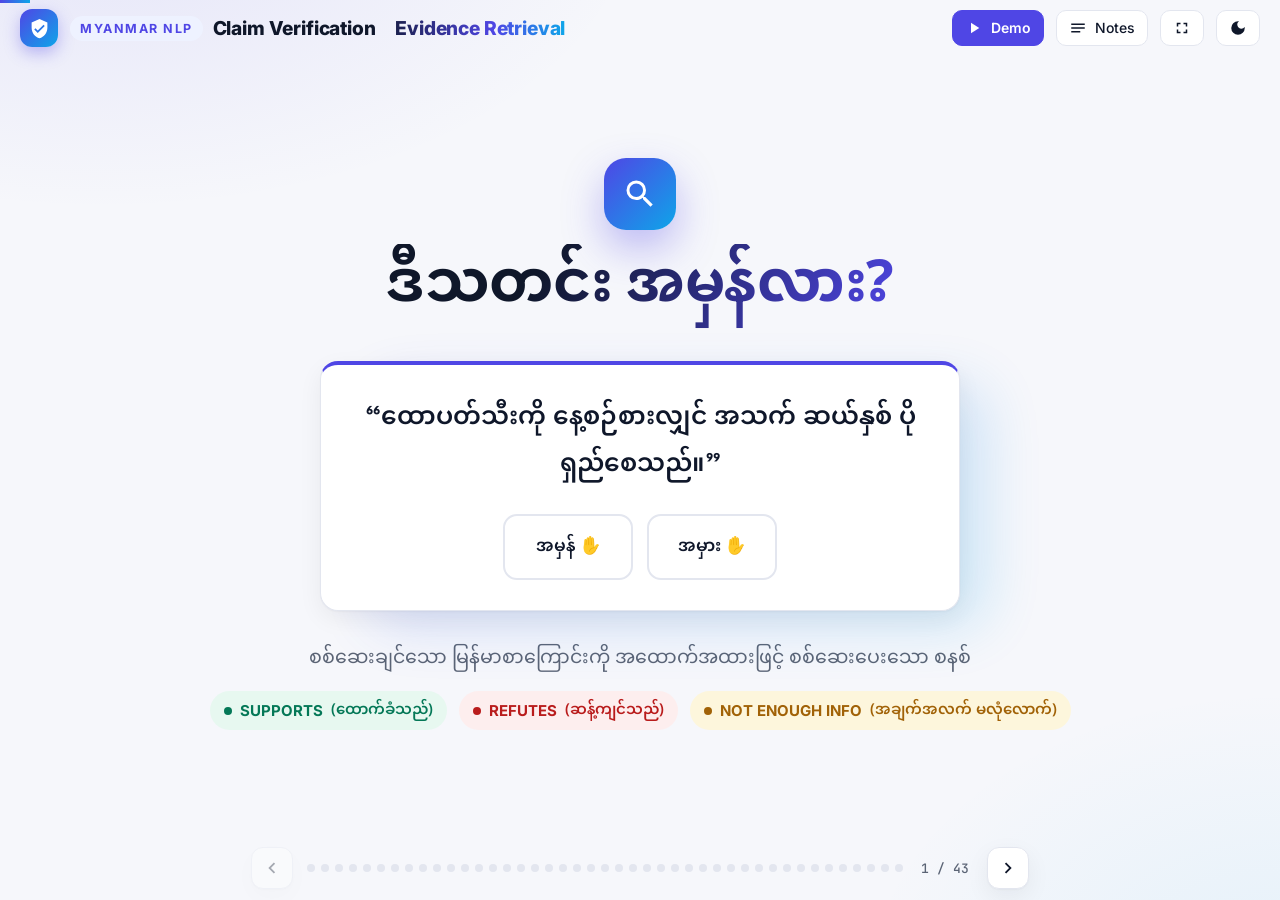
<file: web/static/presentation.html>
<!doctype html>
<html lang="my">
<head>
  <meta charset="utf-8">
  <meta name="viewport" content="width=device-width, initial-scale=1">
  <title>Project Story · MNLP</title>
  <link rel="preconnect" href="https://fonts.googleapis.com">
  <link rel="preconnect" href="https://fonts.gstatic.com" crossorigin>
  <link href="https://fonts.googleapis.com/css2?family=Inter:wght@400;500;600;700;800&family=Noto+Sans+Myanmar:wght@400;500;600;700&family=JetBrains+Mono:wght@400;500&display=swap" rel="stylesheet">
  <link rel="icon" href="data:image/svg+xml,<svg xmlns='http://www.w3.org/2000/svg' viewBox='0 0 32 32'><rect width='32' height='32' rx='8' fill='%234f46e5'/><path d='M16 6l-8 3.5v5.2c0 4.8 3.4 9.3 8 10.3 4.6-1 8-5.5 8-10.3V9.5zm-1.8 13.4-3.4-3.4 1.2-1.2 2.2 2.2 5.4-5.4 1.2 1.2z' fill='white'/></svg>">
  <style>
    :root {
      --bg: #f6f7fb;
      --bg-glow-1: rgba(79, 70, 229, .10);
      --bg-glow-2: rgba(14, 165, 233, .08);
      --surface: #ffffff;
      --surface-2: #f1f3f9;
      --border: #e3e6ef;
      --text: #0f172a;
      --muted: #5b6475;
      --accent: #4f46e5;
      --accent-2: #0ea5e9;
      --accent-soft: #eef2ff;
      --sup: #047857;  --sup-bg: #e7f8f0;
      --ref: #b91c1c;  --ref-bg: #fdeeee;
      --nei: #a16207;  --nei-bg: #fdf6dc;
      --shadow: 0 1px 2px rgba(15, 23, 42, .04), 0 8px 24px rgba(15, 23, 42, .06);
      --radius: 18px;
      --mm: "Noto Sans Myanmar", "Myanmar Text", "Padauk", sans-serif;
      --mono: "JetBrains Mono", ui-monospace, Consolas, monospace;
      --mono-mm: "JetBrains Mono", "Noto Sans Myanmar", "Myanmar Text", "Padauk", ui-monospace, Consolas, monospace;
      color-scheme: light;
    }
    @media (prefers-color-scheme: dark) {
      :root:not([data-theme="light"]) {
        --bg: #0b0e17; --bg-glow-1: rgba(129, 140, 248, .16); --bg-glow-2: rgba(56, 189, 248, .10);
        --surface: #141826; --surface-2: #1b2032; --border: #262c40;
        --text: #e8ebf4; --muted: #9aa3b8;
        --accent: #8b93ff; --accent-2: #38bdf8; --accent-soft: #1f2347;
        --sup: #34d399; --sup-bg: #0e2a22; --ref: #f87171; --ref-bg: #2c1518; --nei: #facc15; --nei-bg: #2a2410;
        --shadow: 0 1px 2px rgba(0, 0, 0, .3), 0 10px 30px rgba(0, 0, 0, .35);
        color-scheme: dark;
      }
    }
    :root[data-theme="dark"] {
      --bg: #0b0e17; --bg-glow-1: rgba(129, 140, 248, .16); --bg-glow-2: rgba(56, 189, 248, .10);
      --surface: #141826; --surface-2: #1b2032; --border: #262c40;
      --text: #e8ebf4; --muted: #9aa3b8;
      --accent: #8b93ff; --accent-2: #38bdf8; --accent-soft: #1f2347;
      --sup: #34d399; --sup-bg: #0e2a22; --ref: #f87171; --ref-bg: #2c1518; --nei: #facc15; --nei-bg: #2a2410;
      --shadow: 0 1px 2px rgba(0, 0, 0, .3), 0 10px 30px rgba(0, 0, 0, .35);
      color-scheme: dark;
    }

    * { box-sizing: border-box; }
    html, body { margin: 0; height: 100%; }
    body {
      font-family: Inter, var(--mm), system-ui, sans-serif;
      background: var(--bg);
      background-image:
        radial-gradient(900px 500px at 8% -10%, var(--bg-glow-1), transparent 60%),
        radial-gradient(700px 500px at 100% 110%, var(--bg-glow-2), transparent 60%);
      background-attachment: fixed;
      color: var(--text);
      font-size: 16px; line-height: 1.6;
      overflow: hidden;
      -webkit-font-smoothing: antialiased;
    }
    .mm, [lang="my"] { font-family: var(--mm); }
    svg { width: 1em; height: 1em; fill: currentColor; flex-shrink: 0; }
    a { color: inherit; }

    /* ---------- top bar ---------- */
    .topbar {
      position: fixed; inset: 0 0 auto 0; z-index: 20; height: 56px;
      display: flex; align-items: center; gap: 12px; padding: 0 20px;
    }
    .brand { display: flex; align-items: center; gap: 12px; min-width: 0; text-decoration: none; letter-spacing: -.01em; }
    .brand-mark { width: 38px; height: 38px; flex: none; border-radius: 12px; display: grid; place-items: center; color: #fff; font-size: 21px;
      background: linear-gradient(135deg, var(--accent), var(--accent-2)); box-shadow: 0 6px 16px rgba(79, 70, 229, .35); transition: transform .2s; }
    .brand:hover .brand-mark { transform: rotate(-6deg) scale(1.05); }
    .brand-text { display: flex; align-items: center; gap: 10px; min-width: 0; }
    .brand-tag { flex: none; font: 700 12.5px Inter, sans-serif; letter-spacing: .12em; text-transform: uppercase; color: var(--accent);
      padding: 5px 10px; border-radius: 999px; background: var(--accent-soft); }
    .brand-name { font: 800 clamp(17px, 1.5vw, 21px) Inter, sans-serif; white-space: nowrap; overflow: hidden; text-overflow: ellipsis;
      background: linear-gradient(90deg, var(--text) 0%, var(--text) 45%, var(--accent) 80%, var(--accent-2)); -webkit-background-clip: text; background-clip: text; color: transparent; }
    .brand-name i { font-style: normal; font-weight: 500; opacity: .7; }
    @media (max-width: 760px) { .brand-name { display: none; } }
    .topbar .spacer { flex: 1; }
    .tb-btn {
      height: 36px; min-width: 36px; padding: 0 12px; border-radius: 10px; border: 1px solid var(--border);
      background: var(--surface); color: var(--text); font: inherit; font-size: 14px; font-weight: 500;
      display: inline-flex; align-items: center; justify-content: center; gap: 8px; cursor: pointer; text-decoration: none;
      transition: border-color .15s, color .15s;
    }
    .tb-btn:hover { border-color: var(--accent); color: var(--accent); }
    .tb-btn.demo-btn { background: var(--accent); border-color: var(--accent); color: #fff; font-weight: 600; }
    .tb-btn.demo-btn:hover { color: #fff; filter: brightness(1.08); }
    .tb-btn[aria-pressed="true"] { background: var(--accent-soft); color: var(--accent); border-color: var(--accent); }
    .tb-btn svg { font-size: 18px; }
    .i-sun { display: none; }
    :root[data-theme="dark"] .i-sun { display: block; }
    :root[data-theme="dark"] .i-moon { display: none; }
    .hide-sm { display: inline; }

    /* ---------- progress ---------- */
    .progress { position: fixed; inset: 0 0 auto 0; height: 3px; z-index: 30; background: transparent; }
    .progress > i { display: block; height: 100%; width: 0; background: linear-gradient(90deg, var(--accent), var(--accent-2)); transition: width .4s ease; }

    /* ---------- deck ---------- */
    .deck { position: fixed; inset: 56px 0 64px 0; }
    .slide {
      position: absolute; inset: 0; overflow-y: auto; overscroll-behavior: contain;
      display: flex; padding: 16px 40px 24px;
      opacity: 0; visibility: hidden; transform: translateX(24px);
      transition: opacity .45s ease, transform .45s ease, visibility 0s linear .45s;
    }
    .slide.before { transform: translateX(-24px); }
    .slide.active { opacity: 1; visibility: visible; transform: none; transition: opacity .45s ease, transform .45s ease, visibility 0s; }
    .frame { width: 100%; min-width: 0; max-width: 1160px; margin: auto; overflow-wrap: anywhere; }

    .kicker {
      display: inline-flex; align-items: center; gap: 8px;
      font-size: 12px; font-weight: 700; letter-spacing: .12em; text-transform: uppercase; color: var(--accent);
      background: var(--accent-soft); padding: 6px 12px; border-radius: 999px; margin-bottom: 14px;
    }
    h1, h2, h3 { margin: 0; letter-spacing: -.01em; }
    h2.title { font-family: var(--mm); font-size: clamp(26px, 3.4vw, 42px); line-height: 1.55; font-weight: 700; margin-bottom: 8px; }
    .lead { font-family: var(--mm); color: var(--muted); font-size: clamp(16px, 1.5vw, 19px); line-height: 1.9; margin: 0 0 28px; max-width: 760px; }

    .card {
      background: var(--surface); border: 1px solid var(--border); border-radius: var(--radius);
      box-shadow: var(--shadow); padding: 22px;
    }
    .grid { display: grid; gap: 18px; }
    .g2 { grid-template-columns: repeat(2, minmax(0, 1fr)); }
    .g3 { grid-template-columns: repeat(3, minmax(0, 1fr)); }
    .g4 { grid-template-columns: repeat(4, minmax(0, 1fr)); }

    .ico {
      width: 48px; height: 48px; border-radius: 14px; display: grid; place-items: center; font-size: 24px;
      background: var(--accent-soft); color: var(--accent); flex: none;
    }
    .ico.sup { background: var(--sup-bg); color: var(--sup); }
    .ico.ref { background: var(--ref-bg); color: var(--ref); }
    .ico.nei { background: var(--nei-bg); color: var(--nei); }
    .card h3 { font-family: var(--mm); font-size: 18px; line-height: 1.8; font-weight: 700; margin: 12px 0 4px; }
    .card p { font-family: var(--mm); color: var(--muted); margin: 0; line-height: 1.9; }

    .label {
      display: inline-flex; align-items: center; gap: 8px; padding: 6px 14px; border-radius: 999px;
      font-family: var(--mm); font-weight: 600; font-size: 15px; line-height: 1.8;
    }
    .label::before { content: ""; width: 8px; height: 8px; border-radius: 50%; background: currentColor; }
    .label.sup { background: var(--sup-bg); color: var(--sup); }
    .label.ref { background: var(--ref-bg); color: var(--ref); }
    .label.nei { background: var(--nei-bg); color: var(--nei); }

    .pill { font-family: var(--mono); font-size: 12.5px; padding: 3px 9px; border-radius: 7px; background: var(--surface-2); border: 1px solid var(--border); white-space: nowrap; }
    .claim {
      font-family: var(--mm); font-size: clamp(18px, 2vw, 24px); font-weight: 600; line-height: 1.9;
    }
    .quote { font-family: var(--mm); line-height: 1.95; padding: 14px 18px; border-radius: 12px; background: var(--surface-2); }
    .callout {
      display: flex; gap: 16px; align-items: center; margin-top: 22px; padding: 18px 22px; border-radius: var(--radius);
      background: var(--accent-soft); color: var(--text); font-family: var(--mm); line-height: 1.9;
    }
    .callout .ico { background: var(--accent); color: #fff; }
    .meta { color: var(--muted); font-size: 14px; }

    /* ---------- slide 1: hero + question ---------- */
    .hero { text-align: center; padding: 20px 0; }
    .hero .badge-ico {
      width: 88px; height: 88px; margin: 6px auto 22px; border-radius: 26px; display: grid; place-items: center; font-size: 44px; color: #fff;
      background: linear-gradient(135deg, var(--accent), var(--accent-2)); box-shadow: 0 18px 40px rgba(79, 70, 229, .35);
    }
    .hero h1 { font-family: var(--mm); font-size: clamp(36px, 5vw, 64px); line-height: 1.5; font-weight: 700;
      background: linear-gradient(120deg, var(--text) 30%, var(--accent)); -webkit-background-clip: text; background-clip: text; color: transparent; }
    .hero .lead { margin: 10px auto 30px; text-align: center; }
    .label .en { font-family: Inter, sans-serif; font-weight: 700; }
    .hero .labels { display: flex; flex-wrap: wrap; gap: 12px; justify-content: center; }

    .hero-split { display: flex; flex-direction: column; align-items: center; gap: 30px; padding: 4px 0; }
    .hero-split .badge-ico { width: 72px; height: 72px; font-size: 36px; border-radius: 22px; margin: 4px auto 14px; }
    .hero-split h1 { font-size: clamp(34px, 4.6vw, 58px); }
    .hero-split .lead { margin: 0 auto 14px; }
    .hero-split .poll { width: 100%; max-width: 640px; }

    .poll { position: relative; text-align: center; }
    .poll::before { content: ""; position: absolute; inset: 10% -4% -6% 8%; border-radius: 28px; z-index: 0;
      background: linear-gradient(135deg, var(--accent), var(--accent-2)); opacity: .18; filter: blur(28px); }
    .poll .card { position: relative; z-index: 1; padding: 30px 28px; border-top: 4px solid var(--accent); }
    .poll .kicker { margin-bottom: 18px; }
    .poll .claim { font-size: clamp(19px, 2vw, 25px); }
    .votes { display: flex; gap: 14px; justify-content: center; margin-top: 24px; flex-wrap: wrap; }
    .vote {
      min-width: 130px; padding: 12px 20px; border-radius: 14px; border: 2px solid var(--border); background: var(--surface);
      font: 600 17px var(--mm); color: var(--text); cursor: pointer; transition: transform .15s, border-color .15s, background .15s;
    }
    .vote:hover { transform: translateY(-2px); }
    .vote.yes.on { border-color: var(--sup); background: var(--sup-bg); color: var(--sup); }
    .vote.no.on { border-color: var(--ref); background: var(--ref-bg); color: var(--ref); }
    .poll .hint { font-family: var(--mm); font-size: 14px; color: var(--muted); margin: 20px 0 0; }
    .slide.active .poll .card { animation: poll-in .7s .15s cubic-bezier(.2, .8, .2, 1) both; }
    @keyframes poll-in { from { opacity: 0; transform: translateY(16px); } to { opacity: 1; transform: none; } }
    @media (prefers-reduced-motion: reduce) { .slide.active .poll .card { animation: none; } }

    /* ---------- slide 2: feed ---------- */
    .feed { display: grid; grid-template-columns: minmax(0, 1.65fr) minmax(0, 1fr); gap: 56px; align-items: center; margin-top: 18px; }
    .feed-posts { display: grid; gap: 22px; }
    .fpost { display: flex; align-items: center; gap: 28px; padding: 24px 32px; border-radius: 14px; background: var(--surface-2);
      transition: transform .25s ease; }
    .fpost:hover { transform: translateX(4px); }
    .fpost-ico { width: 84px; height: 84px; border-radius: 50%; display: grid; place-items: center; flex: none; font-size: 40px;
      background: #1e2a4a; color: #f4b942; }
    .fpost-src { display: block; font: 600 15px Inter, var(--mm); color: var(--muted); }
    .fpost-claim { font-family: var(--mm); font-size: clamp(18px, 1.9vw, 23px); font-weight: 700; line-height: 1.9; }
    .feed-qs { list-style: none; margin: 0; padding: 0; display: grid; gap: 22px; }
    .feed-qs li { display: flex; align-items: center; gap: 22px; font-family: var(--mm); font-size: clamp(18px, 1.9vw, 23px); line-height: 1.7; }
    .feed-qs li::before { content: ""; width: 22px; height: 22px; border-radius: 50%; flex: none; background: var(--dot); }
    .feed-qs .sup { --dot: #2f9466; } .feed-qs .ref { --dot: #d65a40; } .feed-qs .nei { --dot: #6b7487; }
    .feed-note { margin: 34px 0 0; font-family: var(--mm); font-style: italic; font-size: 18px; line-height: 1.8; color: #b5761a; }
    :root[data-theme="dark"] .fpost-ico { background: #2a3760; }
    :root[data-theme="dark"] .feed-note { color: #e0a54a; }
    @media (max-width: 900px) { .feed { grid-template-columns: minmax(0, 1fr); gap: 32px; } }
    @media (max-width: 640px) { .fpost { padding: 16px; gap: 16px; } .fpost-ico { width: 60px; height: 60px; font-size: 28px; } }

    /* ---------- slide 5: steps ---------- */
    .steps { display: grid; grid-template-columns: repeat(4, minmax(0, 1fr)); gap: 18px; position: relative; }
    .step { position: relative; }
    .step .num {
      position: absolute; top: 16px; right: 18px; font: 800 34px var(--mm); color: var(--border); line-height: 1;
    }
    .step:not(:last-child)::after {
      content: ""; position: absolute; top: 46px; right: -16px; width: 14px; height: 14px; z-index: 2;
      border-top: 2px solid var(--accent); border-right: 2px solid var(--accent); transform: rotate(45deg);
    }

    /* ---------- slide 6: task ---------- */
    .task { display: grid; grid-template-columns: minmax(0, 1fr) auto minmax(0, 1.2fr); gap: 22px; align-items: center; }
    .task .inputs { display: grid; gap: 16px; }
    .task .engine {
      width: 110px; height: 110px; border-radius: 50%; display: grid; place-items: center; text-align: center;
      background: linear-gradient(135deg, var(--accent), var(--accent-2)); color: #fff; font: 700 16px var(--mm);
      box-shadow: 0 16px 36px rgba(79, 70, 229, .3);
    }
    .task .outputs { display: grid; gap: 12px; }
    .out { display: grid; grid-template-columns: 210px 1fr; gap: 18px; align-items: center; padding: 14px 18px; }
    .out .badge { padding: 8px 14px; border-radius: 8px; font: 800 17px Inter, sans-serif; letter-spacing: .02em; text-transform: uppercase; white-space: nowrap; }
    .out.sup .badge { background: var(--sup-bg); color: var(--sup); }
    .out.ref .badge { background: var(--ref-bg); color: var(--ref); }
    .out.nei .badge { background: var(--nei-bg); color: var(--nei); }
    .out .lbl { font-family: var(--mm); font-size: 17px; color: var(--text); }
    .tag { font-size: 11px; font-weight: 700; letter-spacing: .1em; text-transform: uppercase; color: var(--muted); }

    /* ---------- slide 7: data ---------- */
    .stat .big { font: 800 clamp(40px, 5vw, 60px) var(--mm); line-height: 1.9; padding: 4px 0 2px; margin-bottom: 4px;
      background: linear-gradient(120deg, var(--accent), var(--accent-2)); -webkit-background-clip: text; background-clip: text; color: transparent; }
    .stat .lbl { font-family: var(--mm); color: var(--muted); }
    .bars { display: grid; gap: 10px; }
    .bar { display: grid; grid-template-columns: 120px 1fr 32px; gap: 12px; align-items: center; font-family: var(--mm); }
    .bar .track { height: 12px; border-radius: 99px; background: var(--surface-2); overflow: hidden; }
    .bar .fill { height: 100%; border-radius: 99px; background: linear-gradient(90deg, var(--accent), var(--accent-2)); width: 0; transition: width 1s cubic-bezier(.2, .8, .2, 1); }
    .bar b { text-align: right; font-variant-numeric: tabular-nums; }

    /* ---------- data files (one per slide) ---------- */
    .pill.fn { font-size: .55em; vertical-align: middle; padding: 4px 12px; border-radius: 10px; color: var(--accent); background: var(--accent-soft); border-color: transparent; }
    .df { display: grid; grid-template-columns: minmax(0, 300px) minmax(0, 1fr); gap: 32px; align-items: center; margin-top: 18px; }
    .df-hero { text-align: center; padding: 36px 24px; }
    .df-ico { width: 104px; height: 104px; margin: 0 auto 14px; border-radius: 30px; display: grid; place-items: center; font-size: 52px; color: #fff;
      background: linear-gradient(135deg, var(--accent), var(--accent-2)); box-shadow: 0 16px 36px rgba(79, 70, 229, .3); }
    .df-hero.sup .df-ico { background: linear-gradient(135deg, #059669, #34d399); box-shadow: 0 16px 36px rgba(5, 150, 105, .3); }
    .df-hero.ref .df-ico { background: linear-gradient(135deg, #dc2626, #fb7185); box-shadow: 0 16px 36px rgba(220, 38, 38, .3); }
    .df-word { font: 700 30px var(--mm); line-height: 1.8; }
    .df-count { font-family: var(--mm); color: var(--muted); }
    .df-lead { font-family: var(--mm); font-size: clamp(19px, 2vw, 24px); font-weight: 600; line-height: 1.9; margin: 0 0 16px; }
    .df-pts { list-style: none; margin: 0; padding: 0; display: grid; gap: 10px; }
    .df-pts li { display: flex; gap: 12px; align-items: flex-start; font-family: var(--mm); font-size: 17px; line-height: 1.9; }
    .df-pts svg { color: var(--sup); font-size: 20px; margin-top: 7px; }
    .df-table { padding: 0; overflow-x: auto; }
    .df-table table { width: 100%; border-collapse: collapse; }
    .df-table th { text-align: left; font: 600 12.5px var(--mono); color: var(--accent); background: var(--accent-soft); padding: 10px 14px; white-space: nowrap; }
    .df-table td { font-family: var(--mm); font-size: 15px; line-height: 1.9; padding: 12px 14px; vertical-align: top; }
    .df-table td:first-child { font: 500 13px var(--mono); white-space: nowrap; }
    .df-table .q { font: 700 20px Inter; color: var(--ref); }
    .label.sm { padding: 0 8px; font-size: 11.5px; font-family: Inter; line-height: 1.9; white-space: nowrap; }
    .label.sm::before { width: 6px; height: 6px; }
    @media (max-width: 980px) { .df { grid-template-columns: minmax(0, 1fr); gap: 20px; } .df-hero { padding: 24px; } }

    /* ---------- slide 9: roadmap ---------- */
    .road { display: grid; grid-template-columns: repeat(3, minmax(0, 1fr)); gap: 18px; counter-reset: r; }
    .road .card { position: relative; padding-top: 26px; }
    .road .n { font: 800 13px Inter; letter-spacing: .1em; color: var(--accent); }
    .road h3 { font-family: Inter, var(--mm); font-size: 22px; }
    .road .sub { font-family: var(--mm); font-weight: 600; color: var(--text); margin-bottom: 4px; }

    /* ---------- slides 9-11: cases ---------- */
    .case { display: grid; grid-template-columns: minmax(0, 1fr) minmax(0, 1.25fr); gap: 18px; }
    .case .src { display: flex; align-items: center; gap: 12px; margin-bottom: 14px; }
    .case .src b { font-family: var(--mm); }
    .case .verdict { display: flex; flex-direction: column; gap: 14px; }
    .case .doc { display: flex; align-items: center; gap: 10px; flex-wrap: wrap; font-family: var(--mm); }
    .case .why { font-family: var(--mm); line-height: 1.9; padding: 14px 18px; border-radius: 12px; }
    .case .why.sup { background: var(--sup-bg); } .case .why.ref { background: var(--ref-bg); } .case .why.nei { background: var(--nei-bg); }
    .conf { display: flex; align-items: center; gap: 12px; }
    .conf .track { flex: 1; height: 8px; border-radius: 99px; background: var(--surface-2); overflow: hidden; }
    .conf .fill { height: 100%; border-radius: 99px; width: 0; transition: width 1s cubic-bezier(.2, .8, .2, 1); }
    .conf.sup .fill { background: var(--sup); } .conf.ref .fill { background: var(--ref); } .conf.nei .fill { background: var(--nei); }
    .conf span { font-family: var(--mono); font-size: 13px; }
    mark { background: var(--ref-bg); color: var(--ref); padding: 0 4px; border-radius: 4px; font-weight: 700; }
    mark.ok { background: var(--sup-bg); color: var(--sup); }

    /* ---------- slides 12-13: pipelines ---------- */
    .phead { display: flex; align-items: flex-start; justify-content: space-between; gap: 16px; flex-wrap: wrap; }
    .score { text-align: right; }
    .score .big { font: 800 44px Inter; line-height: 1; }
    .score.bad .big { color: var(--ref); } .score.good .big { color: var(--sup); }
    .flow { display: flex; gap: 0; align-items: stretch; margin: 6px 0 22px; overflow-x: auto; padding-bottom: 4px; }
    .flow .node { flex: 1; min-width: 120px; padding: 14px 14px; background: var(--surface); border: 1px solid var(--border); border-radius: 14px; box-shadow: var(--shadow); }
    .flow .node b { display: block; font-size: 13.5px; line-height: 1.4; }
    .flow .node > span { display: block; font-family: var(--mm); font-size: 13.5px; color: var(--muted); margin-top: 4px; }
    .flow .arrow { display: grid; place-items: center; color: var(--accent); font-size: 20px; padding: 0 4px; flex: none; }
    .vs { display: grid; gap: 12px; }
    .vs .row { display: flex; align-items: center; gap: 14px; justify-content: space-between; padding: 14px 18px; border-radius: 12px; background: var(--surface-2); }
    .vs .row .claim { font-size: 17px; }
    .nb-box { display: grid; grid-template-columns: minmax(0, 1fr) 160px; gap: 18px; align-items: center; }
    .nb-out { text-align: center; padding: 18px; border-radius: 14px; background: var(--ref-bg); color: var(--ref); font-family: var(--mm); font-weight: 700; }
    .nb-out svg { font-size: 28px; display: block; margin: 0 auto 6px; }
    .topk { display: grid; gap: 10px; }
    .topk .hit { display: grid; grid-template-columns: 26px 92px 1fr 48px; gap: 10px; align-items: center; }
    .topk .rank { width: 26px; height: 26px; border-radius: 8px; display: grid; place-items: center; font-weight: 700; font-size: 13px; background: var(--surface-2); }
    .topk .hit:first-child .rank { background: var(--accent); color: #fff; }
    .topk .track { height: 10px; border-radius: 99px; background: var(--surface-2); overflow: hidden; }
    .topk .fill { height: 100%; width: 0; border-radius: 99px; background: linear-gradient(90deg, var(--accent), var(--accent-2)); transition: width 1s cubic-bezier(.2, .8, .2, 1); }
    .topk .hit b { font-family: var(--mono); font-size: 13px; text-align: right; }
    .rules { list-style: none; margin: 0; padding: 0; display: grid; gap: 8px; counter-reset: rule; }
    .rules li { counter-increment: rule; display: grid; grid-template-columns: 28px 1fr; gap: 12px; align-items: center; font-family: var(--mm); line-height: 1.7; padding: 8px 12px; border-radius: 10px; background: var(--surface-2); }
    .rules li::before { content: counter(rule); width: 28px; height: 28px; border-radius: 8px; display: grid; place-items: center; background: var(--accent-soft); color: var(--accent); font: 700 13px Inter; }
    .sec-t { font-size: 12px; font-weight: 700; letter-spacing: .1em; text-transform: uppercase; color: var(--muted); margin: 0 0 12px; font-family: Inter, var(--mm); }

    /* ---------- slide 15: why hard ---------- */
    .hard .card { display: flex; flex-direction: column; }
    .hard .demo { margin: 14px 0; padding: 14px; border-radius: 12px; background: var(--surface-2); font-family: var(--mm); line-height: 1.9; }
    .hard .demo code { font-family: var(--mono); font-size: 12.5px; display: block; line-height: 1.7; color: var(--muted); }
    .hard .seg span { display: inline-block; padding: 0 6px; margin: 2px; border-radius: 6px; background: var(--accent-soft); color: var(--accent); }
    .hard .fix { margin-top: auto; display: flex; gap: 10px; align-items: flex-start; font-family: var(--mm); font-size: 14.5px; line-height: 1.8; padding: 12px 14px; border-radius: 12px; background: var(--sup-bg); color: var(--text); }
    .hard .fix svg { color: var(--sup); font-size: 18px; margin-top: 5px; }

    /* ---------- problem → goal (illustrated) ---------- */
    .pg { display: grid; grid-template-columns: minmax(0, 1fr) auto minmax(0, 1fr); gap: 18px; align-items: stretch; margin-top: 18px; }
    .pg-card { display: flex; flex-direction: column; padding: 0; overflow: hidden; transition: transform .3s ease, box-shadow .3s ease; }
    .pg-card:hover { transform: translateY(-4px); box-shadow: 0 2px 4px rgba(15, 23, 42, .05), 0 18px 40px rgba(15, 23, 42, .12); }
    .pg-art { padding: 14px; background: linear-gradient(180deg, var(--accent-soft), transparent); }
    .pg-card.prob .pg-art { background: linear-gradient(180deg, var(--ref-bg), transparent); }
    .pg-art img { display: block; width: 100%; max-width: 100%; height: auto; aspect-ratio: 1276 / 804; object-fit: contain;
      border-radius: 14px; background: #fff; box-shadow: 0 1px 2px rgba(15, 23, 42, .06), 0 8px 22px rgba(15, 23, 42, .08);
      transition: transform .5s ease; }
    .pg-card:hover .pg-art img { transform: scale(1.02); }
    .slide.active .pg-art img { animation: pg-in .7s cubic-bezier(.2, .8, .2, 1) both; }
    .slide.active .pg-card.goal .pg-art img { animation-delay: .15s; }
    @keyframes pg-in { from { opacity: 0; transform: translateY(10px) scale(.98); } to { opacity: 1; transform: none; } }
    .pg-body { padding: 16px 22px 22px; flex: 1; }
    .pg-tag { display: inline-flex; align-items: center; gap: 8px; font: 700 13px var(--mm); margin-bottom: 4px; padding: 2px 12px; border-radius: 999px; }
    .pg-tag svg { font-size: 16px; }
    .pg-card.prob .pg-tag { color: var(--ref); background: var(--ref-bg); } .pg-card.goal .pg-tag { color: var(--sup); background: var(--sup-bg); }
    .pg-body p { font-family: var(--mm); font-size: clamp(15px, 1.35vw, 17px); line-height: 2; margin: 6px 0 0; color: var(--text); }
    .pg-body p b { color: var(--accent); font-weight: 700; }
    .pg-arrow { display: grid; place-items: center; }
    .pg-arrow span { width: 52px; height: 52px; border-radius: 50%; display: grid; place-items: center; color: #fff; font-size: 26px;
      background: linear-gradient(135deg, var(--accent), var(--accent-2)); box-shadow: 0 12px 28px rgba(79, 70, 229, .3); }
    @media (prefers-reduced-motion: reduce) { .slide.active .pg-art img { animation: none; } .pg-card, .pg-art img { transition: none; } }
    @media (max-width: 900px) { .pg { grid-template-columns: minmax(0, 1fr); } .pg-arrow span { transform: rotate(90deg); } }

    .tau { font-family: "Cambria Math", Cambria, "Times New Roman", serif; font-style: italic; font-weight: inherit; text-transform: none; letter-spacing: 0; }
    /* ---------- RAG deep-dive (Part 2) ---------- */
    .rg-head { display: flex; align-items: flex-start; justify-content: space-between; gap: 16px 24px; margin-bottom: 18px; }
    .rg-head > div:first-child { flex: 1; min-width: 0; }
    .rg-head > .rg-stage, .rg-head > .rg-rag { flex: none; margin-top: 4px; }
    .rg-head .lead { margin-bottom: 0; max-width: none; }
    .rg-stage { display: inline-flex; gap: 4px; padding: 4px; border-radius: 999px; background: var(--surface); border: 1px solid var(--border); box-shadow: var(--shadow); }
    .rg-stage > span { font: 700 11px Inter, sans-serif; letter-spacing: .08em; text-transform: uppercase; padding: 6px 12px; border-radius: 999px; color: var(--muted); white-space: nowrap; }
    .rg-stage > span.on { color: #fff; background: linear-gradient(135deg, var(--accent), var(--accent-2)); }
    .rg-rag { display: inline-flex; gap: 8px; }
    .rg-rag span { width: 34px; height: 34px; border-radius: 50%; display: grid; place-items: center; font: 800 14px Inter, sans-serif; color: var(--muted); background: var(--surface); border: 1px solid var(--border); }
    .rg-rag span.on { color: #fff; border-color: transparent; background: linear-gradient(135deg, var(--accent), var(--accent-2)); box-shadow: 0 8px 20px rgba(79, 70, 229, .3); }
    .rg-grad { background: linear-gradient(120deg, var(--accent), var(--accent-2)); -webkit-background-clip: text; background-clip: text; color: transparent; }

    .rg-code { background: #0f172a; color: #e2e8f0; border-radius: var(--radius); padding: 18px 20px; font: 13px/1.75 var(--mono); white-space: pre; overflow-x: auto; box-shadow: var(--shadow); margin: 0; }
    .rg-code .c { color: #94a3b8; }
    .rg-code .k { color: #a5b4fc; }
    .rg-code .f { color: #7dd3fc; }
    .rg-code .r { color: #fca5a5; } .rg-code .s { color: #6ee7b7; } .rg-code .n { color: #fde68a; }
    .rg-code .file { display: block; color: #94a3b8; font-size: 11.5px; letter-spacing: .04em; margin-bottom: 8px; padding-bottom: 8px; border-bottom: 1px solid rgba(148, 163, 184, .2); }
    :root[data-theme="dark"] .rg-code { background: #070a12; border: 1px solid var(--border); }

    .rg-mini { font: 700 11px Inter, var(--mm); letter-spacing: .1em; text-transform: uppercase; color: var(--accent); margin-bottom: 6px; }
    .rg-mm { font-family: var(--mm); line-height: 1.9; }

    /* 1 · intro */
    .rg-intro { display: grid; grid-template-columns: minmax(0, 1.1fr) minmax(0, 1fr); gap: 48px; align-items: center; }
    .rg-intro h1 { font-size: clamp(38px, 5.4vw, 66px); line-height: 1.12; font-weight: 800; letter-spacing: -.025em; margin: 8px 0 0; }
    .rg-intro h1 .rg-grad { display: inline-block; }
    .rg-letters { display: grid; gap: 16px; }
    .rg-letter { display: flex; align-items: center; gap: 18px; padding: 16px 20px; }
    .rg-letter .big { width: 64px; height: 64px; flex: none; border-radius: 20px; display: grid; place-items: center; color: #fff; font: 800 30px Inter, sans-serif;
      background: linear-gradient(135deg, var(--accent), var(--accent-2)); box-shadow: 0 12px 28px rgba(79, 70, 229, .28); }
    .rg-letter b { display: block; font-family: var(--mm); font-size: 17px; line-height: 1.8; }
    .rg-letter div > span { display: block; font-family: var(--mm); color: var(--muted); font-size: 14.5px; line-height: 1.8; }
    .slide.active .rg-letter { animation: rg-up .6s cubic-bezier(.2, .8, .2, 1) both; }
    .slide.active .rg-letter:nth-child(2) { animation-delay: .1s; } .slide.active .rg-letter:nth-child(3) { animation-delay: .2s; }
    @keyframes rg-up { from { opacity: 0; transform: translateY(12px); } to { opacity: 1; transform: none; } }

    /* 2 · four steps */
    .rg-steps { display: grid; grid-template-columns: repeat(4, minmax(0, 1fr)); gap: 18px; margin-top: 8px; }
    .rg-step { position: relative; padding: 20px; }
    .rg-step .top { display: flex; justify-content: space-between; align-items: center; margin-bottom: 10px; }
    .rg-step .no { width: 30px; height: 30px; border-radius: 10px; display: grid; place-items: center; font: 800 14px Inter; background: var(--accent-soft); color: var(--accent); }
    .rg-step .task { font: 700 10.5px Inter; letter-spacing: .12em; color: var(--muted); padding: 3px 8px; border-radius: 6px; background: var(--surface-2); }
    .rg-step h3 { font: 700 19px Inter, var(--mm); margin: 0 0 4px; line-height: 1.5; }
    .rg-step p { margin: 0; }
    .rg-step:not(:last-child)::after { content: ""; position: absolute; top: 50%; right: -15px; width: 12px; height: 12px; z-index: 2;
      border-top: 2px solid var(--accent); border-right: 2px solid var(--accent); transform: translateY(-50%) rotate(45deg); }
    .rg-step.hot { background: linear-gradient(135deg, var(--accent), var(--accent-2)); border-color: transparent; color: #fff; }
    .rg-step.hot p, .rg-step.hot .task { color: rgba(255, 255, 255, .85); }
    .rg-step.hot .task { background: rgba(255, 255, 255, .18); }
    .rg-step.hot .no { background: rgba(255, 255, 255, .22); color: #fff; }
    .rg-example { display: flex; align-items: center; gap: 18px; margin-top: 26px; padding: 20px 24px; }
    .rg-example .claim { font-size: clamp(19px, 2vw, 24px); }

    /* section dividers */
    .rg-sec { display: grid; grid-template-columns: minmax(0, 1.2fr) minmax(0, 1fr); gap: 44px; align-items: center; }
    .rg-sec.solo { grid-template-columns: minmax(0, 1fr); }
    .rg-sec .num { font: 800 clamp(64px, 9vw, 120px) Inter, sans-serif; line-height: 1; letter-spacing: -.04em; }
    .rg-sec h2 { font: 800 clamp(36px, 5vw, 60px) Inter, sans-serif; letter-spacing: -.02em; margin: 6px 0 10px; }
    .rg-sec .lead { margin-bottom: 18px; }
    .rg-sec .rg-rag { margin-bottom: 22px; }
    .rg-shot { padding: 10px; }
    .rg-shot img { display: block; width: 100%; height: auto; border-radius: 12px; background: #fff; }
    .rg-list { list-style: none; margin: 0; padding: 0; display: grid; gap: 12px; counter-reset: rgl; }
    .rg-list li { counter-increment: rgl; display: flex; align-items: center; gap: 14px; padding: 14px 18px; font-family: var(--mm); font-size: 16.5px; line-height: 1.8; }
    .rg-list li::before { content: counter(rgl); width: 32px; height: 32px; flex: none; border-radius: 10px; display: grid; place-items: center;
      font: 800 14px Inter; color: #fff; background: linear-gradient(135deg, var(--accent), var(--accent-2)); }
    .rg-formula { display: flex; flex-wrap: wrap; align-items: center; gap: 10px; margin-top: 30px; }
    .rg-formula .chip { padding: 10px 18px; border-radius: 12px; background: var(--surface); border: 1px solid var(--border); box-shadow: var(--shadow); font: 600 14.5px Inter; }
    .rg-formula .op { font: 700 20px Inter; color: var(--accent); }
    .rg-formula .chip.out { color: #fff; border-color: transparent; background: linear-gradient(135deg, var(--accent), var(--accent-2)); }

    /* 4 · cosine */
    .rg-two { display: grid; grid-template-columns: minmax(0, 1.05fr) minmax(0, 1fr); gap: 18px; align-items: stretch; }
    .rg-stack { display: grid; gap: 14px; align-content: start; }
    .rg-vec { display: flex; flex-direction: column; }
    .rg-vec svg { width: 100%; height: auto; flex: 1; fill: none; }
    .rg-vec .ax { stroke: var(--border); stroke-width: 1.5; }
    .rg-vec .v1 { stroke: var(--accent); } .rg-vec .v2 { stroke: var(--sup); } .rg-vec .v3 { stroke: var(--muted); }
    .rg-vec .v1, .rg-vec .v2, .rg-vec .v3 { stroke-width: 3; stroke-linecap: round; }
    .rg-vec .h1 { fill: var(--accent); } .rg-vec .h2 { fill: var(--sup); } .rg-vec .h3 { fill: var(--muted); }
    .rg-vec text { font: 600 13px Inter, sans-serif; }
    .rg-vec .t1 { fill: var(--accent); } .rg-vec .t2 { fill: var(--sup); } .rg-vec .t3 { fill: var(--muted); }
    .rg-vec .arc { stroke: var(--accent-2); stroke-width: 1.5; stroke-dasharray: 4 4; }
    .rg-vec .o { fill: var(--text); }
    .slide.active .rg-vec .v1, .slide.active .rg-vec .v2, .slide.active .rg-vec .v3 { stroke-dasharray: 400; animation: rg-draw 1s ease both; }
    .slide.active .rg-vec .v2 { animation-delay: .15s; } .slide.active .rg-vec .v3 { animation-delay: .3s; }
    @keyframes rg-draw { from { stroke-dashoffset: 400; } to { stroke-dashoffset: 0; } }
    .rg-eq { background: var(--accent-soft); border-color: transparent; box-shadow: none; }
    .rg-eq .math { font: 600 clamp(15px, 1.5vw, 19px) var(--mono); color: var(--text); margin: 6px 0 10px; overflow-x: auto; white-space: nowrap; }
    .rg-eq p { font-size: 14.5px; }
    .rg-note { display: flex; gap: 14px; align-items: flex-start; padding: 16px 18px; }
    .rg-note .ico { width: 40px; height: 40px; font-size: 20px; border-radius: 12px; }
    .rg-note p { font-size: 15px; }

    /* 5 · top-k */
    .rg-chart .sec-t { margin-bottom: 18px; }
    .rg-hbars { display: grid; gap: 16px; }
    .rg-hbar { display: grid; grid-template-columns: 82px 1fr 52px; gap: 12px; align-items: center; }
    .rg-hbar .track { height: 30px; border-radius: 10px; background: var(--surface-2); overflow: hidden; }
    .rg-hbar .rg-fill { height: 100%; width: 0; border-radius: 10px; background: color-mix(in srgb, var(--muted) 45%, transparent); transition: width 1s cubic-bezier(.2, .8, .2, 1); }
    .rg-hbar.top .rg-fill { background: linear-gradient(90deg, var(--accent), var(--accent-2)); }
    .rg-hbar b { font: 700 14px var(--mono); text-align: right; }
    .rg-hbar.top b { color: var(--accent); }
    .rg-ok { display: flex; gap: 10px; align-items: center; margin-top: 18px; padding: 12px 14px; border-radius: 12px; background: var(--sup-bg); color: var(--sup); font: 600 15px var(--mm); line-height: 1.8; }
    .rg-ok svg { font-size: 20px; }
    .rg-docs { display: grid; gap: 10px; }
    .rg-doc { display: grid; grid-template-columns: 34px 1fr; gap: 14px; align-items: start; padding: 14px 16px; }
    .rg-doc .rk { width: 34px; height: 34px; border-radius: 10px; display: grid; place-items: center; font: 800 15px Inter; background: var(--surface-2); color: var(--muted); }
    .rg-doc.win { border-color: var(--accent); box-shadow: 0 0 0 3px var(--accent-soft), var(--shadow); }
    .rg-doc.win .rk { background: linear-gradient(135deg, var(--accent), var(--accent-2)); color: #fff; }
    .rg-doc .id { font: 600 12px var(--mono); color: var(--muted); }
    .rg-doc p { color: var(--text); font-size: 15px; line-height: 1.85; }
    .rg-doc mark { background: var(--accent-soft); color: var(--accent); }

    /* 6 · threshold */
    .rg-why { display: grid; grid-template-columns: repeat(2, minmax(0, 1fr)); gap: 18px; margin-bottom: 18px; }
    .rg-why .card { display: flex; gap: 14px; align-items: flex-start; padding: 18px; }
    .rg-why .ico { width: 42px; height: 42px; font-size: 21px; border-radius: 12px; }
    .rg-why p { font-size: 15px; }
    .rg-why .rg-mini { font-size: 17px; letter-spacing: .04em; margin-bottom: 8px; }
    .rg-line { position: relative; padding: 0; overflow: hidden; }
    .rg-zones { position: relative; height: 230px; display: grid; grid-template-columns: 48% 52%; }
    .rg-zones .z { padding: 14px 18px; font: 700 11.5px Inter, var(--mm); letter-spacing: .1em; text-transform: uppercase; }
    .rg-zones .z.nei { background: var(--nei-bg); color: var(--nei); }
    .rg-zones .z.ev { background: var(--accent-soft); color: var(--accent); }
    .rg-tau { position: absolute; top: 0; bottom: 0; left: 48%; border-left: 2px dashed var(--accent); }
    .rg-tau > span { position: absolute; top: 44px; left: 8px; font: 700 13px var(--mono); color: var(--accent); white-space: nowrap; }
    .rg-axis { position: absolute; left: 0; right: 0; top: 150px; height: 2px; background: var(--text); opacity: .7; }
    .rg-pt { position: absolute; top: 150px; transform: translate(-50%, -50%); }
    .rg-pt i { display: block; width: 18px; height: 18px; border-radius: 50%; border: 3px solid var(--surface); box-shadow: 0 0 0 1px var(--border), 0 4px 10px rgba(15, 23, 42, .2); }
    .rg-pt.p1 i { background: var(--nei); } .rg-pt.p2 i { background: var(--accent); } .rg-pt.p3 i { background: var(--ref); }
    .rg-pt .up, .rg-pt .dn { position: absolute; left: 50%; transform: translateX(-50%); text-align: center; white-space: nowrap; }
    .rg-pt .up { bottom: 26px; font: 600 13px/1.7 var(--mm); }
    .rg-pt .dn { top: 24px; font: 600 12px/1.5 var(--mono); color: var(--muted); }
    .rg-pt .dn b { display: block; font-size: 14px; color: var(--text); }
    .rg-claim { display: flex; align-items: center; gap: 14px; margin-top: 16px; padding: 14px 20px; border-left: 4px solid var(--nei); }
    .rg-claim .dot { flex: none; width: 14px; height: 14px; border-radius: 50%; background: var(--nei); box-shadow: 0 0 0 4px var(--nei-bg); }
    .rg-claim q { flex: 1; font: 600 17px/1.8 var(--mm); color: var(--text); quotes: "“" "”"; }
    .rg-claim .tag { flex: none; padding: 4px 12px; border-radius: 999px; background: var(--nei-bg); color: var(--nei); font: 700 12px Inter; letter-spacing: .04em; white-space: nowrap; }
    .rg-pt.p1 .up { color: var(--nei); } .rg-pt.p2 .up { color: var(--accent); } .rg-pt.p3 .up { color: var(--ref); }
    .slide.active .rg-pt { animation: rg-pop .5s cubic-bezier(.2, .8, .2, 1) both; }
    .slide.active .rg-pt.p2 { animation-delay: .15s; } .slide.active .rg-pt.p3 { animation-delay: .3s; }
    @keyframes rg-pop { from { opacity: 0; transform: translate(-50%, -30%); } to { opacity: 1; transform: translate(-50%, -50%); } }
    .rg-ticks { display: flex; justify-content: space-between; padding: 8px 2px 10px; font: 500 12px var(--mono); color: var(--muted); }

    /* 7 · metrics */
    .rg-stats { display: grid; grid-template-columns: repeat(3, minmax(0, 1fr)); gap: 18px; }
    .rg-stat .k { font: 800 13px Inter; letter-spacing: .1em; color: var(--accent); }
    .rg-stat .v { font: 800 clamp(40px, 4.6vw, 58px) Inter, sans-serif; letter-spacing: -.02em; line-height: 1.15; margin: 4px 0 2px; }
    .rg-stat .s { font: 500 13px var(--mm); color: var(--muted); }
    .rg-stat p { margin-top: 10px; color: var(--text); font-size: 15px; }
    .rg-stat.lead-card { background: linear-gradient(135deg, var(--accent), var(--accent-2)); border-color: transparent; color: #fff; }
    .rg-stat.lead-card .k, .rg-stat.lead-card .s, .rg-stat.lead-card p { color: rgba(255, 255, 255, .9); }
    .rg-mrr { display: grid; grid-template-columns: minmax(0, 1fr) minmax(0, 1.2fr); gap: 18px; margin-top: 18px; align-items: stretch; }
    .rg-ranks { display: grid; grid-template-columns: repeat(4, minmax(0, 1fr)); gap: 10px; }
    .rg-ranks div { text-align: center; }
    .rg-ranks small { display: block; font: 500 13px var(--mm); color: var(--muted); margin-bottom: 6px; }
    .rg-ranks b { display: block; padding: 12px 0; border-radius: 12px; font: 800 20px Inter; background: var(--surface-2); }
    .rg-ranks div:first-child b { color: #fff; background: linear-gradient(135deg, var(--accent), var(--accent-2)); }
    .rg-mrr .rg-code { display: flex; align-items: center; justify-content: center; white-space: normal; font-size: clamp(16px, 1.4vw, 20px); font-weight: 600; line-height: 1.6; text-align: center; }

    /* 9 · augmentation */
    .rg-aug { display: grid; grid-template-columns: minmax(0, 1fr) auto minmax(0, 1.4fr); gap: 18px; align-items: stretch; margin-top: 6px; }
    .rg-aug .plus { align-self: center; width: 52px; height: 52px; border-radius: 50%; display: grid; place-items: center; color: #fff; font: 700 28px Inter;
      background: linear-gradient(135deg, var(--accent), var(--accent-2)); box-shadow: 0 12px 28px rgba(79, 70, 229, .3); }
    .rg-aug .card { padding: 24px; }
    .rg-aug .claim { font-size: clamp(18px, 1.9vw, 22px); }
    .rg-sent { font-family: var(--mm); font-size: 17px; line-height: 1.95; padding: 12px 16px; border-radius: 12px; background: var(--surface-2); }
    .rg-sent + .rg-sent { margin-top: 10px; }
    .rg-sent.key { background: var(--sup-bg); }
    .rg-aug .card.c { background: var(--ref-bg); border-color: transparent; }

    /* 11 · rules */
    .rg-rules { display: grid; grid-template-columns: minmax(0, 1.6fr) minmax(0, 1fr); gap: 18px; align-items: start; }
    .rg-table { padding: 0; overflow: hidden; }
    .rg-table table { width: 100%; border-collapse: collapse; }
    .rg-table th { text-align: left; font: 700 12px Inter, var(--mm); letter-spacing: .04em; color: var(--accent); background: var(--accent-soft); padding: 11px 14px; }
    .rg-table td { font-family: var(--mm); font-size: 14.5px; line-height: 1.8; padding: 10px 14px; border-top: 1px solid var(--border); vertical-align: middle; }
    .rg-table td.n { width: 44px; }
    .rg-table td.n span { width: 26px; height: 26px; border-radius: 8px; display: grid; place-items: center; font: 700 12.5px Inter; background: var(--surface-2); }
    .rg-table tr.hit td { background: var(--accent-soft); }
    .rg-table tr.hit td.n span { background: linear-gradient(135deg, var(--accent), var(--accent-2)); color: #fff; }
    .rg-table .label.sm { font-size: 11px; }

    /* 12 · explanation */
    .rg-expl { display: grid; gap: 12px; }
    .rg-row { display: grid; grid-template-columns: 52px 200px 1fr; gap: 18px; align-items: center; padding: 16px 20px; }
    .rg-row .ico { width: 44px; height: 44px; font-size: 22px; border-radius: 13px; }
    .rg-row b { display: block; font: 700 16px var(--mm); line-height: 1.7; }
    .rg-row small { display: block; font: 500 13px var(--mm); color: var(--muted); line-height: 1.7; }
    .rg-row .say { font-family: var(--mm); font-size: 16.5px; line-height: 1.95; }
    .rg-row.final { background: var(--ref-bg); border-color: transparent; }
    .rg-row.final .say { font: 800 20px Inter, var(--mm); color: var(--ref); }
    .slide.active .rg-row { animation: rg-up .5s cubic-bezier(.2, .8, .2, 1) both; }
    .slide.active .rg-row:nth-child(2) { animation-delay: .08s; } .slide.active .rg-row:nth-child(3) { animation-delay: .16s; } .slide.active .rg-row:nth-child(4) { animation-delay: .24s; }

    /* 13 · NB vs RAG */
    .rg-cmp { display: grid; grid-template-columns: minmax(0, .9fr) minmax(0, 1.25fr); gap: 18px; align-items: start; }
    .rg-cols { display: flex; justify-content: space-around; align-items: flex-end; gap: 18px; height: 170px; padding: 0 6px; border-bottom: 2px solid var(--border); }
    .rg-grp { display: flex; align-items: flex-end; gap: 8px; height: 100%; }
    .rg-col { width: 44px; height: 100%; display: flex; flex-direction: column; justify-content: flex-end; align-items: center; }
    .rg-col b { font: 700 12.5px var(--mono); margin-bottom: 4px; }
    .rg-col .rg-fill { width: 100%; height: 0; border-radius: 8px 8px 0 0; background: color-mix(in srgb, var(--muted) 45%, transparent); transition: height 1s cubic-bezier(.2, .8, .2, 1); }
    .rg-col.rag .rg-fill { background: linear-gradient(180deg, var(--accent-2), var(--accent)); }
    .rg-col.rag b { color: var(--accent); }
    .rg-xl { display: flex; justify-content: space-around; font: 600 13px Inter; color: var(--muted); padding-top: 8px; }
    .rg-legend { display: flex; gap: 16px; justify-content: center; margin-top: 10px; font: 500 12.5px Inter; color: var(--muted); }
    .rg-legend span::before { content: ""; display: inline-block; width: 10px; height: 10px; border-radius: 3px; margin-right: 6px; background: color-mix(in srgb, var(--muted) 45%, transparent); }
    .rg-legend span.rag::before { background: var(--accent); }
    .rg-cmp.eq { align-items: stretch; }
    .rg-cmp.eq .rg-stack { align-content: stretch; }
    .rg-cmp.eq .rg-stack .card { display: flex; flex-direction: column; }
    .rg-cmp.eq .rg-cm { flex: 1; }
    .rg-cm-head { display: flex; align-items: flex-start; justify-content: space-between; gap: 12px; margin-bottom: 6px; }
    .rg-cm-head .sec-t { margin: 0; }
    .rg-cm-score { text-align: right; flex: none; }
    .rg-cm-score b { display: block; font: 800 clamp(28px, 3vw, 38px) Inter; line-height: 1; }
    .rg-cm-score span { display: block; margin-top: 4px; font: 600 12px Inter; color: var(--muted); }
    .rg-cm { width: 100%; border-collapse: separate; border-spacing: 4px; margin-top: 4px; }
    .rg-cm th { font: 700 11px Inter; color: var(--muted); letter-spacing: .04em; padding: 4px; text-align: center; }
    .rg-cm th:first-child { text-align: left; }
    .rg-cm td { text-align: center; padding: 8px 0; border-radius: 8px; background: var(--surface-2); font: 600 14px var(--mono); color: var(--muted); }
    .rg-cm td.d { background: var(--sup-bg); color: var(--sup); font-weight: 800; }
    .rg-cm td.x { background: var(--ref-bg); color: var(--ref); font-weight: 800; }
    .rg-vs td.b, .rg-vs th.b { background: var(--accent-soft); }
    .rg-vs th.b { color: #fff; background: linear-gradient(135deg, var(--accent), var(--accent-2)); }
    .rg-vs th.a { color: var(--muted); background: var(--surface-2); }
    .rg-vs td:first-child { font-weight: 700; color: var(--text); }
    .rg-vs tr:last-child td { font: 800 15px Inter, var(--mm); }
    .rg-vs tr:last-child td.b { color: var(--accent); }
    .rg-vs tr:last-child td.a { color: var(--ref); }

    /* 14 · limitations */
    .rg-fails { display: grid; grid-template-columns: repeat(2, minmax(0, 1fr)); gap: 18px; }
    .rg-fail { display: flex; flex-direction: column; gap: 14px; padding: 24px; }
    .rg-flip { display: inline-flex; align-items: center; gap: 8px; align-self: flex-start; }
    .rg-flip svg { color: var(--muted); }
    .rg-fail .claim { font-size: clamp(17px, 1.7vw, 20px); }
    .rg-fail .why { font-family: var(--mm); color: var(--muted); line-height: 1.95; margin: 0; }
    .rg-lesson { margin-top: auto; display: flex; gap: 12px; align-items: flex-start; padding: 14px 16px; border-radius: 12px; background: var(--accent-soft); font: 600 15.5px var(--mm); line-height: 1.85; color: var(--text); }
    .rg-evid { display: flex; flex-direction: column; gap: 8px; padding: 16px 22px; border-left: 4px solid var(--accent); }
    .rg-evid .rg-mini { display: flex; align-items: center; gap: 8px; margin: 0; }
    .rg-evid q { font: 600 16.5px/1.9 var(--mm); color: var(--text); quotes: "“" "”"; }
    .rg-lesson svg { color: var(--accent); font-size: 20px; margin-top: 5px; }

    /* 15–16 · quiz */
    .rg-quiz { display: grid; grid-template-columns: repeat(6, minmax(0, 1fr)); gap: 16px; }
    .rg-q { grid-column: span 2; padding: 18px; display: flex; flex-direction: column; }
    .rg-q:nth-child(4) { grid-column: 2 / span 2; }
    .rg-q .qh { display: flex; gap: 12px; align-items: flex-start; margin-bottom: 12px; }
    .rg-q .qn { flex: none; padding: 2px 10px; border-radius: 9px; font: 800 14px Inter; color: #fff; background: linear-gradient(135deg, var(--accent), var(--accent-2)); line-height: 1.9; }
    .rg-q .qt { font: 700 15.5px var(--mm); line-height: 1.85; }
    .rg-opts { list-style: none; margin: 0; padding: 0; display: grid; gap: 6px; }
    .rg-opts li { display: flex; gap: 10px; align-items: flex-start; padding: 6px 10px; border-radius: 10px; border: 1px solid transparent; font: 14px/1.8 var(--mm); color: var(--muted); }
    .rg-opts li b { font: 700 13px Inter; color: var(--accent); line-height: 1.9; }
    .rg-quiz.ask .rg-opts li { cursor: pointer; background: var(--surface-2); transition: border-color .15s, background .15s, color .15s; }
    .rg-quiz.ask .rg-opts li:hover { border-color: var(--accent); color: var(--text); }
    .rg-quiz.ask .rg-opts li.picked { border-color: var(--accent); background: var(--accent-soft); color: var(--text); }
    .rg-opts li.right { background: var(--sup-bg); border-color: var(--sup); color: var(--text); font-weight: 600; }
    .rg-opts li.right b { color: var(--sup); }
    .rg-opts li.right::after { content: "✓"; margin-left: auto; color: var(--sup); font: 800 15px Inter; line-height: 1.9; }
    .rg-because { margin-top: auto; padding-top: 12px; font: 13.5px/1.85 var(--mm); color: var(--text); }
    .rg-because > span { display: block; padding: 8px 12px; border-radius: 10px; background: var(--accent-soft); }

    @media (max-width: 980px) {
      .rg-intro, .rg-sec, .rg-two, .rg-rules, .rg-cmp, .rg-mrr { grid-template-columns: minmax(0, 1fr); }
      .rg-steps { grid-template-columns: repeat(2, minmax(0, 1fr)); }
      .rg-step::after { display: none; }
      .rg-quiz { grid-template-columns: repeat(2, minmax(0, 1fr)); }
      .rg-q, .rg-q:nth-child(4) { grid-column: auto; }
      .rg-aug { grid-template-columns: minmax(0, 1fr); }
      .rg-aug .plus { justify-self: center; }
    }
    @media (max-width: 640px) {
      .rg-steps, .rg-stats, .rg-why, .rg-fails, .rg-quiz { grid-template-columns: minmax(0, 1fr); }
      .rg-fails > :nth-child(2) { order: 3; } .rg-fails > :nth-child(3) { order: 2; } .rg-fails > :nth-child(4) { order: 4; }
      .rg-head { flex-wrap: wrap; }
      .rg-row { grid-template-columns: 44px 1fr; }
      .rg-row .say { grid-column: 1 / -1; }
      .rg-stage > span { padding: 5px 8px; font-size: 10px; }
      .rg-zones .z { font-size: 10px; padding: 10px; }
      .rg-pt .up { font-size: 11px; }
    }
    @media (prefers-reduced-motion: reduce) {
      .slide.active .rg-letter, .slide.active .rg-row, .slide.active .rg-pt, .slide.active .rg-vec .v1, .slide.active .rg-vec .v2, .slide.active .rg-vec .v3 { animation: none; }
      .rg-hbar .rg-fill, .rg-col .rg-fill { transition: none; }
    }

    /* ---------- Pipeline A deep-dive (Part 1) ---------- */
    .pa-hero h1 { font: 800 clamp(48px, 7vw, 92px) Inter, sans-serif; letter-spacing: -.035em; line-height: 1.05; margin: 6px 0 8px; }
    .pa-hero .sub { font: 500 clamp(17px, 1.7vw, 22px) Inter, sans-serif; color: var(--muted); margin: 0 0 34px; }
    .pa-flow { display: grid; grid-template-columns: repeat(5, minmax(0, 1fr)); gap: 18px; }
    .pa-node { position: relative; padding: 18px; display: flex; flex-direction: column; gap: 6px; }
    .pa-node .tag { font: 700 11px Inter; letter-spacing: .08em; text-transform: uppercase; color: var(--accent); }
    .pa-node b { font: 700 16px/1.35 Inter, sans-serif; }
    .pa-node span { margin-top: auto; padding-top: 10px; border-top: 1px dashed var(--border); font: 500 12.5px Inter; color: var(--muted); }
    .pa-node:not(:last-child)::after { content: ""; position: absolute; top: 50%; right: -15px; width: 12px; height: 12px; z-index: 2;
      border-top: 2px solid var(--accent); border-right: 2px solid var(--accent); transform: translateY(-50%) rotate(45deg); }
    .pa-node.last { background: linear-gradient(135deg, var(--accent), var(--accent-2)); border-color: transparent; color: #fff; }
    .pa-node.last .tag, .pa-node.last span { color: rgba(255, 255, 255, .88); border-color: rgba(255, 255, 255, .3); }
    .slide.active .pa-node { animation: rg-up .55s cubic-bezier(.2, .8, .2, 1) both; }
    .slide.active .pa-node:nth-child(2) { animation-delay: .07s; } .slide.active .pa-node:nth-child(3) { animation-delay: .14s; }
    .slide.active .pa-node:nth-child(4) { animation-delay: .21s; } .slide.active .pa-node:nth-child(5) { animation-delay: .28s; }

    .pa-concept { display: grid; grid-template-columns: minmax(0, 1.3fr) minmax(0, 1fr); gap: 40px; align-items: center; }
    .pa-concept h2 { font: 800 clamp(34px, 4.6vw, 58px) Inter, sans-serif; letter-spacing: -.025em; line-height: 1.12; margin: 8px 0 14px; }
    .pa-concept .lead { margin: 0; }
    .pa-art { display: flex; align-items: center; justify-content: center; gap: 18px; }
    .pa-art .tile { width: 132px; height: 132px; border-radius: 34px; display: grid; place-items: center; font-size: 64px; color: #fff;
      background: linear-gradient(135deg, var(--accent), var(--accent-2)); box-shadow: 0 18px 40px rgba(79, 70, 229, .3); }
    .pa-art .tile.alt { background: var(--surface); color: var(--accent); border: 1px solid var(--border); box-shadow: var(--shadow); }
    .pa-art .plus { font: 800 34px Inter; color: var(--accent); }

    .pa-grid { display: grid; grid-template-columns: minmax(0, 1.15fr) minmax(0, 1fr); gap: 18px; align-items: start; }
    .pa-ba td:nth-child(2) { color: var(--ref); }
    .pa-ba td:nth-child(3) { color: var(--sup); font-weight: 600; }
    .pa-ba td:nth-child(2), .pa-ba td:nth-child(3) { font-size: 17px; white-space: nowrap; }
    .pa-ba td:first-child { font-family: Inter, var(--mm); font-size: 14px; }
    .pa-nfc { background: var(--accent-soft); border-color: transparent; box-shadow: none; font: 13.5px/1.85 var(--mono-mm); }
    .pa-nfc ol { margin: 6px 0 8px; padding-left: 20px; }
    .pa-nfc .warn { color: var(--ref); font-weight: 700; }
    .pa-nfc code { font-family: var(--mono-mm); font-size: 12.5px; display: block; overflow-x: auto; white-space: nowrap; color: var(--muted); }

    .pa-toks { display: flex; flex-wrap: wrap; gap: 8px; align-items: center; }
    .pa-tok { font: 500 17px/1.8 var(--mm); padding: 4px 14px; border-radius: 10px; background: var(--surface); border: 1px solid var(--border); box-shadow: 0 1px 2px rgba(15, 23, 42, .05); }
    .pa-tok.en { font-family: Inter, sans-serif; }
    .pa-tok.hl { background: var(--accent-soft); border-color: var(--accent); color: var(--accent); font-weight: 700; }
    .pa-tok.num { background: var(--nei-bg); border-color: var(--nei); color: var(--nei); font-weight: 700; }
    .pa-tok.drop { background: var(--ref-bg); border-color: transparent; color: var(--ref); text-decoration: line-through; opacity: .85; }
    .pa-arrow { color: var(--accent); font-size: 22px; display: inline-grid; }
    .pa-count { font: 800 18px Inter, sans-serif; padding: 6px 16px; border-radius: 12px; color: #fff; background: linear-gradient(135deg, var(--accent), var(--accent-2)); white-space: nowrap; }
    .pa-seg { padding: 20px 22px; }
    .pa-seg + .pa-seg { margin-top: 16px; }
    .pa-seg .sec-t { margin-bottom: 12px; }
    .pa-sent { display: inline-block; font: 600 19px/1.9 var(--mm); padding: 6px 16px; border-radius: 12px; background: var(--surface-2); margin-bottom: 14px; }
    .pa-rules { display: grid; grid-template-columns: repeat(2, minmax(0, 1fr)); gap: 12px; margin-bottom: 14px; }
    .pa-rule { padding: 12px 16px; border-radius: 12px; background: var(--surface-2); font: 14.5px/1.85 Inter, var(--mm); }
    .pa-rule .rg-mini { margin-bottom: 2px; }
    .pa-rule p { margin: 0; color: var(--muted); font-family: var(--mm); }
    .pa-rule em { font-style: normal; color: var(--ref); font-weight: 700; }

    .pa-filter { display: grid; grid-template-columns: minmax(0, 1.2fr) minmax(0, 1fr) minmax(0, .8fr); gap: 18px; margin-top: 18px; align-items: stretch; }
    .pa-filter ul { list-style: none; margin: 0; padding: 0; display: grid; gap: 6px; }
    .pa-filter li { font: 15px/1.85 var(--mm); padding: 6px 12px; border-radius: 10px; background: var(--surface-2); }
    .pa-filter .keep li { background: var(--sup-bg); color: var(--text); }
    .pa-ba-stat { display: flex; flex-direction: column; justify-content: center; align-items: center; gap: 10px; text-align: center; }
    .pa-ba-stat .n { font: 800 clamp(34px, 3.6vw, 46px) Inter; line-height: 1; }
    .pa-ba-stat small { display: block; font: 700 11px Inter; letter-spacing: .1em; color: var(--muted); margin-top: 6px; }
    .pa-ba-stat .pa-arrow { transform: rotate(90deg); }
    .pa-keep { display: flex; flex-direction: column; }
    .pa-keep .pa-ba-stat { flex: 1; flex-direction: row; gap: 18px; margin-top: 16px; padding-top: 14px; border-top: 1px dashed var(--border); }
    .pa-keep .pa-ba-stat .pa-arrow { transform: none; }
    .pa-side { display: grid; gap: 14px; align-content: start; }
    .pa-side .card { padding: 16px 18px; }
    .pa-side .grams { font: 15px/1.9 var(--mm); color: var(--text); margin: 0; }
    .pa-side .hot { background: var(--accent-soft); border-color: transparent; box-shadow: none; }
    .pa-side .note { font: 15px/1.7 Inter; color: var(--text); margin: 0; }
    .pa-side .big { font: 800 26px Inter; color: var(--accent); }

    .pa-shot { padding: 10px; }
    .pa-head { align-items: center; margin-bottom: 6px; }
    .pa-head .kicker { margin: 0; }
    .pa-head + .title { margin-bottom: 16px; }
    .lead.pa-sub { max-width: none; margin: -8px 0 16px; }
    .pa-shot img { display: block; width: 100%; height: auto; max-height: calc(100vh - 300px); object-fit: contain; border-radius: 12px; background: #fff; }

    .pa-tfidf { display: grid; grid-template-columns: repeat(3, minmax(0, 1fr)); gap: 18px; margin-top: 18px; }
    .pa-tfidf .card { display: flex; flex-direction: column; gap: 6px; }
    .pa-tfidf .q { font: 700 16px/1.85 var(--mm); }
    .pa-tfidf p { font-size: 14px; }
    .pa-tfidf .ex { margin-top: auto; padding: 10px 12px; border-radius: 10px; background: var(--surface-2); font: 600 15px/1.85 var(--mm); color: var(--accent); }
    .pa-weight { display: flex; align-items: center; gap: 22px; margin-top: 18px; padding: 20px 24px; color: #fff; border: 0;
      background: linear-gradient(135deg, var(--accent), var(--accent-2)); }
    .pa-weight .eq { font: 800 clamp(20px, 2.2vw, 28px) Inter, sans-serif; white-space: nowrap; }
    .pa-weight .mm { font-size: 16px; line-height: 1.85; opacity: .92; }
    .pa-weight .res { margin-left: auto; padding: 8px 16px; border-radius: 12px; background: rgba(255, 255, 255, .18); font: 700 18px/1.8 var(--mm); white-space: nowrap; }

    .pa-fit { display: grid; grid-template-columns: minmax(0, 1fr) minmax(0, 1.15fr) minmax(0, .85fr); gap: 16px; align-items: stretch; }
    .pa-fit .col { display: grid; gap: 14px; align-content: start; }
    .pa-fit .card { padding: 16px 18px; }
    .pa-fit .grams { font: 15px/1.9 var(--mm); color: var(--text); margin: 0; }
    .pa-fit .hot { background: var(--accent-soft); border-color: transparent; box-shadow: none; }
    .pa-fit .big { font: 800 22px Inter; color: var(--accent); }
    .pa-fit .two { display: grid; grid-template-columns: 1fr 1fr; gap: 14px; }
    .pa-fit .note { font: 13.5px/1.7 Inter; color: var(--muted); margin: 0; }
    .pa-mtx { padding: 16px; }
    .pa-mtx table { width: 100%; border-collapse: separate; border-spacing: 3px; }
    .pa-mtx th { font: 600 15px var(--mm); padding: 6px 4px; border-radius: 8px; background: var(--accent-soft); color: var(--accent); }
    .pa-mtx th:first-child { background: none; }
    .pa-mtx td { text-align: center; font: 600 13.5px var(--mono); padding: 8px 4px; border-radius: 8px; background: var(--surface-2); }
    .pa-mtx td:first-child { font: 600 12px Inter; color: var(--muted); background: none; text-align: left; white-space: nowrap; }
    .pa-mtx td.z { color: var(--muted); opacity: .6; }
    .pa-mtx td.h { background: color-mix(in srgb, var(--accent) 22%, var(--surface)); color: var(--accent); }
    .pa-out { display: flex; align-items: center; gap: 14px; margin-top: 16px; padding: 14px 18px; }
    .pa-out .badge { flex: none; padding: 4px 12px; border-radius: 8px; font: 800 11.5px Inter; letter-spacing: .1em; color: #fff; background: linear-gradient(135deg, var(--accent), var(--accent-2)); }
    .pa-out p { margin: 0; font: 15px/1.8 Inter, var(--mm); color: var(--text); }

    .pa-nb { display: grid; grid-template-columns: minmax(0, 1fr) minmax(0, 1.1fr); gap: 18px; align-items: start; }
    .pa-score { text-align: center; padding: 14px 16px; font: 700 clamp(13px, 1.15vw, 16px)/1.6 var(--mono); background: var(--accent-soft); border-color: transparent; box-shadow: none; margin-bottom: 14px; }
    .pa-parts { display: grid; grid-template-columns: repeat(3, minmax(0, 1fr)); gap: 12px; margin-bottom: 14px; }
    .pa-parts .card { padding: 14px 16px; }
    .pa-parts p { font: 13.5px/1.7 Inter; }
    .pa-parts .k { font: 800 15px Inter; color: var(--accent); margin-bottom: 4px; }
    .pa-math { display: grid; gap: 10px; padding: 16px 18px; }
    .pa-math .row { display: grid; gap: 6px; }
    .pa-math .cap { display: flex; gap: 10px; align-items: baseline; font: 600 14.5px/1.6 Inter; }
    .pa-math .cap i { flex: none; width: 22px; height: 22px; border-radius: 7px; display: inline-grid; place-items: center; font: 800 11.5px Inter; font-style: normal; color: #fff; background: linear-gradient(135deg, var(--accent), var(--accent-2)); }
    .pa-math math { display: block; font-size: 18px; padding: 10px 0; text-align: center; border-radius: 12px; background: var(--surface-2); overflow-x: auto; }
    .pa-limit { display: flex; gap: 12px; align-items: flex-start; margin-top: 14px; padding: 14px 18px; border-radius: var(--radius); background: var(--ref-bg); font: 15px/1.75 Inter; }
    .pa-limit svg { color: var(--ref); font-size: 20px; margin-top: 3px; }
    .pa-limit b { color: var(--ref); }

    .pa-eval { display: grid; grid-template-columns: minmax(0, .75fr) minmax(0, 1.2fr) minmax(0, 1.05fr); gap: 18px; align-items: stretch; }
    .pa-big { display: flex; flex-direction: column; justify-content: center; background: var(--ref-bg); border-color: transparent; }
    .pa-big .v { font: 800 clamp(48px, 5.4vw, 72px) Inter, sans-serif; letter-spacing: -.03em; color: var(--ref); line-height: 1.05; }
    .pa-big .s { font: 600 15px Inter; margin-top: 8px; }
    .pa-big .s span { color: var(--muted); font-weight: 500; }
    .pa-cm td { font-size: 16px; padding: 12px 0; }
    .pa-cm th { font-size: 11.5px; }
    .pa-why .vsrow { display: grid; gap: 8px; margin: 8px 0 12px; }
    .pa-why .vsrow div { display: flex; gap: 10px; align-items: center; padding: 8px 12px; border-radius: 10px; background: var(--surface-2); font: 600 15.5px/1.8 Inter, var(--mm); }
    .pa-why .vsrow small { font: 700 11px Inter; letter-spacing: .08em; text-transform: uppercase; color: var(--muted); width: 54px; }
    .pa-why p { color: var(--text); font-size: 14.5px; }
    .pa-why p.mm { color: var(--ref); margin-top: 10px; }
    .pa-next { display: flex; align-items: center; gap: 16px; margin-top: 18px; padding: 18px 22px; border-radius: var(--radius); color: #fff;
      background: linear-gradient(135deg, var(--accent), var(--accent-2)); box-shadow: 0 14px 34px rgba(79, 70, 229, .28); font: 16px/1.6 Inter; }
    .pa-next svg { font-size: 24px; flex: none; }

    @media (max-width: 980px) {
      .pa-flow { grid-template-columns: repeat(2, minmax(0, 1fr)); }
      .pa-node::after { display: none; }
      .pa-concept, .pa-grid, .pa-fit, .pa-nb, .pa-eval, .pa-filter { grid-template-columns: minmax(0, 1fr); }
      .pa-tfidf { grid-template-columns: minmax(0, 1fr); }
      .pa-weight { flex-wrap: wrap; }
      .pa-weight .res { margin-left: 0; }
    }
    @media (max-width: 640px) {
      .pa-flow, .pa-rules, .pa-parts, .pa-fit .two { grid-template-columns: minmax(0, 1fr); }
      .pa-art .tile { width: 96px; height: 96px; font-size: 46px; border-radius: 26px; }
    }
    @media (prefers-reduced-motion: reduce) { .slide.active .pa-node { animation: none; } }

    /* ---------- data files (combined) ---------- */
    .dd-files { display: inline-flex; flex-wrap: wrap; gap: 6px; justify-content: flex-end; }
    .dd { display: grid; grid-template-columns: minmax(0, .95fr) minmax(0, 1.55fr); gap: 16px; align-items: stretch; }
    .dd-right { display: flex; flex-direction: column; gap: 10px; min-width: 0; }
    .dd-pair { display: grid; grid-template-columns: repeat(2, minmax(0, 1fr)); gap: 14px; flex: 1; }
    .dd-file { display: flex; flex-direction: column; gap: 8px; padding: 16px 18px; min-width: 0; }
    .dd-file header { display: flex; align-items: center; gap: 12px; }
    .dd-file header > div { flex: 1; min-width: 0; display: flex; flex-direction: column; align-items: flex-start; gap: 2px; }
    .dd-file header b { font: 700 17px/1.7 var(--mm); }
    .dd-file .pill.fn { font-size: 12px; padding: 2px 9px; }
    .dd-ico { width: 44px; height: 44px; flex: none; border-radius: 14px; display: grid; place-items: center; font-size: 22px; color: #fff;
      background: linear-gradient(135deg, var(--accent), var(--accent-2)); box-shadow: 0 8px 20px rgba(79, 70, 229, .25); }
    .dd-file.sup .dd-ico { background: linear-gradient(135deg, #059669, #34d399); box-shadow: 0 8px 20px rgba(5, 150, 105, .25); }
    .dd-file.ref .dd-ico { background: linear-gradient(135deg, #dc2626, #fb7185); box-shadow: 0 8px 20px rgba(220, 38, 38, .25); }
    .dd-n { flex: none; text-align: right; font: 800 28px/1.5 var(--mm); color: var(--accent); }
    .dd-file.sup .dd-n { color: var(--sup); } .dd-file.ref .dd-n { color: var(--ref); }
    .dd-n small { display: block; font: 600 11.5px/1.4 var(--mm); color: var(--muted); }
    .dd-lead { margin: 0; font: 600 15.5px/1.85 var(--mm); }
    .dd-pts { list-style: none; margin: 0; padding: 0; display: grid; gap: 4px; }
    .dd-pts li { display: flex; gap: 8px; align-items: flex-start; font: 14px/1.85 var(--mm); color: var(--muted); }
    .dd-pts li b { color: var(--text); }
    .dd-pts svg { color: var(--sup); font-size: 16px; margin-top: 5px; }
    .dd-corpus { background: linear-gradient(180deg, var(--accent-soft), var(--surface) 55%); }
    .dd-corpus .dd-ico { width: 56px; height: 56px; font-size: 28px; border-radius: 18px; }
    .dd-corpus .dd-n { font-size: 40px; }
    .dd-shelf { flex: 1; display: grid; grid-template-columns: repeat(7, minmax(0, 1fr)); gap: 6px; align-content: center; padding: 10px 2px; }
    .dd-shelf i { aspect-ratio: 3 / 4; max-height: 34px; border-radius: 5px; background: color-mix(in srgb, var(--accent) 14%, var(--surface)); border: 1px solid color-mix(in srgb, var(--accent) 22%, transparent); position: relative; }
    .dd-shelf i::after { content: ""; position: absolute; left: 22%; right: 22%; top: 30%; height: 2px; border-radius: 2px; background: color-mix(in srgb, var(--accent) 35%, transparent); box-shadow: 0 5px 0 color-mix(in srgb, var(--accent) 35%, transparent), 0 10px 0 color-mix(in srgb, var(--accent) 35%, transparent); }
    .dd-shelf i.on { background: linear-gradient(135deg, var(--accent), var(--accent-2)); border-color: transparent; box-shadow: 0 6px 14px rgba(79, 70, 229, .35); }
    .dd-shelf i.on::after { background: rgba(255, 255, 255, .8); box-shadow: 0 5px 0 rgba(255, 255, 255, .8), 0 10px 0 rgba(255, 255, 255, .8); }
    .slide.active .dd-shelf i { animation: rg-up .4s ease both; }
    .dd-row { margin-top: 0; }
    .dd-row .sec-t { margin: 6px 0 8px; }
    .dd-row dl { margin: 0; display: grid; grid-template-columns: auto 1fr; gap: 6px 12px; padding: 12px 14px; border-radius: 12px; background: var(--surface-2); }
    .dd-row dt { font: 600 11.5px var(--mono); color: var(--accent); padding-top: 4px; }
    .dd-row dd { margin: 0; font: 14px/1.8 var(--mm); }
    .dd-row dd.id, .dd-ex .id { font: 600 12px var(--mono); }
    .dd-ex { margin-top: auto; display: flex; flex-wrap: wrap; align-items: center; gap: 6px 10px; padding: 8px 12px; border-radius: 10px; background: var(--surface-2); }
    .dd-ex .t { flex: 1 1 160px; font: 14px/1.8 var(--mm); }
    .dd-ex .id { color: var(--muted); }
    .dd-ex .q { font: 800 18px Inter; color: var(--ref); }
    .dd-split { display: flex; height: 26px; border-radius: 999px; overflow: hidden; font: 700 13px/26px var(--mm); color: #fff; text-align: center; box-shadow: var(--shadow); }
    .dd-split .tr { background: linear-gradient(90deg, #059669, #34d399); }
    .dd-split .te { background: linear-gradient(90deg, #dc2626, #fb7185); }
    .slide.active .dd-file { animation: rg-up .55s cubic-bezier(.2, .8, .2, 1) both; }
    .slide.active .dd-right .dd-file { animation-delay: .1s; }
    .slide.active .dd-pair .dd-file { animation-delay: .2s; } .slide.active .dd-pair .dd-file + .dd-file { animation-delay: .28s; }
    @media (max-width: 980px) { .dd { grid-template-columns: minmax(0, 1fr); } .dd-files { display: none; } }
    @media (max-width: 640px) { .dd-pair { grid-template-columns: minmax(0, 1fr); } }
    @media (prefers-reduced-motion: reduce) { .slide.active .dd-file { animation: none; } }

    /* ---------- end slide ---------- */
    .end { text-align: center; position: relative; }
    .end::before { content: ""; position: absolute; left: 50%; top: 42%; width: min(720px, 90vw); height: 360px; transform: translate(-50%, -50%); z-index: -1;
      border-radius: 50%; background: radial-gradient(closest-side, var(--bg-glow-1), transparent); filter: blur(10px); }
    .end-badge { width: 76px; height: 76px; margin: 0 auto 18px; border-radius: 24px; display: grid; place-items: center; font-size: 38px; color: #fff;
      background: linear-gradient(135deg, var(--accent), var(--accent-2)); box-shadow: 0 18px 40px rgba(79, 70, 229, .35); }
    .end-title { font: 800 clamp(56px, 9vw, 120px) Inter, sans-serif; letter-spacing: -.04em; line-height: 1.02;
      background: linear-gradient(120deg, var(--text) 25%, var(--accent) 65%, var(--accent-2)); -webkit-background-clip: text; background-clip: text; color: transparent; }
    .end-mm { font: 600 clamp(18px, 2vw, 24px)/1.9 var(--mm); color: var(--muted); margin: 6px 0 26px; }
    .end-demo { margin-top: 8px; display: inline-flex; align-items: center; gap: 8px; padding: 10px 20px; border-radius: 12px; text-decoration: none; font: 600 15px Inter;
      color: #fff; background: var(--accent); box-shadow: 0 10px 24px rgba(79, 70, 229, .3); transition: filter .15s, transform .15s; }
    .end-demo:hover { filter: brightness(1.08); transform: translateY(-1px); }
    .end-demo svg { font-size: 18px; }
    .slide.active .end-title { animation: rg-up .7s cubic-bezier(.2, .8, .2, 1) both; }
    @media (prefers-reduced-motion: reduce) { .slide.active .end-title { animation: none; } }

    /* Pipeline A quiz: compact so both rows fit */
    .pa-qhead { display: flex; align-items: baseline; flex-wrap: wrap; gap: 4px 20px; margin-bottom: 12px; }
    .pa-qhead .title { margin: 0; }
    .pa-qhead .lead { margin: 0; }
    .rg-quiz.tight { gap: 12px; }
    .rg-quiz.tight .rg-q { padding: 14px 16px; }
    .rg-quiz.tight .qh { margin-bottom: 8px; gap: 10px; }
    .rg-quiz.tight .qt { font-size: 14.5px; line-height: 1.75; }
    .rg-quiz.tight .rg-opts { gap: 4px; }
    .rg-quiz.tight .rg-opts li { padding: 3px 10px; font-size: 13.5px; line-height: 1.75; }
    .rg-quiz.tight .rg-because { padding-top: 8px; font-size: 13px; line-height: 1.75; }
    .rg-quiz.tight .rg-because span { padding: 6px 10px; }
    .pk { font-family: Inter, sans-serif; white-space: nowrap; }
    .pk sub { font-size: .7em; line-height: 0; }

    /* ---------- TF-IDF + Naive Bayes worked example ---------- */
    .tn-f { text-align: center; padding: 14px 20px; margin-bottom: 16px; font: 700 clamp(16px, 1.6vw, 21px)/1.8 Inter, var(--mm);
      background: var(--accent-soft); border-color: transparent; box-shadow: none; overflow-x: auto; }
    .tn-f .eq { color: var(--accent); padding: 0 6px; }
    .tn-f small { font: 600 14px Inter; color: var(--muted); margin-left: 18px; }
    .tn-two { display: grid; grid-template-columns: minmax(0, 1fr) minmax(0, 1.5fr); gap: 16px; align-items: stretch; }
    .tn-two.even { grid-template-columns: repeat(2, minmax(0, 1fr)); }
    .tn-two.rev { grid-template-columns: minmax(0, 1.5fr) minmax(0, 1fr); }
    .tn-stack { display: grid; gap: 14px; align-content: start; }
    .tn-calc { padding: 16px 18px; }
    .tn-calc .h { font: 700 16px/1.8 var(--mm); color: var(--accent); }
    .tn-calc .h small { font: 600 13px Inter; color: var(--muted); margin-left: 6px; }
    .tn-calc .m { font: 500 15px/1.9 var(--mono-mm); white-space: pre-line; }
    .tn-calc .m b { color: var(--accent); }
    .tn-calc.hot { background: linear-gradient(135deg, var(--accent), var(--accent-2)); border-color: transparent; color: #fff; }
    .tn-calc.hot .h, .tn-calc.hot .m b { color: #fff; }
    .tn-calc.hot .h small { color: rgba(255, 255, 255, .8); }
    .tn-ex { display: flex; flex-wrap: wrap; align-items: center; gap: 6px 8px; margin-bottom: 14px; font: 600 14px var(--mm); color: var(--muted); }
    .tn-ex .pa-tok { font-size: 15px; padding: 2px 11px; }

    /* overview */
    .tn-run { display: flex; align-items: center; gap: 18px; padding: 18px 24px; margin: 6px 0 22px; border: 0; color: #fff;
      background: linear-gradient(135deg, var(--accent), var(--accent-2)); box-shadow: 0 16px 36px rgba(79, 70, 229, .28); }
    .tn-run .rg-mini { color: rgba(255, 255, 255, .85); margin: 0; white-space: nowrap; }
    .tn-run .claim { font-size: clamp(20px, 2.3vw, 28px); }
    .tn-lane { display: grid; grid-template-columns: 120px minmax(0, 1fr); gap: 16px; align-items: center; margin-bottom: 14px; }
    .tn-lane .lt { font: 800 12px Inter; letter-spacing: .1em; text-transform: uppercase; color: var(--muted); }
    .tn-lane .lt b { display: block; font-size: 17px; letter-spacing: -.01em; text-transform: none; color: var(--text); }
    .tn-steps { display: flex; align-items: center; gap: 10px; flex-wrap: wrap; }
    .tn-step { display: inline-flex; align-items: center; gap: 10px; padding: 12px 18px 12px 12px; font: 700 15px Inter; }
    .tn-step i { width: 30px; height: 30px; border-radius: 50%; display: grid; place-items: center; font: 800 13px Inter; font-style: normal; color: #fff;
      background: linear-gradient(135deg, var(--accent), var(--accent-2)); }
    .tn-lane.nb .tn-step i { background: linear-gradient(135deg, #059669, #34d399); }
    .tn-steps > .pa-arrow { font-size: 18px; }
    .slide.active .tn-step { animation: rg-up .5s cubic-bezier(.2, .8, .2, 1) both; }

    /* vertical bar chart */
    .tn-chart { display: flex; align-items: stretch; gap: 8px; height: 230px; padding-top: 6px; }
    .tn-bar { flex: 1; min-width: 0; display: flex; flex-direction: column; align-items: center; gap: 4px; }
    .tn-bar .v { font: 600 11px var(--mono); color: var(--muted); white-space: nowrap; }
    .tn-bar .col { flex: 1; width: 100%; display: flex; align-items: flex-end; gap: 3px; border-bottom: 2px solid var(--border); }
    .tn-bar .rg-fill { flex: 1; height: 0; border-radius: 6px 6px 0 0; background: color-mix(in srgb, var(--accent) 30%, var(--surface-2)); transition: height 1s cubic-bezier(.2, .8, .2, 1); }
    .tn-bar .rg-fill.x, .tn-bar.hl .rg-fill { background: linear-gradient(180deg, var(--accent-2), var(--accent)); }
    .tn-bar.hl .v { color: var(--accent); font-weight: 800; }
    .tn-bar .k { font: 600 13.5px/1.7 var(--mm); white-space: nowrap; }
    .tn-bar.sup .rg-fill { background: linear-gradient(180deg, #34d399, #059669); }
    .tn-bar.ref .rg-fill { background: linear-gradient(180deg, #fb7185, #dc2626); }
    .tn-bar.nei .rg-fill { background: linear-gradient(180deg, #facc15, #a16207); }
    .tn-chart.wide .tn-bar .k { font: 700 13px Inter; }
    .tn-chart.pair { padding-top: 22px; }
    .tn-chart.pair .rg-fill { position: relative; }
    .tn-chart.pair .rg-fill::after { content: attr(data-v); position: absolute; bottom: 100%; left: 50%; transform: translateX(-50%); padding-bottom: 3px; font: 600 10px var(--mono); letter-spacing: -.03em; color: var(--muted); white-space: nowrap; }
    .tn-chart.pair .rg-fill.x::after { color: var(--text); }
    .tn-legend { display: flex; gap: 16px; justify-content: flex-end; font: 600 12px Inter, var(--mm); color: var(--muted); margin-bottom: 4px; }
    .tn-legend span::before { content: ""; display: inline-block; width: 10px; height: 10px; border-radius: 3px; margin-right: 6px; vertical-align: -1px;
      background: color-mix(in srgb, var(--accent) 30%, var(--surface-2)); }
    .tn-legend span.x::before { background: var(--accent); }

    /* DF dot grid */
    .tn-df { padding: 18px 20px; }
    .tn-df .h { display: flex; align-items: baseline; gap: 12px; margin-bottom: 14px; font: 15px/1.8 var(--mm); color: var(--muted); }
    .tn-df .h b { font: 800 26px/1.4 var(--mm); color: var(--text); }
    .tn-dots { display: grid; grid-template-columns: repeat(7, minmax(0, 1fr)); gap: 8px; }
    .tn-dots i { height: 30px; border-radius: 8px; background: var(--surface-2); border: 1px solid var(--border); }
    .tn-dots i.on { background: linear-gradient(135deg, var(--accent), var(--accent-2)); border-color: transparent; }
    .tn-df.rare .tn-dots i.on { background: linear-gradient(135deg, #f59e0b, #a16207); }
    .tn-df .cnt { margin-top: 14px; font: 700 15px/1.8 var(--mm); }
    .tn-df .cnt span { color: var(--accent); } .tn-df.rare .cnt span { color: var(--nei); }
    .slide.active .tn-dots i.on { animation: rg-up .35s ease both; }

    /* IDF parts */
    .tn-parts { display: grid; grid-template-columns: repeat(3, minmax(0, 1fr)); gap: 14px; margin-bottom: 14px; }
    .tn-parts .card { padding: 14px 16px; }
    .tn-parts .k { font: 800 16px Inter; color: var(--accent); margin-bottom: 4px; }
    .tn-parts p { font-size: 14px; }

    /* tables */
    .tn-tbl table { font-variant-numeric: tabular-nums; }
    .tn-tbl td { font-family: var(--mono-mm); font-size: 13.5px; padding: 6px 12px; line-height: 1.7; }
    .tn-tbl td:first-child { font: 600 15px/1.7 var(--mm); }
    .tn-tbl tr.hit td { background: var(--accent-soft); color: var(--accent); font-weight: 700; }
    .tn-tbl tr.sum td { font-weight: 800; border-top: 2px solid var(--border); background: var(--surface-2); }
    .tn-tbl tr.sum td.best { color: var(--sup); }
    .tn-tbl .mini { display: inline-block; height: 6px; border-radius: 3px; background: linear-gradient(90deg, var(--accent), var(--accent-2)); vertical-align: middle; margin-left: 8px; }
    .tn-tbl th.sup { color: var(--sup); } .tn-tbl th.ref { color: var(--ref); } .tn-tbl th.nei { color: var(--nei); }

    /* prior cards */
    .tn-prior { display: grid; grid-template-columns: repeat(3, minmax(0, 1fr)); gap: 16px; }
    .tn-pc { padding: 20px; display: flex; flex-direction: column; gap: 8px; }
    .tn-pc .lb { font: 800 13px Inter; letter-spacing: .06em; }
    .tn-pc .fx { font: 500 15px var(--mono); color: var(--muted); }
    .tn-pc .big { font: 800 clamp(40px, 4.4vw, 56px) Inter; letter-spacing: -.02em; line-height: 1.1; }
    .tn-pc .track { height: 10px; border-radius: 99px; background: var(--surface-2); overflow: hidden; }
    .tn-pc .rg-fill { height: 100%; width: 0; border-radius: 99px; transition: width 1s cubic-bezier(.2, .8, .2, 1); }
    .tn-pc .lg { font: 500 13.5px var(--mono); color: var(--muted); }
    .tn-pc.sup .lb, .tn-pc.sup .big { color: var(--sup); } .tn-pc.sup .rg-fill { background: var(--sup); }
    .tn-pc.ref .lb, .tn-pc.ref .big { color: var(--ref); } .tn-pc.ref .rg-fill { background: var(--ref); }
    .tn-pc.nei .lb, .tn-pc.nei .big { color: var(--nei); } .tn-pc.nei .rg-fill { background: var(--nei); }

    /* score results */
    .tn-res { display: grid; gap: 10px; }
    .tn-r { display: flex; align-items: center; justify-content: space-between; gap: 12px; padding: 14px 18px; }
    .tn-r b { font: 800 13px Inter; letter-spacing: .06em; }
    .tn-r span { font: 800 24px var(--mono); }
    .tn-r.win { border: 0; color: #fff; background: linear-gradient(135deg, #059669, #34d399); box-shadow: 0 14px 30px rgba(5, 150, 105, .3); }
    .tn-r.win span::after { content: " ✓"; font-family: Inter; }
    .tn-r.ref b { color: var(--ref); } .tn-r.nei b { color: var(--nei); }
    .tn-tip { margin-top: 12px; display: flex; gap: 10px; align-items: flex-start; padding: 12px 14px; border-radius: 12px; background: var(--accent-soft); font: 14.5px/1.8 Inter, var(--mm); }
    .tn-tip svg { color: var(--accent); font-size: 18px; margin-top: 4px; }

    @media (max-width: 980px) {
      .tn-two, .tn-two.even, .tn-two.rev, .tn-parts, .tn-prior { grid-template-columns: minmax(0, 1fr); }
      .tn-lane { grid-template-columns: minmax(0, 1fr); gap: 8px; }
    }
    @media (max-width: 640px) { .tn-chart { height: 180px; gap: 4px; } .tn-bar .v { font-size: 9px; } .tn-run { flex-direction: column; align-items: flex-start; } }
    @media (prefers-reduced-motion: reduce) { .slide.active .tn-step, .slide.active .tn-dots i.on { animation: none; } .tn-bar .rg-fill, .tn-pc .rg-fill { transition: none; } }

    /* ---------- bottom nav ---------- */
    .navbar {
      position: fixed; inset: auto 0 0 0; height: 64px; z-index: 20;
      display: flex; align-items: center; justify-content: center; gap: 14px; padding: 0 16px;
    }
    .nav-btn {
      width: 42px; height: 42px; border-radius: 12px; border: 1px solid var(--border); background: var(--surface);
      color: var(--text); display: grid; place-items: center; cursor: pointer; font-size: 22px; box-shadow: var(--shadow);
    }
    .nav-btn:hover:not(:disabled) { border-color: var(--accent); color: var(--accent); }
    .nav-btn:disabled { opacity: .35; cursor: default; }
    .dots { display: flex; gap: 6px; align-items: center; flex-wrap: wrap; justify-content: center; max-width: 60vw; }
    .dot { width: 8px; height: 8px; border-radius: 99px; border: 0; padding: 0; background: var(--border); cursor: pointer; transition: width .25s, background .25s; }
    .dot.on { width: 26px; background: var(--accent); }
    .counter { font: 500 13px var(--mono); color: var(--muted); min-width: 56px; text-align: center; }

    /* ---------- notes drawer ---------- */
    .notes {
      position: fixed; z-index: 25; right: 16px; bottom: 76px; width: min(460px, calc(100vw - 32px)); max-height: 45vh; overflow-y: auto;
      background: var(--surface); border: 1px solid var(--border); border-radius: 16px; box-shadow: 0 20px 50px rgba(15, 23, 42, .2);
      padding: 16px 18px; font-family: var(--mm); line-height: 1.95; font-size: 15px;
    }
    .notes[hidden] { display: none; }
    .notes .tag { display: block; margin-bottom: 6px; font-family: Inter; }

    /* ---------- responsive ---------- */
    @media (max-width: 980px) {
      .g4, .steps { grid-template-columns: repeat(2, minmax(0, 1fr)); }
      .step:not(:last-child)::after { display: none; }
      .g3, .road { grid-template-columns: minmax(0, 1fr); }
      .task { grid-template-columns: minmax(0, 1fr); justify-items: stretch; }
      .task .engine { margin: 0 auto; }
      .case { grid-template-columns: minmax(0, 1fr); }
    }
    @media (max-width: 640px) {
      .slide { padding: 12px 16px 20px; }
      .topbar { padding: 0 16px; }
      .hide-sm { display: none; }
      .g2, .g4, .steps { grid-template-columns: minmax(0, 1fr); }
      .nb-box { grid-template-columns: minmax(0, 1fr); }
      .flow { flex-direction: column; overflow: visible; }
      .score { text-align: left; }
      .flow .arrow { transform: rotate(90deg); padding: 4px 0; }
      .bar { grid-template-columns: 96px 1fr 28px; }
      .topk .hit { grid-template-columns: 26px 80px 1fr 44px; }
      .dots { display: none; }
      .card { padding: 18px; }
      .vs .row { flex-direction: column; align-items: flex-start; }
    }
    @media (prefers-reduced-motion: reduce) {
      .slide, .slide.active { transition: none; transform: none; }
      .bar .fill, .conf .fill, .topk .fill { transition: none; }
    }
    @media print {
      body { overflow: visible; background: #fff; }
      .topbar, .navbar, .progress, .notes { display: none !important; }
      .deck { position: static; }
      .slide { position: relative; opacity: 1; visibility: visible; transform: none; page-break-after: always; min-height: 100vh; overflow: visible; }
    }
  </style>
</head>
<body>
  <div class="progress"><i id="bar"></i></div>

  <header class="topbar">
    <a class="brand" href="/" title="Back to MNLP">
      <span class="brand-mark"><svg viewBox="0 0 24 24"><path d="M12 1 3 5v6c0 5.55 3.84 10.74 9 12 5.16-1.26 9-6.45 9-12V5zm-2 16-4-4 1.41-1.41L10 14.17l6.59-6.59L18 9z"/></svg></span>
      <span class="brand-text"><span class="brand-tag">Myanmar NLP</span><span class="brand-name">Claim Verification <i>&amp;</i> Evidence Retrieval</span></span>
    </a>
    <div class="spacer"></div>
    <a class="tb-btn demo-btn" href="/#/overview" title="Open the live demo (Home)">
      <svg viewBox="0 0 24 24"><path d="M8 5v14l11-7z"/></svg><span>Demo</span>
    </a>
    <button class="tb-btn" id="notes-btn" aria-pressed="false" title="Speaker notes (N)">
      <svg viewBox="0 0 24 24"><path d="M3 18h12v-2H3zm0-5h18v-2H3zm0-7v2h18V6z"/></svg><span class="hide-sm">Notes</span>
    </button>
    <button class="tb-btn" id="fs-btn" title="Fullscreen (F)" aria-label="Fullscreen">
      <svg viewBox="0 0 24 24"><path d="M7 14H5v5h5v-2H7zm-2-4h2V7h3V5H5zm12 7h-3v2h5v-5h-2zM14 5v2h3v3h2V5z"/></svg>
    </button>
    <button class="tb-btn" id="theme-btn" title="Light / dark" aria-label="Switch light / dark">
      <svg class="i-sun" viewBox="0 0 24 24"><path d="M12 7a5 5 0 1 0 0 10 5 5 0 0 0 0-10zM11 1h2v3h-2zm0 19h2v3h-2zM1 11h3v2H1zm19 0h3v2h-3zM4.2 5.6l1.4-1.4 2.1 2.1-1.4 1.4zm12.1 12.1 1.4-1.4 2.1 2.1-1.4 1.4zM18.4 4.2l1.4 1.4-2.1 2.1-1.4-1.4zM6.3 16.3l1.4 1.4-2.1 2.1-1.4-1.4z"/></svg>
      <svg class="i-moon" viewBox="0 0 24 24"><path d="M12 3a9 9 0 1 0 9 9c0-.46-.04-.92-.1-1.36a5.39 5.39 0 0 1-4.4 2.26 5.4 5.4 0 0 1-3.14-9.8c-.44-.06-.9-.1-1.36-.1z"/></svg>
    </button>
  </header>

  <main class="deck" id="deck">

    <!-- 1 · Title + question -->
    <section class="slide" aria-label="Title">
      <div class="frame hero hero-split">
        <div class="hero-main">
          <!-- <span class="kicker">MNLP</span> -->
          <div class="badge-ico"><i data-i="search"></i></div>
          <h1>ဒီသတင်း အမှန်လား?</h1>
        </div>
        <div class="poll">
          <div class="card">
            <!-- <span class="kicker"><i data-i="help"></i> မေးခွန်း တစ်ခု</span> -->
            <div class="claim">“ထောပတ်သီးကို နေ့စဉ်စားလျှင် အသက် ဆယ်နှစ် ပိုရှည်စေသည်။”</div>
            <div class="votes">
              <button class="vote yes" type="button">အမှန် ✋</button>
              <button class="vote no" type="button">အမှား ✋</button>
            </div>
          </div>
        </div>
        <div class="hero-foot">
          <p class="lead">စစ်ဆေးချင်သော မြန်မာစာကြောင်းကို အထောက်အထားဖြင့် စစ်ဆေးပေးသော စနစ်</p>
          <div class="labels">
            <span class="label sup"><b class="en">SUPPORTS</b> (ထောက်ခံသည်)</span>
            <span class="label ref"><b class="en">REFUTES</b> (ဆန့်ကျင်သည်)</span>
            <span class="label nei"><b class="en">NOT ENOUGH INFO</b> (အချက်အလက် မလုံလောက်)</span>
          </div>
        </div>
      </div>
    </section>

    <!-- 2 · Newsfeed -->
    <section class="slide" aria-label="Morning newsfeed">
      <div class="frame">
        <span class="kicker"><i data-i="feed"></i> Story</span>
        <h2 class="title">မနက်ခင်း newsfeed</h2>
        <div class="feed">
          <div class="feed-posts">
            <article class="fpost">
              <span class="fpost-ico"><i data-i="heart"></i></span>
              <div><span class="fpost-src mm">ကျန်းမာရေး page</span><div class="fpost-claim">ထောပတ်သီးကို နေ့စဉ်စားလျှင် အသက် ဆယ်နှစ် ပိုရှည်စေသည်။</div></div>
            </article>
            <article class="fpost">
              <span class="fpost-ico"><i data-i="help"></i></span>
              <div><span class="fpost-src">Quiz page</span><div class="fpost-claim">ဆွန်ဇု၏ စစ်ပညာကျမ်းတွင် အခန်း ၃၀ ပါဝင်သည်။</div></div>
            </article>
            <article class="fpost">
              <span class="fpost-ico"><i data-i="book"></i></span>
              <div><span class="fpost-src mm">ဓမ္မ page</span><div class="fpost-claim">သုတ္တန်ပိဋကတွင် နိကာယ်ငါးရပ် ပါဝင်သည်။</div></div>
            </article>
          </div>
          <div class="feed-side">
            <ul class="feed-qs">
              <li class="sup">ဘယ်ဟာ အမှန်လဲ?</li>
              <li class="ref">ဘယ်ဟာ အမှားလဲ?</li>
              <li class="nei">ဘယ်ဟာကို အထောက်အထား မရှိသေးလဲ?</li>
            </ul>
            <p class="feed-note">post သုံးခုလုံး ယုံကြည်ရလောက်အောင် ရေးထားသည်။</p>
          </div>
        </div>
      </div>
    </section>

    <!-- 14 · Problem -->
    <section class="slide" aria-label="The problem">
      <div class="frame">
        <span class="kicker">ပြဿနာ</span>
        <h2 class="title">ဘာကြောင့် စစ်ဆေးရ ခက်သလဲ</h2>
        <div class="grid g3" style="margin-top:22px">
          <div class="card"><span class="ico ref"><i data-i="share"></i></span><h3>မျှဝေမှု များ၊ စစ်ဆေးမှု နည်း</h3><p>မြန်မာ သတင်းနှင့် post များကို အများအပြား မျှဝေကြသော်လည်း စစ်ဆေးသူ နည်းသည်။</p></div>
          <div class="card"><span class="ico nei"><i data-i="translate"></i></span><h3>မြန်မာစာ = low-resource</h3><p>စကားလုံးကြား space မရှိ၊ Zawgyi / Unicode နှစ်မျိုး၊ fact-check dataset မရှိသလောက်။</p></div>
          <div class="card"><span class="ico"><i data-i="robot"></i></span><h3>AI က လုပ်ကြံ ပြောတတ်သည်</h3><p>မြန်မာစာ နည်းနည်းသာ သင်ထားသဖြင့် မသိလျှင် ချောမွေ့သော အဖြေကို ထွင်ပြောတတ်သည် (hallucination)။</p></div>
        </div>
      </div>
    </section>

    <!-- 4 · Problem → Goal -->
    <section class="slide" aria-label="Problem and goal">
      <div class="frame">
        <span class="kicker"><i data-i="shield"></i> ပြဿနာ → ရည်မှန်းချက်</span>
        <h2 class="title">စစ်ဖို့ မနိုင် — စနစ်က စစ်ပေးမည်</h2>
        <div class="pg">
          <article class="card pg-card prob">
            <div class="pg-art">
              <img src="img/problem-claims.webp" alt="Overwhelming pile of unchecked claims and documents" width="1200" height="804" loading="eager" decoding="async">
            </div>
            <div class="pg-body">
              <div class="pg-tag"><i data-i="close"></i> ပြဿနာ</div>
              <p>နေ့စဉ်နှင့်အမျှ ထွက်ပေါ်နေသော အဆိုပြုချက် (Claims) များစွာထဲမှ မှားယွင်းသော သတင်းအချက်အလက်များကို လူကိုယ်တိုင် လိုက်လံစစ်ဆေးရန် <b>အချိန်နှင့် လုပ်အား မလုံလောက်ခြင်း</b>။</p>
            </div>
          </article>

          <div class="pg-arrow" aria-hidden="true"><span><i data-i="arrow"></i></span></div>

          <article class="card pg-card goal">
            <div class="pg-art">
              <img src="img/goal-verifier.webp" alt="A claim going through a verification machine, labelled Correct, Incorrect or NEI" width="1276" height="804" loading="eager" decoding="async">
            </div>
            <div class="pg-body">
              <div class="pg-tag"><i data-i="check"></i> ရည်မှန်းချက်</div>
              <p>AI အသုံးပြု၍ အဆိုပြုချက်တစ်ခုသည် <b>မှန်လား၊ မှားလား သို့မဟုတ် မသိဘူးလား</b> ဆိုသည်ကို အလိုအလျောက် ခွဲခြားပေးနိုင်သော စနစ် (Verification &amp; Evidence Retrieval System) ကို တည်ဆောက်ရန်။</p>
            </div>
          </article>
        </div>
      </div>
    </section>

    <!-- 4 · Who benefits -->
    <section class="slide" aria-label="Who benefits">
      <div class="frame">
        <span class="kicker"><i data-i="people"></i> အသုံးချပုံ</span>
        <h2 class="title">ဘယ်သူတွေ အသုံးဝင်မလဲ</h2>
        <div class="grid g2" style="margin-top:22px">
          <div class="card"><span class="ico"><i data-i="news"></i></span><h3>သတင်းထောက်နှင့် fact-checker</h3><p>viral post ကို ယုံကြည်ရသော source နှင့် မြန်မြန် တိုက်စစ်သည်</p></div>
          <div class="card"><span class="ico"><i data-i="school"></i></span><h3>ကျောင်းသားနှင့် ဆရာ</h3><p>assignment ထဲမှ အချက်အလက်ကို စာအုပ်နှင့် တိုက်စစ်သည်</p></div>
          <div class="card"><span class="ico"><i data-i="library"></i></span><h3>ဓမ္မစာပေ လေ့လာသူ</h3><p>ပိဋကတ် အချက်အလက်ကို မူရင်း စာတမ်းနှင့် တိုက်စစ်သည်</p></div>
          <div class="card"><span class="ico"><i data-i="chat"></i></span><h3>Chatbot</h3><p>AI အဖြေ မထုတ်ခင် အထောက်အထား ရှိ/မရှိ စစ်ပေးသည်</p></div>
        </div>
      </div>
    </section>

    <!-- 6 · Task -->
    <section class="slide" aria-label="The task">
      <div class="frame">
        <span class="kicker">Task · Fact-checking ဆိုသည်မှာ</span>
        <h2 class="title">System အလုပ်လုပ်ပုံ</h2>
        <div class="task" style="margin-top:22px">
          <div class="inputs">
            <div class="card">
              <div class="tag">Input · Claim</div>
              <div style="display:flex;gap:14px;align-items:center;margin-top:10px"><span class="ico"><i data-i="chat"></i></span><p style="font-family:var(--mm);margin:0">စစ်ဆေးချင်သော စာကြောင်း</p></div>
            </div>
            <div class="card">
              <div class="tag">Input · Corpus</div>
              <div style="display:flex;gap:14px;align-items:center;margin-top:10px"><span class="ico"><i data-i="book"></i></span><p style="font-family:var(--mm);margin:0">အထောက်အထား စာတမ်းများ စုစည်းရာနေရာ</p></div>
            </div>
          </div>
          <div class="engine">စနစ်</div>
          <div class="outputs">
            <div class="card out sup"><span class="badge">Supports</span><div class="lbl">အထောက်အထားက claim ကို ထောက်ခံတယ်</div></div>
            <div class="card out ref"><span class="badge">Refutes</span><div class="lbl">အထောက်အထားက claim နဲ့ ဆန့်ကျင်တယ်</div></div>
            <div class="card out nei"><span class="badge">Not enough info</span><div class="lbl">သက်ဆိုင်တဲ့ အထောက်အထား မတွေ့ဘူး</div></div>
          </div>
        </div>
      </div>
    </section>

    <!-- 9 · Roadmap -->
    <section class="slide" aria-label="Roadmap">
      <div class="frame">
        <span class="kicker">Roadmap</span>
        <div class="road" style="margin-top:22px">
          <div class="card"><span class="ico"><i data-i="play"></i></span><div class="n" style="margin-top:14px">STEP 01</div><h3>Demo</h3><div class="sub">တိုက်ရိုက် စမ်းသပ်</div><p>claim ရိုက်ထည့် → label နှင့် အထောက်အထား ပြသည်</p></div>
          <div class="card"><span class="ico"><i data-i="font"></i></span><div class="n" style="margin-top:14px">STEP 02</div><h3>Pipeline A</h3><div class="sub">စကားလုံးသာ</div><p>claim ထဲမှ စကားလုံးများကို ရေတွက်ပြီး ခန့်မှန်းသည် (Naive Bayes)</p></div>
          <div class="card"><span class="ico"><i data-i="search"></i></span><div class="n" style="margin-top:14px">STEP 03</div><h3>Pipeline B</h3><div class="sub">အထောက်အထားဖြင့်</div><p>corpus ထဲမှ အထောက်အထား ရှာ၍ နှိုင်းယှဉ်သည် (RAG)</p></div>
        </div>
      </div>
    </section>

    <!-- 12 · Pipeline A -->
    <section class="slide" aria-label="Pipeline A">
      <div class="frame">
        <div class="phead">
          <div>
            <span class="kicker">Pipeline A · Traditional statistical NLP classifier</span>
            <h2 class="title">Pipeline A — စကားလုံးသာ ကြည့်သည်</h2>
          </div>
        </div>
        <div class="flow">
          <div class="node"><b>Myanmar Text</b><span>မြန်မာ စာသား</span></div><div class="arrow"><i data-i="arrow"></i></div>
          <div class="node"><b>Syllable Segmentation</b><span>ဝဏ္ဏ ခွဲခြင်း</span></div><div class="arrow"><i data-i="arrow"></i></div>
          <div class="node"><b>TF-IDF Matrix</b><span>၄၉ × ၂,၈၁၂</span></div><div class="arrow"><i data-i="arrow"></i></div>
          <div class="node"><b>Naïve Bayes</b><span>Laplace α = 1</span></div><div class="arrow"><i data-i="arrow"></i></div>
          <div class="node"><b>Predictions</b><span>label ခန့်မှန်း</span></div><div class="arrow"><i data-i="arrow"></i></div>
          <div class="node"><b>Evaluation</b><span>Acc · P · R · F1</span></div>
        </div>
        <div class="card">
          <div class="sec-t">claim နှစ်ခု — ကိန်းဂဏန်း တစ်ခုသာ ကွာ</div>
          <div class="nb-box">
            <div class="vs">
              <div class="row"><span class="claim">ဆွန်ဇု၏ စစ်ပညာကျမ်းတွင် အခန်း <mark class="ok">၁၃</mark> ပါဝင်သည်။</span><span class="label sup">အမှန်</span></div>
              <div class="row"><span class="claim">ဆွန်ဇု၏ စစ်ပညာကျမ်းတွင် အခန်း <mark>၃၀</mark> ပါဝင်သည်။</span><span class="label ref">အမှား</span></div>
            </div>
            <div class="nb-out"><i data-i="close"></i>Naive Bayes<br>ခွဲမရ<div class="meta" style="font-weight:500;margin-top:4px">စကားလုံးတွေ တူနေသဖြင့်</div></div>
          </div>
        </div>
      </div>
    </section>

    <!-- 13 · Pipeline B -->
    <section class="slide" aria-label="Pipeline B">
      <div class="frame">
        <div class="phead">
          <div>
            <span class="kicker">Pipeline B · Semantic retrieval &amp; RAG verification</span>
            <h2 class="title">Pipeline B — အထောက်အထားဖြင့် စစ်သည်</h2>
          </div>
          <div class="score good"><div class="big">12 / 13</div><div class="meta">test claims correct</div></div>
        </div>
        <div class="flow">
          <div class="node"><b>Claim</b><span>မြန်မာ အဆို</span></div><div class="arrow"><i data-i="arrow"></i></div>
          <div class="node"><b>Vector Space</b><span>TF-IDF vector</span></div><div class="arrow"><i data-i="arrow"></i></div>
          <div class="node"><b>Cosine Similarity</b><span>စာတမ်း ၃၅ ခုနှင့်</span></div><div class="arrow"><i data-i="arrow"></i></div>
          <div class="node"><b>Top-K Evidence</b><span>K = 3</span></div><div class="arrow"><i data-i="arrow"></i></div>
          <div class="node"><b>RAG Stance Verdict</b><span>စည်းမျဉ်း ၅ ခု + ရှင်းပြ</span></div>
        </div>
        <div class="grid g2">
          <div class="card">
            <div class="sec-t">Top-3 ရလဒ် — hook claim (ဆွန်ဇု)</div>
            <div class="topk">
              <div class="hit"><span class="rank">1</span><span class="pill">DOC_026</span><div class="track"><div class="fill" data-w="100"></div></div><b>0.38</b></div>
              <div class="hit"><span class="rank">2</span><span class="pill">DOC_003</span><div class="track"><div class="fill" data-w="24"></div></div><b>0.09</b></div>
              <div class="hit"><span class="rank">3</span><span class="pill">DOC_001</span><div class="track"><div class="fill" data-w="24"></div></div><b>0.09</b></div>
            </div>
            <p class="meta mm" style="margin:16px 0 0;line-height:1.9">DOC_026 က ထင်ထင်ရှားရှား ပထမ ရသည် — ကျန်တာတွေက 0.09 သာ။</p>
          </div>
          <div class="card">
            <div class="sec-t">စည်းမျဉ်း ၅ ခု — ပထမ ကိုက်သည့်အရာ အနိုင်ရ</div>
            <ol class="rules">
              <li>ဆင်တူမှု &lt; <span class="tau">τ</span> 0.24 → NOT ENOUGH INFO</li>
              <li>ကိန်းဂဏန်း မတူ → REFUTES</li>
              <li>အမည် မတူ → REFUTES</li>
              <li>‘မဟုတ်’ ငြင်းဆိုချက် → ပြောင်းပြန်</li>
              <li>ဝဏ္ဏ ≥ ၈၅% ပါ → SUPPORTS၊ မဟုတ်လျှင် REFUTES</li>
            </ol>
          </div>
        </div>
      </div>
    </section>

    <!-- PA 1 · Pipeline A overview -->
    <section class="slide" aria-label="Pipeline A overview">
      <div class="frame pa-hero">
        <span class="kicker"><i data-i="font"></i> Part 1</span>
        <h1 class="rg-grad">Pipeline A</h1>
        <p class="sub">Traditional Statistical NLP Classifier for Myanmar Text</p>
        <div class="pa-flow">
          <div class="card pa-node"><span class="tag">A1 · Cleaning</span><b>Data Cleaning</b><span>Normalization</span></div>
          <div class="card pa-node"><span class="tag">A2 · Segmentation</span><b>Syllable/Word Segmentation</b><span>Syllable Segmentation</span></div>
          <div class="card pa-node"><span class="tag">A3 · Vectorization</span><b>TF-IDF Matrix</b><span>TF-IDF Vectorization</span></div>
          <div class="card pa-node"><span class="tag">A4 · Classification</span><b>Naïve Bayes Probabilistic Classification</b><span>Multinomial NB Model</span></div>
          <div class="card pa-node last"><span class="tag">A5 · Evaluation</span><b>Classification Performance Metrics</b><span>Confusion Matrix</span></div>
        </div>
      </div>
    </section>

    <!-- 7 · Data -->
    <section class="slide" aria-label="Data">
      <div class="frame">
        <span class="kicker"><i data-i="doc"></i> Data</span>
        <h2 class="title">ဒေတာ — ဘာတွေ သုံးခဲ့လဲ</h2>
        <div class="grid g4" style="margin:22px 0 18px">
          <div class="card stat"><div class="big">၃၅</div><div class="lbl">မြန်မာ စာတမ်း (Corpus)</div></div>
          <div class="card stat"><div class="big">၈</div><div class="lbl">Corpus နယ်ပယ်</div></div>
          <div class="card stat"><div class="big">၆၂</div><div class="lbl">စစ်ဆေးရန် အဆို (Claim)</div></div>
          <div class="card stat"><div class="big">၄၉ / ၁၃</div><div class="lbl">လေ့ကျင့် / စာမေးပွဲ (Train / Test)</div></div>
        </div>
        <div class="card">
          <div class="sec-t">နယ်ပယ် ၈ ခု · စာတမ်း အရေအတွက်</div>
          <div class="bars">
            <div class="bar"><span>ဘာသာရေး</span><div class="track"><div class="fill" data-w="13"></div></div><b>13</b></div>
            <div class="bar"><span>စိုက်ပျိုးရေး</span><div class="track"><div class="fill" data-w="6"></div></div><b>6</b></div>
            <div class="bar"><span>စာပေ</span><div class="track"><div class="fill" data-w="4"></div></div><b>4</b></div>
            <div class="bar"><span>နည်းပညာ</span><div class="track"><div class="fill" data-w="4"></div></div><b>4</b></div>
            <div class="bar"><span>သမိုင်း</span><div class="track"><div class="fill" data-w="3"></div></div><b>3</b></div>
            <div class="bar"><span>ထင်ရှားသူများ</span><div class="track"><div class="fill" data-w="3"></div></div><b>3</b></div>
            <div class="bar"><span>ဘဏ္ဍာရေး</span><div class="track"><div class="fill" data-w="1"></div></div><b>1</b></div>
            <div class="bar"><span>သိပ္ပံ</span><div class="track"><div class="fill" data-w="1"></div></div><b>1</b></div>
          </div>
        </div>
      </div>
    </section>

    <!-- PA 3 · A1 cleaning -->
    <section class="slide" aria-label="Pipeline A · A1 Cleaning">
      <div class="frame">
        <div class="rg-head pa-head"><span class="kicker"><i data-i="swap"></i> A1 Clean</span><div class="rg-stage"><span class="on">A1 Clean</span><span>A2 Syllables</span><span>A3 TF-IDF</span><span>A4 Naive Bayes</span></div></div>
        <h2 class="title">A1 · Myanmar Text Normalization &amp; Cleaning</h2>
        <div class="pa-grid">
          <div class="card rg-table pa-ba">
            <table>
              <thead><tr><th>Problem</th><th>Before</th><th>After</th></tr></thead>
              <tbody>
                <tr><td>Vowel typed out of order</td><td>&#x1014;&#x102F;&#x102D;&#x1004;&#x103A;</td><td>&#x1014;&#x102D;&#x102F;&#x1004;&#x103A;</td></tr>
                <tr><td>&#x1031; typed before its consonant</td><td>&#x1031;&#x1000;&#x103B;&#x102C;&#x1004;&#x103A;&#x1038;</td><td>&#x1000;&#x103B;&#x1031;&#x102C;&#x1004;&#x103A;&#x1038;</td></tr>
                <tr><td>Zero-width white space</td><td>&#x1019;&#x103C;&#x1014;&#x103A;&nbsp;&nbsp;&#x1019;&#x102C;</td><td>&#x1019;&#x103C;&#x1014;&#x103A;&#x1019;&#x102C;</td></tr>
                <tr><td>Digit &#x1040; used as letter &#x101D;</td><td>&#x1040;&#x1014;&#x103A;</td><td>&#x101D;&#x1014;&#x103A;</td></tr>
                <tr><td>Double mark</td><td>&#x1019;&#x102C;&#x1037;&#x1037;</td><td>&#x1019;&#x102C;&#x1037;</td></tr>
                <tr><td>Multiple Space</td><td>&#x1019;&#x103C;&#x1014;&#x103A;&#x1019;&#x102C;&nbsp;&nbsp;&nbsp;&#x1014;&#x102D;&#x102F;&#x1004;&#x103A;&#x1004;&#x1036;</td><td>&#x1019;&#x103C;&#x1014;&#x103A;&#x1019;&#x102C; &#x1014;&#x102D;&#x102F;&#x1004;&#x103A;&#x1004;&#x1036;</td></tr>
              </tbody>
            </table>
          </div>
          <div class="rg-stack">
            <pre class="rg-code"><span class="file">preprocessor.py</span><span class="k">if</span> is_zawgyi(text):
   text = zawgyi_to_unicode(text)

text = unicodedata.normalize(&quot;NFC&quot;, text)
text = _INVISIBLE.sub(&quot;&quot;, text)
text = _fix_typing_order(text)
text = re.sub(r&quot; {2,}&quot;, &quot; &quot;, text).strip()</pre>
            <div class="card pa-nfc"><div class="rg-mini">Unicode NFC</div><ol><li>Composition (Shift+M ဦ -&gt; ဥ + ◌ီ = ဦ)</li><li>Canonical Reordering (င+◌်+◌့ -&gt; င+◌့+◌် = င့်)</li></ol><div>◌် = U103A, ◌့ = U1037</div><div class="warn">*** Can’t Do NFC (နုိ vs နို)</div><code>Eg: text = re.sub(r&quot;([ုူ])([ိီဲ])&quot;, r&quot;\2\1&quot;, text)</code></div>
          </div>
        </div>
      </div>
    </section>

    <!-- PA 4 · A2 segmentation -->
    <section class="slide" aria-label="Pipeline A · A2 Segmentation">
      <div class="frame">
        <div class="rg-head pa-head"><span class="kicker"><i data-i="space"></i> A2 Segmentation</span><div class="rg-stage"><span>A1 Clean</span><span class="on">A2 Segmentation</span><span>A3 TF-IDF</span><span>A4 Naive Bayes</span></div></div>
        <h2 class="title">A2 · Syllable Breaking &amp; Tokenization</h2>
        <div class="card pa-seg">
          <div class="sec-t">Word Segmentation</div>
          <div class="pa-toks">
            <span class="pa-tok en">This is a computer</span><span class="pa-arrow"><i data-i="arrow"></i></span>
            <span class="pa-tok en">This</span><span class="pa-tok en">is</span><span class="pa-tok en">a</span><span class="pa-tok en">computer</span>
            <span class="pa-arrow"><i data-i="arrow"></i></span><span class="pa-count">4 tokens</span>
          </div>
        </div>
        <div class="card pa-seg">
          <div class="sec-t">Syllable Segmentation</div>
          <div class="pa-sent">အဘိဓမ္မာပိဋကတ်တွင် ကျမ်း ၅ ကျမ်း ပါဝင်သည်</div>
          <div class="pa-rules">
            <div class="pa-rule"><div class="rg-mini">Start</div>A <em>consonant</em> starts a new syllable<p>ဗျည်းတွေ့ရင် syllable အသစ် စတယ်</p></div>
            <div class="pa-rule"><div class="rg-mini">Exception</div>Not when it carries <em>&#x103A;</em> or is <em>stacked</em><p>ကတ် · ဓမ္မာ ကို မဖြတ်ဘူး</p></div>
          </div>
          <div class="pa-toks">
            <span class="pa-tok">အ</span><span class="pa-tok">ဘိ</span><span class="pa-tok hl">ဓမ္မာ</span><span class="pa-tok">ပိ</span><span class="pa-tok">ဋ</span><span class="pa-tok hl">ကတ်</span><span class="pa-tok">တွင်</span><span class="pa-tok">ကျမ်း</span><span class="pa-tok">၅</span><span class="pa-tok">ကျမ်း</span><span class="pa-tok">ပါ</span><span class="pa-tok">ဝင်</span><span class="pa-tok">သည်</span>
            <span class="pa-arrow"><i data-i="arrow"></i></span><span class="pa-count">13 Syllables</span>
          </div>
        </div>
      </div>
    </section>

    <!-- PA 5 · A2 stopwords -->
    <section class="slide" aria-label="Pipeline A · A2 Stopwords">
      <div class="frame">
        <div class="rg-head pa-head"><span class="kicker"><i data-i="space"></i> A2 Segmentation</span><div class="rg-stage"><span>A1 Clean</span><span class="on">A2 Segmentation</span><span>A3 TF-IDF</span><span>A4 Naive Bayes</span></div></div>
        <h2 class="title">A2 · Syllable Breaking &amp; Tokenization</h2>
        <div class="pa-toks">
          <span class="pa-tok">အ</span><span class="pa-tok">ဘိ</span><span class="pa-tok">ဓမ္မာ</span><span class="pa-tok">ပိ</span><span class="pa-tok">ဋ</span><span class="pa-tok">ကတ်</span><span class="pa-tok drop">တွင်</span><span class="pa-tok">ကျမ်း</span><span class="pa-tok num">၅</span><span class="pa-tok">ကျမ်း</span><span class="pa-tok">ပါ</span><span class="pa-tok">ဝင်</span><span class="pa-tok drop">သည်</span>
        </div>
        <div class="pa-filter">
          <div class="card">
            <div class="rg-mini" style="color:var(--ref)">Stopwords</div>
            <ul>
              <li>သည်၊ ၏၊ ပါသည် - ဝါကျဆုံး ပစ္စည်း</li>
              <li>ကို၊ အား၊ သို့ - ကံ၊ ဝိဘတ်</li>
              <li>တွင်၊ ၌၊ မှာ - နေရာ၊ အချိန်ပြပုဒ်</li>
              <li>နှင့်၊ နဲ့၊ လည်း - စကားစပ် (သမ္ဗန္ဓ)</li>
              <li>၏၊ ရဲ့ - ပိုင်ဆိုင်မှုပြပုဒ်</li>
            </ul>
          </div>
          <div class="card keep pa-keep">
            <div class="rg-mini" style="color:var(--sup)">Negative</div>
            <ul>
              <li>အငြင်းစကားလုံး - “မ”</li>
              <li>ကိန်းဂဏန်း</li>
            </ul>
            <div class="pa-ba-stat">
              <div><div class="n">13</div><small>Before · SYLLABLES</small></div>
              <span class="pa-arrow"><i data-i="arrow"></i></span>
              <div><div class="n rg-grad">11</div><small>After · TOKENS</small></div>
            </div>
          </div>
          <div class="pa-side">
            <div class="card"><div class="rg-mini">Bigram – 10 pairs</div><p class="grams">အ_ဘိ, ဘိ_ဓမ္မာ, ဓမ္မာ_ပိ, ပိ_ဋ, ဋ_ကတ်, ကတ်_ကျမ်း, ကျမ်း_၅, ၅_ကျမ်း, ကျမ်း_ပါ, ပါ_ဝင်</p></div>
            <div class="card hot"><div class="rg-mini">Fit · once, on the corpus</div><p class="note">Learn <b class="big">2,812</b> columns (syllables + pairs) and their IDF weights</p></div>
          </div>
        </div>
      </div>
    </section>

    <!-- TF-IDF + Naive Bayes worked example (9 slides) -->
    <section class="slide" aria-label="TF-IDF + NB · Overview">
      <div class="frame">
        <div class="rg-head pa-head"><span class="kicker"><i data-i="compare"></i> Worked example</span><div class="rg-stage"><span>A1 Clean</span><span>A2 Segmentation</span><span class="on">A3 TF-IDF</span><span>A4 Naive Bayes</span></div></div>
        <h2 class="title">TF-IDF နဲ့ Naive Bayes</h2>
        <div class="card tn-run"><div class="rg-mini">Running example</div><div class="claim">အဘိဓမ္မာပိဋကတ်တွင် ကျမ်း ၅ ကျမ်း ပါဝင်သည်</div></div>
        <div class="tn-lane "><div class="lt">A3<b>TF-IDF</b></div><div class="tn-steps"><span class="card tn-step" style="animation-delay:0.00s"><i>1</i>TF</span><span class="pa-arrow"><i data-i="arrow"></i></span><span class="card tn-step" style="animation-delay:0.06s"><i>2</i>DF</span><span class="pa-arrow"><i data-i="arrow"></i></span><span class="card tn-step" style="animation-delay:0.12s"><i>3</i>IDF</span><span class="pa-arrow"><i data-i="arrow"></i></span><span class="card tn-step" style="animation-delay:0.18s"><i>4</i>TF × IDF</span><span class="pa-arrow"><i data-i="arrow"></i></span><span class="card tn-step" style="animation-delay:0.24s"><i>5</i>Normalize</span></div></div>
        <div class="tn-lane nb"><div class="lt">A4<b>Naive Bayes</b></div><div class="tn-steps"><span class="card tn-step" style="animation-delay:0.30s"><i>6</i>P(label)</span><span class="pa-arrow"><i data-i="arrow"></i></span><span class="card tn-step" style="animation-delay:0.36s"><i>7</i>P(token|label)</span><span class="pa-arrow"><i data-i="arrow"></i></span><span class="card tn-step" style="animation-delay:0.42s"><i>8</i>Score</span></div></div>
      </div>
    </section>

    <section class="slide" aria-label="TF-IDF + NB · TF">
      <div class="frame">
        <div class="rg-head pa-head"><!-- <span class="kicker"><i data-i="doc"></i> A3 TF-IDF · 2 / 9</span> --><div class="rg-stage" style="flex:none;margin-left:auto"><span>A1 Clean</span><span>A2 Segmentation</span><span class="on">A3 TF-IDF</span><span>A4 Naive Bayes</span></div></div>
        <h2 class="title">① TF · Term Frequency</h2>
        <div class="card tn-f">TF(t) <span class="eq">=</span> token t ပါတဲ့ အကြိမ် <span class="eq">÷</span> token စုစုပေါင်း</div>
        <div class="tn-ex">ဥပမာ - <span class="pa-tok">အ</span><span class="pa-tok">ဘိ</span><span class="pa-tok">ဓမ္မာ</span><span class="pa-tok">ပိ</span><span class="pa-tok">ဋ</span><span class="pa-tok">ကတ်</span><span class="pa-tok hl">ကျမ်း</span><span class="pa-tok">၅</span><span class="pa-tok hl">ကျမ်း</span><span class="pa-tok">ပါ</span><span class="pa-tok">ဝင်</span></div>
        <div class="tn-two">
          <div class="tn-stack">
            <div class="card tn-calc hot"><div class="h">ကျမ်း  (၂ ကြိမ်)</div><div class="m">TF = 2 ÷ 11 = <b>0.182</b></div></div>
            <div class="card tn-calc"><div class="h">ဓမ္မာ  (၁ ကြိမ်)</div><div class="m">TF = 1 ÷ 11 = <b>0.091</b></div></div>
          </div>
          <div class="card"><div class="sec-t">Token တစ်ခုချင်းစီရဲ့ TF</div><div class="tn-chart"><div class="tn-bar"><span class="v">0.091</span><div class="col"><div class="rg-fill" data-h="45.5"></div></div><span class="k">အ</span></div><div class="tn-bar"><span class="v">0.091</span><div class="col"><div class="rg-fill" data-h="45.5"></div></div><span class="k">ဘိ</span></div><div class="tn-bar"><span class="v">0.091</span><div class="col"><div class="rg-fill" data-h="45.5"></div></div><span class="k">ဓမ္မာ</span></div><div class="tn-bar"><span class="v">0.091</span><div class="col"><div class="rg-fill" data-h="45.5"></div></div><span class="k">ပိ</span></div><div class="tn-bar"><span class="v">0.091</span><div class="col"><div class="rg-fill" data-h="45.5"></div></div><span class="k">ဋ</span></div><div class="tn-bar"><span class="v">0.091</span><div class="col"><div class="rg-fill" data-h="45.5"></div></div><span class="k">ကတ်</span></div><div class="tn-bar hl"><span class="v">0.182</span><div class="col"><div class="rg-fill" data-h="91.0"></div></div><span class="k">ကျမ်း</span></div><div class="tn-bar"><span class="v">0.091</span><div class="col"><div class="rg-fill" data-h="45.5"></div></div><span class="k">၅</span></div><div class="tn-bar"><span class="v">0.091</span><div class="col"><div class="rg-fill" data-h="45.5"></div></div><span class="k">ပါ</span></div><div class="tn-bar"><span class="v">0.091</span><div class="col"><div class="rg-fill" data-h="45.5"></div></div><span class="k">ဝင်</span></div></div></div>
        </div>
      </div>
    </section>

    <section class="slide" aria-label="TF-IDF + NB · DF">
      <div class="frame">
        <div class="rg-head pa-head"><!-- <span class="kicker"><i data-i="library"></i> A3 TF-IDF · 3 / 9</span> --><div class="rg-stage" style="flex:none;margin-left:auto"><span>A1 Clean</span><span>A2 Segmentation</span><span class="on">A3 TF-IDF</span><span>A4 Naive Bayes</span></div></div>
        <h2 class="title">② DF · Document Frequency</h2>
        <p class="lead pa-sub">Corpus document ၃၅ ခုထဲက token ပါတဲ့ document ဘယ်နှစ်ခု ရှိလဲ</p>
        <div class="card tn-f">DF(t) <span class="eq">=</span> token t ပါဝင်တဲ့ document အရေအတွက် <small>N = 35</small></div>
        <div class="tn-two even">
          <div class="card tn-df "><div class="h"><b>အ</b>document ၃၅ ခုထဲက ၁၇ ခုမှာ ပါ</div><div class="tn-dots"><i class="on" style="animation-delay:0.00s"></i><i class="on" style="animation-delay:0.03s"></i><i class="on" style="animation-delay:0.06s"></i><i class="on" style="animation-delay:0.09s"></i><i class="on" style="animation-delay:0.12s"></i><i class="on" style="animation-delay:0.15s"></i><i class="on" style="animation-delay:0.18s"></i><i class="on" style="animation-delay:0.21s"></i><i class="on" style="animation-delay:0.24s"></i><i class="on" style="animation-delay:0.27s"></i><i class="on" style="animation-delay:0.30s"></i><i class="on" style="animation-delay:0.33s"></i><i class="on" style="animation-delay:0.36s"></i><i class="on" style="animation-delay:0.39s"></i><i class="on" style="animation-delay:0.42s"></i><i class="on" style="animation-delay:0.45s"></i><i class="on" style="animation-delay:0.48s"></i><i></i><i></i><i></i><i></i><i></i><i></i><i></i><i></i><i></i><i></i><i></i><i></i><i></i><i></i><i></i><i></i><i></i><i></i></div><div class="cnt">df = <span>17</span> / 35</div></div>
          <div class="card tn-df rare"><div class="h"><b>ဋ</b>document ၃၅ ခုထဲက ၂ ခုမှာ ပါ</div><div class="tn-dots"><i class="on" style="animation-delay:0.00s"></i><i class="on" style="animation-delay:0.03s"></i><i></i><i></i><i></i><i></i><i></i><i></i><i></i><i></i><i></i><i></i><i></i><i></i><i></i><i></i><i></i><i></i><i></i><i></i><i></i><i></i><i></i><i></i><i></i><i></i><i></i><i></i><i></i><i></i><i></i><i></i><i></i><i></i><i></i></div><div class="cnt">df = <span>2</span> / 35</div></div>
        </div>
      </div>
    </section>

    <section class="slide" aria-label="TF-IDF + NB · IDF">
      <div class="frame">
        <div class="rg-head pa-head"><!-- <span class="kicker"><i data-i="search"></i> A3 TF-IDF · 4 / 9</span> --><div class="rg-stage" style="flex:none;margin-left:auto"><span>A1 Clean</span><span>A2 Segmentation</span><span class="on">A3 TF-IDF</span><span>A4 Naive Bayes</span></div></div>
        <h2 class="title">③ IDF · Inverse Document Frequency</h2>
        <p class="lead pa-sub">ရှားလေ အမှတ်မြင့်လေ</p>
        <div class="card tn-f">IDF(t) <span class="eq">=</span> ln( (1 + N) ÷ (1 + df) ) <span class="eq">+</span> 1</div>
        <div class="tn-parts"><div class="card"><div class="k">1 + N</div><p>document အရေအတွက်ကို ၁ ပေါင်း (36)</p></div><div class="card"><div class="k">1 + df</div><p>df ကို ၁ ပေါင်းလို့ ၀ နဲ့ စားတာ မဖြစ်ဘူး</p></div><div class="card"><div class="k">ln( )  ·  + 1</div><p>ln နဲ့ ချုံ့ပြီး ၁ ပေါင်း — document တိုင်းမှာ ပါရင်တောင် weight ၁ ကျန်</p></div></div>
        <div class="tn-two even">
          <div class="card tn-calc"><div class="h">အ <small>df = 17</small></div><div class="m">36 ÷ 18 = 2.000
ln(2.000) = 0.693
IDF = 0.693 + 1 = <b>1.693</b></div></div>
          <div class="card tn-calc hot"><div class="h">ဋ <small>df = 2</small></div><div class="m">36 ÷ 3 = 12.000
ln(12.000) = 2.485
IDF = 2.485 + 1 = <b>3.485</b></div></div>
        </div>
      </div>
    </section>

    <section class="slide" aria-label="TF-IDF + NB · TF x IDF">
      <div class="frame">
        <div class="rg-head pa-head"><!-- <span class="kicker"><i data-i="doc"></i> A3 TF-IDF · 5 / 9</span> --><div class="rg-stage" style="flex:none;margin-left:auto"><span>A1 Clean</span><span>A2 Segmentation</span><span class="on">A3 TF-IDF</span><span>A4 Naive Bayes</span></div></div>
        <h2 class="title">④ Token တစ်ခုရဲ့ အလေးချိန်</h2>
        <div class="card tn-f">w(t) <span class="eq">=</span> TF(t) <span class="eq">×</span> IDF(t)</div>
        <div class="tn-two rev">
          <div class="card rg-table tn-tbl"><table><thead><tr><th>Token</th><th>TF</th><th>IDF</th><th>TF × IDF</th></tr></thead><tbody><tr><td>အ</td><td>0.091</td><td>1.693</td><td>0.154<span class="mini" style="width:22px"></span></td></tr><tr><td>ဘိ</td><td>0.091</td><td>3.197</td><td>0.291<span class="mini" style="width:42px"></span></td></tr><tr><td>ဓမ္မာ</td><td>0.091</td><td>2.974</td><td>0.270<span class="mini" style="width:39px"></span></td></tr><tr><td>ပိ</td><td>0.091</td><td>2.792</td><td>0.254<span class="mini" style="width:37px"></span></td></tr><tr><td>ဋ</td><td>0.091</td><td>3.485</td><td>0.317<span class="mini" style="width:46px"></span></td></tr><tr><td>ကတ်</td><td>0.091</td><td>3.485</td><td>0.317<span class="mini" style="width:46px"></span></td></tr><tr class="hit"><td>ကျမ်း</td><td>0.182</td><td>2.638</td><td>0.480<span class="mini" style="width:70px"></span></td></tr><tr><td>၅</td><td>0.091</td><td>3.197</td><td>0.291<span class="mini" style="width:42px"></span></td></tr><tr><td>ပါ</td><td>0.091</td><td>1.811</td><td>0.165<span class="mini" style="width:24px"></span></td></tr><tr><td>ဝင်</td><td>0.091</td><td>2.638</td><td>0.240<span class="mini" style="width:35px"></span></td></tr></tbody></table></div>
          <div class="tn-stack">
            <div class="card tn-calc hot"><div class="h">ကျမ်း · အမြင့်ဆုံး</div><div class="m">0.182 × 2.638 = <b>0.480</b></div></div>
            <div class="card tn-calc"><div class="h">အ · အနိမ့်ဆုံး</div><div class="m">0.091 × 1.693 = <b>0.154</b></div></div>
          </div>
        </div>
      </div>
    </section>

    <section class="slide" aria-label="TF-IDF + NB · L2 normalize">
      <div class="frame">
        <div class="rg-head pa-head"><!-- <span class="kicker"><i data-i="swap"></i> A3 TF-IDF · 6 / 9</span> --><div class="rg-stage" style="flex:none;margin-left:auto"><span>A1 Clean</span><span>A2 Segmentation</span><span class="on">A3 TF-IDF</span><span>A4 Naive Bayes</span></div></div>
        <h2 class="title" style="font-size:clamp(24px,2.7vw,34px)">⑤ L2 Normalize · Document and Claim ကို တန်းတူနှိုင်းယှဉ်ရန်</h2>
        <p class="lead pa-sub">စာကြောင်း တို/ရှည် မတူလည်း တန်းတူ နှိုင်းယှဉ်လို့ရအောင် ညှိတယ်</p>
        <div class="card tn-f">‖w‖ = √( Σ w² ) <span style="display:inline-block;width:40px"></span> x(t) <span class="eq">=</span> w(t) <span class="eq">÷</span> ‖w‖</div>
        <div class="tn-two">
          <div class="tn-stack">
            <div class="card tn-calc"><div class="h">တွက်ပုံ</div><div class="m">Σ w² = 0.154² + 0.291² + … + 0.240²
     = 0.845
‖w‖ = √0.845 = <b>0.920</b></div></div>
            <div class="card tn-calc hot"><div class="m">ကျမ်း: 0.480 ÷ 0.920 = <b>0.522</b>
အ: 0.154 ÷ 0.920 = <b>0.167</b></div></div>
          </div>
          <div class="card"><div class="tn-legend"><span>w (မညှိခင်)</span><span class="x">x (ညှိပြီး)</span></div><div class="tn-chart pair"><div class="tn-bar"><div class="col"><div class="rg-fill" data-h="25.7" data-v="0.15"></div><div class="rg-fill x" data-h="27.8" data-v="0.17"></div></div><span class="k">အ</span></div><div class="tn-bar"><div class="col"><div class="rg-fill" data-h="48.5" data-v="0.29"></div><div class="rg-fill x" data-h="52.7" data-v="0.32"></div></div><span class="k">ဘိ</span></div><div class="tn-bar"><div class="col"><div class="rg-fill" data-h="45.0" data-v="0.27"></div><div class="rg-fill x" data-h="49.0" data-v="0.29"></div></div><span class="k">ဓမ္မာ</span></div><div class="tn-bar"><div class="col"><div class="rg-fill" data-h="42.3" data-v="0.25"></div><div class="rg-fill x" data-h="46.0" data-v="0.28"></div></div><span class="k">ပိ</span></div><div class="tn-bar"><div class="col"><div class="rg-fill" data-h="52.8" data-v="0.32"></div><div class="rg-fill x" data-h="57.5" data-v="0.34"></div></div><span class="k">ဋ</span></div><div class="tn-bar"><div class="col"><div class="rg-fill" data-h="52.8" data-v="0.32"></div><div class="rg-fill x" data-h="57.5" data-v="0.34"></div></div><span class="k">ကတ်</span></div><div class="tn-bar"><div class="col"><div class="rg-fill" data-h="80.0" data-v="0.48"></div><div class="rg-fill x" data-h="87.0" data-v="0.52"></div></div><span class="k">ကျမ်း</span></div><div class="tn-bar"><div class="col"><div class="rg-fill" data-h="48.5" data-v="0.29"></div><div class="rg-fill x" data-h="52.7" data-v="0.32"></div></div><span class="k">၅</span></div><div class="tn-bar"><div class="col"><div class="rg-fill" data-h="27.5" data-v="0.16"></div><div class="rg-fill x" data-h="29.8" data-v="0.18"></div></div><span class="k">ပါ</span></div><div class="tn-bar"><div class="col"><div class="rg-fill" data-h="40.0" data-v="0.24"></div><div class="rg-fill x" data-h="43.5" data-v="0.26"></div></div><span class="k">ဝင်</span></div></div></div>
        </div>
      </div>
    </section>

    <section class="slide" aria-label="TF-IDF + NB · Prior">
      <div class="frame">
        <div class="rg-head pa-head"><!-- <span class="kicker"><i data-i="gavel"></i> A4 Naive Bayes · 7 / 9</span> --><div class="rg-stage" style="flex:none;margin-left:auto"><span>A1 Clean</span><span>A2 Segmentation</span><span>A3 TF-IDF</span><span class="on">A4 Naive Bayes</span></div></div>
        <h2 class="title">⑥ Prior · Label တစ်ခုစီ ဘယ်လောက် အဖြစ်များလဲ</h2>
        <p class="lead pa-sub">Train claim ၄၉ ခုထဲက label တစ်ခုစီ ပါတဲ့ အချိုး (α = 1 နဲ့ smoothing)</p>
        <div class="card tn-f">P(label) <span class="eq">=</span> ( label claim အရေအတွက် + α ) <span class="eq">÷</span> ( claim စုစုပေါင်း + α × label ၃ ခု )</div>
        <div class="tn-prior"><div class="card tn-pc sup"><div class="lb">SUPPORTS</div><div class="fx">(18 + 1) ÷ (49 + 3) = 19/52</div><div class="big">0.365</div><div class="track"><div class="rg-fill" data-w="36.5"></div></div><div class="lg">log P = ln(0.365) = -1.007</div></div><div class="card tn-pc ref"><div class="lb">REFUTES</div><div class="fx">(17 + 1) ÷ (49 + 3) = 18/52</div><div class="big">0.346</div><div class="track"><div class="rg-fill" data-w="34.6"></div></div><div class="lg">log P = ln(0.346) = -1.061</div></div><div class="card tn-pc nei"><div class="lb">NOT ENOUGH INFO</div><div class="fx">(14 + 1) ÷ (49 + 3) = 15/52</div><div class="big">0.288</div><div class="track"><div class="rg-fill" data-w="28.8"></div></div><div class="lg">log P = ln(0.288) = -1.243</div></div></div>
      </div>
    </section>

    <section class="slide" aria-label="TF-IDF + NB · Likelihood">
      <div class="frame">
        <div class="rg-head pa-head"><!-- <span class="kicker"><i data-i="gavel"></i> A4 Naive Bayes · 8 / 9</span> --><div class="rg-stage" style="flex:none;margin-left:auto"><span>A1 Clean</span><span>A2 Segmentation</span><span>A3 TF-IDF</span><span class="on">A4 Naive Bayes</span></div></div>
        <h2 class="title">⑦ Likelihood · Label ပုံးထဲမှာ token ဘယ်လောက် ပါလဲ</h2>
        <p class="lead pa-sub">Label တစ်ခုစီရဲ့ train claim တွေထဲက TF-IDF တန်ဖိုးတွေကို ပေါင်းပြီး တွက်တယ်</p>
        <div class="card tn-f" style="font-size:clamp(14px,1.3vw,17px)">P(t | label) <span class="eq">=</span> ( label ထဲက t ရဲ့ TF-IDF ပေါင်း + α ) <span class="eq">÷</span> ( label ထဲက TF-IDF အားလုံးပေါင်း + α × |V| )</div>
        <div class="tn-two">
          <div class="card"><div class="sec-t">label ပုံးထဲက “ကျမ်း” ရဲ့ TF-IDF ပေါင်း</div><div class="tn-chart wide" style="height:200px"><div class="tn-bar sup"><span class="v">0.9</span><div class="col"><div class="rg-fill" data-h="90.0"></div></div><span class="k">SUPPORTS</span></div><div class="tn-bar ref"><span class="v">0.5</span><div class="col"><div class="rg-fill" data-h="50.0"></div></div><span class="k">REFUTES</span></div><div class="tn-bar nei"><span class="v">0.3</span><div class="col"><div class="rg-fill" data-h="30.0"></div></div><span class="k">NEI</span></div></div></div>
          <div class="tn-stack">
            <div class="card rg-table tn-tbl"><table><thead><tr><th>label</th><th>(ပေါင်း + 1) ÷ (စုစုပေါင်း + 2,812)</th><th>P(ကျမ်း | label)</th></tr></thead><tbody><tr><td style="font-family:Inter;color:var(--sup)">SUPPORTS</td><td>(0.9 + 1) ÷ (63.0 + 2,812)</td><td>0.000661</td></tr><tr><td style="font-family:Inter;color:var(--ref)">REFUTES</td><td>(0.5 + 1) ÷ (59.5 + 2,812)</td><td>0.000522</td></tr><tr><td style="font-family:Inter;color:var(--nei)">NEI</td><td>(0.3 + 1) ÷ (49.0 + 2,812)</td><td>0.000454</td></tr></tbody></table></div>
            <div class="tn-tip"><i data-i="check"></i><div>|V| = vocabulary အရွယ် = 2,812<br>α = 1  →  label ထဲမှာ မတွေ့ဖူးတဲ့ token လည်း 0 မဖြစ်</div></div>
          </div>
        </div>
      </div>
    </section>

    <section class="slide" aria-label="TF-IDF + NB · Score">
      <div class="frame">
        <div class="rg-head pa-head"><!-- <span class="kicker"><i data-i="check"></i> A4 Naive Bayes · 9 / 9</span> --><div class="rg-stage" style="flex:none;margin-left:auto"><span>A1 Clean</span><span>A2 Segmentation</span><span>A3 TF-IDF</span><span class="on">A4 Naive Bayes</span></div></div>
        <h2 class="title">⑧ Score · log P(label) + Σ x · log P(token | label)</h2>
        <p class="lead pa-sub">x × log P(token | label) ကို ပေါင်းပြီး score အမြင့်ဆုံး label ကို ရွေး  (probability တွေ သေးလို့ log နဲ့ ပေါင်းတယ်)</p>
        <div class="tn-two rev">
          <div class="card rg-table tn-tbl"><table><thead><tr><th>Token</th><th>x</th><th class="sup">SUPPORTS</th><th class="ref">REFUTES</th><th class="nei">NEI</th></tr></thead><tbody><tr><td>အ</td><td>0.167</td><td>-1.201</td><td>-1.217</td><td>-1.225</td></tr><tr><td>ဘိ</td><td>0.316</td><td>-2.369</td><td>-2.459</td><td>-2.486</td></tr><tr><td>ဓမ္မာ</td><td>0.294</td><td>-2.169</td><td>-2.264</td><td>-2.287</td></tr><tr><td>ပိ</td><td>0.276</td><td>-2.086</td><td>-2.105</td><td>-2.170</td></tr><tr><td>ဋ</td><td>0.345</td><td>-2.628</td><td>-2.653</td><td>-2.742</td></tr><tr><td>ကတ်</td><td>0.345</td><td>-2.628</td><td>-2.653</td><td>-2.742</td></tr><tr class="hit"><td>ကျမ်း</td><td>0.522</td><td>-3.819</td><td>-3.941</td><td>-4.014</td></tr><tr><td>၅</td><td>0.316</td><td>-2.434</td><td>-2.368</td><td>-2.458</td></tr><tr><td>ပါ</td><td>0.179</td><td>-1.331</td><td>-1.320</td><td>-1.341</td></tr><tr><td>ဝင်</td><td>0.261</td><td>-1.971</td><td>-1.989</td><td>-2.007</td></tr><tr class="sum"><td style="font-family:Inter">log P(label)</td><td></td><td>-1.007</td><td>-1.061</td><td>-1.243</td></tr><tr class="sum"><td style="font-family:Inter">Score</td><td></td><td class="best">-23.64</td><td>-24.03</td><td>-24.72</td></tr></tbody></table></div>
          <div class="tn-stack">
            <div class="card tn-calc"><div class="h">ဥပမာ · ကျမ်း / SUPPORTS</div><div class="m">0.522 × (−7.322) = <b>−3.819</b></div></div>
            <div class="tn-res"><div class="card tn-r win"><b>SUPPORTS</b><span>-23.64</span></div><div class="card tn-r ref"><b>REFUTES</b><span>-24.03</span></div><div class="card tn-r nei"><b>NOT ENOUGH INFO</b><span>-24.72</span></div></div>
          </div>
        </div>
      </div>
    </section>

    <!-- PA 11 · Evaluation -->
    <section class="slide" aria-label="Pipeline A · Evaluation">
      <div class="frame">
        <div class="rg-head pa-head"><span class="kicker"><i data-i="check"></i> A5 Evaluation</span><div class="rg-stage"><span>A1 Clean</span><span>A2 Segmentation</span><span>A3 TF-IDF</span><span>A4 Naive Bayes</span></div></div>
        <h2 class="title">Evaluation Metrics</h2>
        <div class="pa-eval">
          <div class="card pa-big"><div class="v">18.4%</div><div class="s">Naive Bayes <span>· 9 of 49 correct</span></div></div>
          <div class="card">
            <div class="sec-t">True label (rows) vs predicted (columns)</div>
            <table class="rg-cm pa-cm">
              <thead><tr><th>True \ Predicted</th><th>SUP</th><th>REF</th><th>NEI</th></tr></thead>
              <tbody>
                <tr><th>SUPPORTS</th><td class="d">5</td><td class="x">9</td><td>4</td></tr>
                <tr><th>REFUTES</th><td class="x">10</td><td class="d">4</td><td>3</td></tr>
                <tr><th>NOT ENOUGH INFO</th><td>7</td><td>7</td><td class="d">0</td></tr>
              </tbody>
            </table>
          </div>
          <div class="card pa-why">
            <div class="rg-mini" style="color:var(--ref)">Why it fails</div>
            <div class="vsrow">
              <div><small>Corpus</small>မင်္ဂလာ <mark class="ok">၃၈</mark> ပါး</div>
              <div><small>Claim</small>မင်္ဂလာ <mark>၂၈</mark> ပါး</div>
            </div>
            <p>Same words, opposite truth. Naive Bayes never compares the claim with the evidence.</p>
            <p class="mm">ဘာကြောင့် NB နှင့်တင် မလုံလောက်တာလဲ? စကားလုံးတူနေရုံဖြင့် အဆိုပြုချက် မှန်ကန်သည်ဟု မဆုံးဖြတ်နိုင်ပါ။</p>
          </div>
        </div>
        <div class="pa-next"><i data-i="arrow"></i><div>So the next step is clear: <b>find the evidence, then compare the claim against it.</b> That is Pipeline B.</div></div>
      </div>
    </section>

    <!-- PA Quiz -->
    <section class="slide" aria-label="Pipeline A · Quiz">
      <div class="frame">
        <span class="kicker"><i data-i="help"></i> Quiz · Pipeline A</span>
        <div class="pa-qhead"><h2 class="title">Quiz</h2><p class="lead">အဖြေ ၄ ခုထဲက မှန်တာ တစ်ခုကို ရွေးကြည့်ရအောင်</p></div>
        <div class="rg-quiz ask tight">
          <div class="card rg-q"><div class="qh"><span class="qn">Q1</span><span class="qt">Stopword ဖယ်တဲ့အခါ “မ” ကို ဘာကြောင့် ချန်ထားလဲ?</span></div><ul class="rg-opts">
            <li><b>A</b>ဖယ်ရင် Unicode error တက်လို့</li><li><b>B</b>Stopword filter က စာလုံးရှည်တွေကိုပဲ ဖယ်လို့</li><li><b>C</b>“မ” က အဓိပ္ပာယ်ကို ပြောင်းပြန် ဖြစ်စေလို့</li><li><b>D</b>TF-IDF မှာ document အရှည်ကို သတ်မှတ်လို့</li></ul></div>
          <div class="card rg-q"><div class="qh"><span class="qn">Q2</span><span class="qt">Syllable တစ်ခု claim ထဲမှာ ၂ ကြိမ် ပါရင် TF-IDF weight ဘာဖြစ်မလဲ?</span></div><ul class="rg-opts">
            <li><b>A</b>TF မြင့်လို့ weight ပိုများ</li><li><b>B</b>Naive Bayes က REFUTES လို့ အလိုအလျောက် ဖြေ</li><li><b>C</b>IDF က 0 ဖြစ်သွား</li><li><b>D</b>ဘာမှ မပြောင်း — IDF ပဲ အရေးကြီး</li></ul></div>
          <div class="card rg-q"><div class="qh"><span class="qn">Q3</span><span class="qt">IDF က ဘာကို တိုင်းတာလဲ?</span></div><ul class="rg-opts">
            <li><b>A</b>Document တစ်ခုထဲမှာ ဘယ်နှစ်ကြိမ် ပါလဲ</li><li><b>B</b>Corpus တစ်ခုလုံးမှာ ဘယ်လောက် ရှားလဲ — ရှားလေ weight များလေ</li><li><b>C</b>Label တစ်ခုချင်းရဲ့ prior probability <span class="pk">P(C<sub>k</sub>)</span></li><li><b>D</b>Document အရှည် ÷ vocabulary အရေအတွက်</li></ul></div>
          <div class="card rg-q"><div class="qh"><span class="qn">Q4</span><span class="qt">Naive Bayes မှာ Laplace smoothing (α = 1) ကို ဘာကြောင့် ထည့်လဲ?</span></div><ul class="rg-opts">
            <li><b>A</b>Log တန်ဖိုး ကြီးလို့ underflow မဖြစ်အောင်</li><li><b>B</b>Prior <span class="pk">P(C<sub>k</sub>)</span> တွက်စရာ မလိုအောင်</li><li><b>C</b>သရ အစီအစဉ် မှားတာကို ပြင်ဖို့</li><li><b>D</b>မမြင်ဖူးတဲ့ token ကြောင့် probability 0 မဖြစ်အောင်</li></ul></div>
          <div class="card rg-q"><div class="qh"><span class="qn">Q5</span><span class="qt"><span class="pk">X: 2 × 0.2 = 0.4 · Y: 1 × 0.5 = 0.5</span> (TF × IDF) — ဘယ်ဟာ ပိုအရေးကြီးလဲ?</span></div><ul class="rg-opts">
            <li><b>A</b>နှစ်ခုလုံး တူ — normalization ကြောင့်</li><li><b>B</b>X — ပိုခဏခဏ ပါလို့</li><li><b>C</b>Y က အမှတ်လျော့ — TF နည်းလို့</li><li><b>D</b>Y — ရှားလို့ (IDF မြင့်) weight ပိုများ</li></ul></div>
        </div>
      </div>
    </section>

    <!-- PA Quiz answers -->
    <section class="slide" aria-label="Pipeline A · Quiz answers">
      <div class="frame">
        <span class="kicker"><i data-i="check"></i> Answers · Pipeline A</span>
        <div class="pa-qhead"><h2 class="title">Quiz အဖြေများ</h2></div>
        <div class="rg-quiz tight">
          <div class="card rg-q"><div class="qh"><span class="qn">A1</span><span class="qt">Stopword ဖယ်တဲ့အခါ “မ” ကို ဘာကြောင့် ချန်ထားလဲ?</span></div><ul class="rg-opts">
            <li><b>A</b>ဖယ်ရင် Unicode error တက်လို့</li><li><b>B</b>Stopword filter က စာလုံးရှည်တွေကိုပဲ ဖယ်လို့</li><li class="right"><b>C</b>“မ” က အဓိပ္ပာယ်ကို ပြောင်းပြန် ဖြစ်စေလို့</li><li><b>D</b>TF-IDF မှာ document အရှည်ကို သတ်မှတ်လို့</li></ul>
            <div class="rg-because"><span>ဘာကြောင့်: “မ” ဖယ်ရင် “ရောက်ခဲ့သည်” နဲ့ “မရောက်ခဲ့ပါ” တူသွားမယ်</span></div></div>
          <div class="card rg-q"><div class="qh"><span class="qn">A2</span><span class="qt">Syllable တစ်ခု claim ထဲမှာ ၂ ကြိမ် ပါရင် TF-IDF weight ဘာဖြစ်မလဲ?</span></div><ul class="rg-opts">
            <li class="right"><b>A</b>TF မြင့်လို့ weight ပိုများ</li><li><b>B</b>Naive Bayes က REFUTES လို့ အလိုအလျောက် ဖြေ</li><li><b>C</b>IDF က 0 ဖြစ်သွား</li><li><b>D</b>ဘာမှ မပြောင်း — IDF ပဲ အရေးကြီး</li></ul>
            <div class="rg-because"><span>ဘာကြောင့်: Weight = TF × IDF — TF များရင် weight လည်း များ</span></div></div>
          <div class="card rg-q"><div class="qh"><span class="qn">A3</span><span class="qt">IDF က ဘာကို တိုင်းတာလဲ?</span></div><ul class="rg-opts">
            <li><b>A</b>Document တစ်ခုထဲမှာ ဘယ်နှစ်ကြိမ် ပါလဲ</li><li class="right"><b>B</b>Corpus တစ်ခုလုံးမှာ ဘယ်လောက် ရှားလဲ — ရှားလေ weight များလေ</li><li><b>C</b>Label တစ်ခုချင်းရဲ့ prior probability <span class="pk">P(C<sub>k</sub>)</span></li><li><b>D</b>Document အရှည် ÷ vocabulary အရေအတွက်</li></ul>
            <div class="rg-because"><span>ဘာကြောင့်: A က TF၊ C က Naive Bayes prior</span></div></div>
          <div class="card rg-q"><div class="qh"><span class="qn">A4</span><span class="qt">Naive Bayes မှာ Laplace smoothing (α = 1) ကို ဘာကြောင့် ထည့်လဲ?</span></div><ul class="rg-opts">
            <li><b>A</b>Log တန်ဖိုး ကြီးလို့ underflow မဖြစ်အောင်</li><li><b>B</b>Prior <span class="pk">P(C<sub>k</sub>)</span> တွက်စရာ မလိုအောင်</li><li><b>C</b>သရ အစီအစဉ် မှားတာကို ပြင်ဖို့</li><li class="right"><b>D</b>မမြင်ဖူးတဲ့ token ကြောင့် probability 0 မဖြစ်အောင်</li></ul>
            <div class="rg-because"><span>ဘာကြောင့်: 0 ကို ဘာနဲ့ မြှောက်မြှောက် 0 — α = 1 ပေါင်းလို့ 0 မဖြစ်တော့</span></div></div>
          <div class="card rg-q"><div class="qh"><span class="qn">A5</span><span class="qt"><span class="pk">X: 2 × 0.2 = 0.4 · Y: 1 × 0.5 = 0.5</span> (TF × IDF) — ဘယ်ဟာ ပိုအရေးကြီးလဲ?</span></div><ul class="rg-opts">
            <li><b>A</b>နှစ်ခုလုံး တူ — normalization ကြောင့်</li><li><b>B</b>X — ပိုခဏခဏ ပါလို့</li><li><b>C</b>Y က အမှတ်လျော့ — TF နည်းလို့</li><li class="right"><b>D</b>Y — ရှားလို့ (IDF မြင့်) weight ပိုများ</li></ul>
            <div class="rg-because"><span>ဘာကြောင့်: 0.5 &gt; 0.4 — “ဓမ္မာ ၀.၅ &gt; ကျမ်း ၀.၄” နဲ့ အတူတူ</span></div></div>
        </div>
      </div>
    </section>

    <!-- RAG 1 · Overview -->
    <section class="slide" aria-label="RAG overview">
      <div class="frame rg-intro">
        <div>
          <span class="kicker"><i data-i="search"></i>Pipeline B</span>
          <h1>RAG for Myanmar<br><span class="rg-grad">claim verification</span></h1>
        </div>
        <div class="rg-letters">
          <div class="card rg-letter"><span class="big">R</span><div><b>ရှာဖွေခြင်း (Retrieval)</b><span>TF-IDF + cosine, Top-3</span></div></div>
          <div class="card rg-letter"><span class="big">A</span><div><b>ဖြည့်စွက်ခြင်း (Augmentation)</b><span>claim + evidence စာကြောင်းများ</span></div></div>
          <div class="card rg-letter"><span class="big">G</span><div><b>ထုတ်ပေးခြင်း (Generation)</b><span>stance rule များ + မြန်မာ ရှင်းလင်းချက်</span></div></div>
        </div>
      </div>
    </section>

    <!-- RAG 2 · Evidence-based decision -->
    <section class="slide" aria-label="RAG · Evidence-based decision">
      <div class="frame">
        <!-- <span class="kicker"><i data-i="gavel"></i> Librarian + Judge</span> -->
        <h2 class="title">Evidence အပေါ် အခြေခံတဲ့ ဆုံးဖြတ်ချက်</h2><br>
        <div class="rg-steps">
          <div class="card rg-step"><div class="top"></div><h3>Vector</h3><p>စာသားကို ဂဏန်းတန်း ပြောင်း</p></div>
          <div class="card rg-step"><div class="top"></div><h3>Cosine Similarity</h3><p>ဘယ်လောက် ဆင်လဲ တိုင်း</p></div>
          <div class="card rg-step"><div class="top"></div><h3>Top-K + <span class="tau">τ</span></h3><p>အဆင်ဆုံး document ရွေး</p></div>
          <div class="card rg-step hot"><div class="top"></div><h3>RAG အဖြေ</h3><p>ယှဉ်ပြီး ဆုံးဖြတ်၊ ရှင်းပြ</p></div>
        </div>
        <div class="card rg-example">
          <span class="ico"><i data-i="quote"></i></span>
          <div><div class="rg-mini">Example claim</div><div class="claim">မင်္ဂလသုတ်တွင် မင်္ဂလာ ၂၈ ပါးကို ဟောကြားထားသည်။</div></div>
        </div>
      </div>
    </section>

    <!-- RAG 3 · 01 Retrieval -->
    <section class="slide" aria-label="RAG · 01 Retrieval">
      <div class="frame rg-sec">
        <div>
          <div class="rg-rag"><span class="on">R</span><span>A</span><span>G</span></div>
          <div class="num rg-grad">01</div><br>
          <h2>Retrieval</h2><br>
          <p class="lead">Claim နဲ့ သက်ဆိုင်တဲ့ document ကို corpus ထဲမှာ ရှာပါတယ်။</p>
          <div class="card rg-shot"><img src="img/rag-retrieval.png" alt="A claim scanning the 35-document corpus and lighting up the most relevant documents" width="1302" height="357" loading="lazy" decoding="async"></div>
        </div>
        <ol class="rg-list">
          <li class="card">မြန်မာစာ normalization</li>
          <li class="card">Syllable ခွဲခြင်း</li>
          <li class="card">TF-IDF vector များ</li>
          <li class="card">Cosine + Top-K</li>
          <li class="card">Threshold <span class="tau">τ</span></li>
        </ol>
      </div>
    </section>

    <!-- RAG 4 · Cosine similarity -->
    <section class="slide" aria-label="RAG · Cosine similarity">
      <div class="frame">
        <div class="rg-head">
          <div>
            <h2 class="title">Cosine Similarity</h2>
            <h3 class="title">ဆင်တူတဲ့ စာသားတွေက ဦးတည်ရာ တူပါတယ်</h3>
          </div>
          <div class="rg-stage"><span>Vector</span><span class="on">Cosine</span><span>Top-K + <span class="tau">τ</span></span><span>RAG</span></div>
        </div>
        <div class="rg-two">
          <div class="card rg-vec">
            <div class="rg-mini">စာသား ၁ ခု = မြှား ၁ စင်း</div>
            <svg viewBox="0 0 440 250" role="img" aria-label="Claim vector is close to DOC_003 (0.389) and far from DOC_004 (0.091)">
              <defs>
                <marker id="rgh1" viewBox="0 0 10 10" refX="8" refY="5" markerWidth="7" markerHeight="7" orient="auto-start-reverse"><path class="h1" d="M0 0 10 5 0 10z"/></marker>
                <marker id="rgh2" viewBox="0 0 10 10" refX="8" refY="5" markerWidth="7" markerHeight="7" orient="auto-start-reverse"><path class="h2" d="M0 0 10 5 0 10z"/></marker>
                <marker id="rgh3" viewBox="0 0 10 10" refX="8" refY="5" markerWidth="7" markerHeight="7" orient="auto-start-reverse"><path class="h3" d="M0 0 10 5 0 10z"/></marker>
              </defs>
              <line class="ax" x1="30" y1="225" x2="425" y2="225"/>
              <line class="ax" x1="30" y1="225" x2="30" y2="15"/>
              <path class="arc" d="M 114.3 154.3 A 110 110 0 0 1 127.1 173.4"/>
              <line class="v1" x1="30" y1="225" x2="252" y2="39" marker-end="url(#rgh1)"/>
              <line class="v2" x1="30" y1="225" x2="286" y2="89" marker-end="url(#rgh2)"/>
              <line class="v3" x1="30" y1="225" x2="318" y2="195" marker-end="url(#rgh3)"/>
              <circle class="o" cx="30" cy="225" r="5"/>
              <text class="t1" x="205" y="30">Claim</text>
              <text class="t2" x="296" y="86">DOC_003 · 0.389</text>
              <text class="t3" x="250" y="180">DOC_004 · 0.091</text>
            </svg>
          </div>
          <div class="rg-stack">
            <div class="card rg-eq">
              <!-- <div class="rg-mini">Cosine Similarity</div> -->
              <div class="math">CosineSim(q, d) = (q · d) / (‖q‖ × ‖d‖)</div>
              <p>q = claim ရဲ့ vector  ·  d = document တစ်ခုရဲ့ vector</p>
              <p>1 = ဦးတည်ရာ တူ  ·  0 = ဘာမှ မဆိုင်</p>
            </div>
            <div class="card rg-note">
              <span class="ico"><i data-i="swap"></i></span>
              <div><div class="rg-mini">မြှားများ</div><p>Pipeline A ရဲ့ TF-IDF vector (ဂဏန်း 2,812 လုံး) ကိုပဲ ပြန်သုံးပါတယ်</p></div>
            </div>
            <pre class="rg-code"><span class="file">retriever.py  ·  vector တွေ အရှည် 1 ဖြစ်ပြီးသား</span>S = <span class="f">cosine_similarity</span>(
        vectorizer.<span class="f">transform</span>(claims), self.D)
<span class="c"># shape: claims x 35 documents</span></pre>
          </div>
        </div>
      </div>
    </section>

    <!-- RAG 5 · Top-K -->
    <section class="slide" aria-label="RAG · Top-K">
      <div class="frame">
        <div class="rg-head">
          <div>
            <!-- <span class="kicker"><i data-i="search"></i> Top-K</span> -->
            <h2 class="title">Document ၃၅ ခုလုံးကို အမှတ်ပေးပြီး အကောင်းဆုံး K ခု ယူပါတယ်</h2>
            <p class="lead">Google search မှာ ထိပ်ဆုံးရလဒ်တွေ ပြသလိုပဲ အမှတ်အမြင့်ဆုံး document K ခုကို ရွေးပါတယ်</p>
          </div>
          <div class="rg-stage"><span>Vector</span><span>Cosine</span><span class="on">Top-K + <span class="tau">τ</span></span><span>RAG</span></div>
        </div>
        <div class="rg-two">
          <div class="card rg-chart">
            <div class="sec-t">CLM_006: cosine အမှတ် အမြင့်ဆုံး document ၃ ခု</div>
            <div class="rg-hbars">
              <div class="rg-hbar top"><span class="pill">DOC_003</span><div class="track"><div class="rg-fill" data-w="100"></div></div><b>0.389</b></div>
              <div class="rg-hbar"><span class="pill">DOC_007</span><div class="track"><div class="rg-fill" data-w="44.5"></div></div><b>0.173</b></div>
              <div class="rg-hbar"><span class="pill">DOC_004</span><div class="track"><div class="rg-fill" data-w="23.4"></div></div><b>0.091</b></div>
            </div>
            <div class="rg-ok"><i data-i="check"></i> DOC_003 က တကယ့် evidence ဖြစ်ပြီး ပထမနေရာ ရပါတယ်။</div>
          </div>
          <div class="rg-stack">
            <div class="rg-docs">
              <div class="card rg-doc win"><span class="rk">1</span><div><div class="id">DOC_003</div><p><mark>မင်္ဂလသုတ်</mark>တွင် <mark>မင်္ဂလာ</mark> ၃၈ ပါးကို <mark>ဟောကြားထားသည်</mark>။</p></div></div>
              <div class="card rg-doc"><span class="rk">2</span><div><div class="id">DOC_007</div><p>… ကုမာရပဉှာ၊ <mark>မင်္ဂလသုတ်</mark>၊ ရတနသုတ်၊ … မေတ္တသုတ် တို့ ဖြစ်သည်။</p></div></div>
              <div class="card rg-doc"><span class="rk">3</span><div><div class="id">DOC_004</div><p>ပဋ္ဌာန်းတွင် ပစ္စည်း ၂၄ <mark>ပါး</mark> ပါဝင်သည်။ … မဇ္ဈိမပဋိပဒါကို <mark>ဟောကြားထားသည်</mark>။</p></div></div>
            </div>
            <pre class="rg-code"><span class="file">retriever.py  ·  search(claims, k=3)</span>order = np.<span class="f">argsort</span>(-S, axis=<span class="n">1</span>)[:, :k]
<span class="c"># highest score first</span></pre>
          </div>
        </div>
      </div>
    </section>

    <!-- RAG 6 · Threshold τ -->
    <section class="slide" aria-label="RAG · Threshold">
      <div class="frame">
        <div class="rg-head">
          <div>
            <!-- <span class="kicker"><i data-i="shield"></i> Threshold <span class="tau">τ</span></span> -->
            <h2 class="title">Threshold <span class="tau">τ</span> အောက်ဆိုရင် evidence မရှိပါ</h2>
          </div>
          <div class="rg-stage"><span>Vector</span><span>Cosine</span><span class="on">Top-K + <span class="tau">τ</span></span><span>RAG</span></div>
        </div>
        <p class="lead" style="max-width:none;margin:-6px 0 20px"><span class="tau">τ</span> (tau) ဆိုတာ အနိမ့်ဆုံး ဆင်တူမှုမှတ် (threshold) ပါ။ အမြင့်ဆုံး cosine က 0.24 ထက် နိမ့်ရင် <b>NOT ENOUGH INFO</b></p>
        <div class="rg-why" style="grid-template-columns:1fr">
          <div class="card"><span class="ico"><i data-i="check"></i></span><div><div class="rg-mini"><span class="tau">τ</span> ကို ဘယ်လို ရွေးလဲ</div><p>Train claim ၄၉ ခုပေါ်မှာ 0.20 မှ 0.35 အထိ စမ်းပြီး အမှန်အများဆုံးကို ရွေးပါတယ် (empirical)</p></div></div>
        </div>
        <div class="card rg-line">
          <div class="rg-zones">
            <div class="z nei">NOT ENOUGH INFO</div>
            <div class="z ev">EVIDENCE ကို RULE နဲ့ စစ်</div>
            <div class="rg-tau"><span><span class="tau">τ</span> = 0.24</span></div>
            <div class="rg-axis"></div>
            <div class="rg-pt p1" style="left:42%"><div class="up">မင်းတင်မွန်၊<br>ဘောလုံးနည်းပြ</div><i></i><div class="dn"><b>0.21</b></div></div>
            <div class="rg-pt p2" style="left:78%"><div class="up">CLM_006 · မင်္ဂလာ ၂၈ ပါး</div><i></i><div class="dn"><b>0.39</b></div></div>
            <div class="rg-pt p3" style="left:94%"><div class="up" style="transform:translateX(-78%)">အောင်ဆန်း၊<br>ကြက်တောင်ချန်ပီယံ</div><i></i><div class="dn"><b>0.47</b></div></div>
          </div>
          <div class="rg-ticks"><span>0.0</span><span>0.1</span><span>0.2</span><span>0.3</span><span>0.4</span><span>0.5</span></div>
        </div>
        <div class="card rg-claim">
          <span class="dot"></span>
          <q>ဒေါက်တာမင်းတင်မွန်သည် အဘိဓမ္မာကို ခေတ်ပေါ်သိပ္ပံနည်းကျ ရှင်းပြသော စာအုပ်များ ရေးသားခဲ့သည်။ </q>
          <span class="tag">0.21 &lt; <span class="tau">τ</span> → NOT ENOUGH INFO</span>
        </div>
      </div>
    </section>

    <!-- RAG 7 · Retrieval metrics -->
    <section class="slide" aria-label="RAG · Retrieval metrics">
      <div class="frame">
        <div class="rg-head">
          <div>
            <!-- <span class="kicker"><i data-i="library"></i> Retrieval quality</span> -->
            <h2 class="title">Retrieval quality</h2>
          </div>
          <div class="rg-stage"><span>Vector</span><span>Cosine</span><span class="on">Top-K + <span class="tau">τ</span></span><span>RAG</span></div>
        </div>
        <div class="rg-stats">
          <div class="card rg-stat lead-card"><div class="k">P@1</div><div class="v">94.3%</div><div class="s">train (claim 35 ခု)</div><p>ထိပ်ဆုံး document က မှန်တာ ဘယ်နှစ်ခါလဲ</p></div>
          <div class="card rg-stat"><div class="k">R@3</div><div class="v rg-grad">100%</div><div class="s">train (claim 35 ခု)</div><p>Top 3 ထဲမှာ မှန်တဲ့ document ပါတာ ဘယ်နှစ်ခါလဲ</p></div>
          <div class="card rg-stat"><div class="k">MRR</div><div class="v rg-grad">0.971</div><div class="s">train (claim 35 ခု)</div><p>မှန်တဲ့ document ရဲ့ ပျမ်းမျှ နေရာ (1 နဲ့ နီးလေ ကောင်းလေ)</p></div>
        </div>
        <div class="rg-mrr">
          <div class="card">
            <div class="rg-mini">MRR ကို ပုံနဲ့ ကြည့်ရင်</div>
            <div class="rg-ranks">
              <div><small>အဆင့် 1</small><b>1</b></div>
              <div><small>အဆင့် 2</small><b>1/2</b></div>
              <div><small>အဆင့် 3</small><b>1/3</b></div>
              <div><small>မတွေ့</small><b>0</b></div>
            </div>
          </div>
          <div class="rg-code"><div>MRR = (<span class="n">33</span> × 1 + <span class="n">2</span> × ½) / 35 = 34 / 35 = <span class="s">0.971</span></div></div>
        </div>
      </div>
    </section>

    <!-- RAG 8 · 02 Augmentation -->
    <section class="slide" aria-label="RAG · 02 Augmentation">
      <div class="frame rg-sec solo">
        <div>
          <div class="rg-rag"><span>R</span><span class="on">A</span><span>G</span></div><br><br>
          <div class="num rg-grad">02</div><br>
          <h2>Augmentation</h2><br>
          <p class="lead">Claim ကို သက်ဆိုင်တဲ့ စာကြောင်းတွေနဲ့ ဘေးချင်းကပ် ထားပါတယ်။</p>
        </div>
      </div>
    </section>

    <!-- RAG 9 · Claim + evidence -->
    <section class="slide" aria-label="RAG · Claim + evidence">
      <div class="frame">
        <div class="rg-head">
          <div>
            <!-- <span class="kicker"><i data-i="compare"></i> Augment</span> -->
            <h2 class="title" style="font-size:clamp(22px,2.6vw,32px)">အကောင်းဆုံး စာကြောင်း ၂ ကြောင်းကြောင့် rule တွေက တိတိကျကျ နှိုင်းယှဉ်နိုင်ပါတယ်။</h2>
          </div>
          <div class="rg-rag"><span>R</span><span class="on">A</span><span>G</span></div>
        </div>
        <div class="rg-aug">
          <div class="card c">
            <div class="rg-mini" style="color:var(--ref)">Claim · CLM_006</div>
            <div class="claim">မင်္ဂလသုတ်တွင် မင်္ဂလာ <mark>၂၈ ပါး</mark>ကို ဟောကြားထားသည်။</div>
          </div>
          <div class="plus">+</div>
          <div class="card">
            <div class="rg-mini">Evidence · DOC_003 · အကောင်းဆုံး စာကြောင်း ၂ ကြောင်း</div>
            <div class="rg-sent">ခုဒ္ဒကပါဌတွင် မင်္ဂလသုတ်၊ ရတနသုတ်၊ မေတ္တသုတ် စသည်တို့ ပါဝင်သည်။</div>
            <div class="rg-sent key">မင်္ဂလသုတ်တွင် မင်္ဂလာ <mark class="ok">၃၈ ပါး</mark>ကို ဟောကြားထားသည်။</div>
          </div>
        </div>
      </div>
    </section>

    <!-- RAG 10 · 03 Generation -->
    <section class="slide" aria-label="RAG · 03 Generation">
      <div class="frame rg-sec solo">
        <div>
          <div class="rg-rag"><span>R</span><span>A</span><span class="on">G</span></div><br><br>
          <div class="num rg-grad">03</div><br>
          <h2>Generation</h2><br>
          <p class="lead">အဖြေထုတ်ပေးခြင်း</p>
          <div class="rg-formula">
            <span class="chip">Claim ID</span><span class="op">+</span>
            <span class="chip">Document ID</span><span class="op">+</span>
            <span class="chip">Verdict</span><span class="op">+</span>
            <span class="chip">Confidence</span><span class="op">+</span>
            <span class="chip">Explanation</span><span class="op">=</span>
            <span class="chip out">Prediction CSV</span>
          </div>
        </div>
      </div>
    </section>

    <!-- RAG 11 · Six rules -->
    <section class="slide" aria-label="RAG · Decision rules">
      <div class="frame">
        <div class="rg-head">
          <div>
            <!-- <span class="kicker"><i data-i="gavel"></i> The judge</span> -->
            <h2 class="title">Rule ၅ ခုကို အစဉ်လိုက် စစ်ပြီး ဆုံးဖြတ်ပါတယ်</h2>
          </div>
          <div class="rg-stage"><span>Vector</span><span>Cosine</span><span>Top-K + <span class="tau">τ</span></span><span class="on">RAG</span></div>
        </div>
        <div class="rg-rules">
          <div class="card rg-table">
            <table>
              <thead><tr><th>#</th><th>စစ်တဲ့အချက်</th><th>ဆုံးဖြတ်ချက်</th><th>ကျွန်ုပ်တို့ data ထဲက ဥပမာ</th></tr></thead>
              <tbody>
                <tr><td class="n"><span>1</span></td><td>Cosine &lt; <span class="tau">τ</span> (0.24)</td><td><span class="label sm nei">NEI</span></td><td>မင်းတင်မွန် ဘောလုံးနည်းပြ · 0.21</td></tr>
                <tr class="hit"><td class="n"><span>2</span></td><td>ဂဏန်း မတူ</td><td><span class="label sm ref">REFUTES</span></td><td>၂၈ ပါး vs ၃၈ ပါး</td></tr>
                <tr><td class="n"><span>3</span></td><td>အမည် မတူ</td><td><span class="label sm ref">REFUTES</span></td><td>Samsung Galaxy vs HTC Dream</td></tr>
                <tr><td class="n"><span>4</span></td><td>အငြင်း / အဟုတ် မတူ</td><td><span class="label sm ref">REFUTES</span></td><td>မရောက်ရှိခဲ့ပါ vs ရောက်ရှိခဲ့သည်</td></tr>
                <tr><td class="n"><span>5</span></td><td>Claim စာလုံး 85%+ ပါ</td><td><span class="label sm sup">SUPPORTS</span></td><td>CLM_003 · 87% ကိုက်ညီ</td></tr>
              </tbody>
            </table>
          </div>
          <pre class="rg-code"><span class="file">rag_verifier.py · _decide()</span><span class="k">if</span> score &lt; tau:
    <span class="k">return</span> <span class="n">NEI</span>
<span class="k">if</span> numeric_conflict:
    <span class="k">return</span> <span class="r">REFUTES</span>
<span class="k">if</span> entity_conflict:
    <span class="k">return</span> <span class="r">REFUTES</span>
<span class="k">if</span> negation_conflict:
    <span class="k">return</span> <span class="r">REFUTES</span>
<span class="k">if</span> coverage &gt;= <span class="n">0.85</span>:
    <span class="k">return</span> <span class="s">SUPPORTS</span></pre>
        </div>
      </div>
    </section>

    <!-- RAG 12 · Grounded explanation -->
    <section class="slide" aria-label="RAG · Explanation">
      <div class="frame">
        <div class="rg-head">
          <div>
            <!-- <span class="kicker"><i data-i="quote"></i> Grounded explanation</span> -->
            <h2 class="title">System က ထုတ်ပေးတဲ့ ရှင်းလင်းချက်</h2>
          </div>
          <div class="rg-stage"><span>Vector</span><span>Cosine</span><span>Top-K + <span class="tau">τ</span></span><span class="on">RAG</span></div>
        </div>
        <div class="rg-expl">
          <div class="card rg-row"><span class="ico"><i data-i="doc"></i></span><div><b>ရင်းမြစ်</b><small>ဘယ် document လဲ</small></div><div class="say">အထောက်အထား DOC_003 (ခုဒ္ဒကပါဌ၊ ဓမ္မပဒ…) တွင်</div></div>
          <div class="card rg-row"><span class="ico"><i data-i="quote"></i></span><div><b>ကိုးကားချက်</b><small>Evidence ကို တိုက်ရိုက် ကိုးကား</small></div><div class="say">“…မင်္ဂလသုတ်တွင် မင်္ဂလာ <mark class="ok">၃၈ ပါး</mark>ကို ဟောကြားထားသည်။” ဟု ဖော်ပြထားသည်။</div></div>
          <div class="card rg-row"><span class="ico nei"><i data-i="compare"></i></span><div><b>အကြောင်းပြချက်</b><small>ဘယ်အချက်က မကိုက်လဲ</small></div><div class="say">claim ပါ ‘<mark>၂၈</mark>’ သည် အထောက်အထားပါ ‘<mark class="ok">၃၈</mark>’ နှင့် မကိုက်ညီသဖြင့် claim ကို ဆန့်ကျင်သည်။</div></div>
          <div class="card rg-row final"><span class="ico ref"><i data-i="gavel"></i></span><div><b>ဆုံးဖြတ်ချက်</b><small>နောက်ဆုံး ဆုံးဖြတ်ချက်</small></div><div class="say">REFUTES  ·  confidence 0.9</div></div>
        </div>
      </div>
    </section>

    <!-- RAG 13 · Naive Bayes vs RAG -->
    <section class="slide" aria-label="RAG · Naive Bayes vs RAG">
      <div class="frame">
        <!-- <span class="kicker"><i data-i="compare"></i> Pipeline A vs Pipeline B</span> -->
        <h2 class="title" style="margin-bottom:18px">Evaluation Metrics</h2>
        <div class="rg-cmp eq">
          <div class="rg-stack">
            <div class="card">
              <div class="rg-cm-head">
                <div class="sec-t">Test confusion matrix (RAG)</div>
                <div class="rg-cm-score"><b class="rg-grad">92.3%</b><span>12 / 13 test claims correct</span></div>
              </div>
              <table class="rg-cm">
                <thead><tr><th>True \ Pred</th><th>SUP</th><th>REF</th><th>NEI</th></tr></thead>
                <tbody>
                  <tr><th>SUPPORTS</th><td class="d">5</td><td>0</td><td>0</td></tr>
                  <tr><th>REFUTES</th><td>0</td><td class="d">4</td><td>0</td></tr>
                  <tr><th>NEI</th><td>0</td><td class="x">1</td><td class="d">3</td></tr>
                </tbody>
              </table>
            </div>
          </div>
          <div class="card rg-table rg-vs">
            <table>
              <thead><tr><th></th><th class="a">Pipeline A · Naive Bayes</th><th class="b">Pipeline B · RAG</th></tr></thead>
              <tbody>
                <tr><td>ဘာကို ကြည့်လဲ</td><td class="a">claim စာသား သက်သက်</td><td class="b">claim + corpus ထဲက evidence</td></tr>
                <tr><td>ဘယ်လို ဆုံးဖြတ်လဲ</td><td class="a">စာလုံး ဖြစ်နိုင်ခြေ (probability)</td><td class="b">evidence နဲ့ ယှဉ်ပြီး rule စစ်</td></tr>
                <tr><td>၂၈ vs ၃၈ လို အမှား</td><td class="a">မသိ — စာလုံး တူနေလို့</td><td class="b">ဂဏန်း မတူ → REFUTES</td></tr>
                <tr><td>NOT ENOUGH INFO</td><td class="a">စာလုံးကနေ ခန့်မှန်း</td><td class="b">cosine &lt; <span class="tau">τ</span> (0.24)</td></tr>
                <tr><td>ရှင်းလင်းချက်</td><td class="a">မပါ</td><td class="b">မြန်မာလို + evidence ကိုးကား</td></tr>
              </tbody>
            </table>
          </div>
        </div>
      </div>
    </section>

    <!-- RAG 14 · Limitations -->
    <section class="slide" aria-label="RAG · Limitations">
      <div class="frame">
        <!-- <span class="kicker"><i data-i="eye"></i> Error analysis</span> -->
        <h2 class="title" style="margin-bottom:18px">System ရဲ့ ကန့်သတ်ချက်</h2>
        <div class="rg-fails">
          <div class="card rg-fail">
            <div class="rg-flip"><span class="label sm nei">NEI</span><i data-i="arrow"></i><span class="label sm ref">REFUTES</span></div>
            <div class="claim">ဗိုလ်ချုပ်အောင်ဆန်းသည် တက္ကသိုလ်တွင် ကြက်တောင်ချန်ပီယံ ဖြစ်ခဲ့သည်။</div>
            <p class="why">ဗိုလ်ချုပ်အောင်ဆန်းရဲ့ ကျောင်းသားဘဝ document (0.47) ကြောင့် threshold ကို ကျော်သွားပေမဲ့ ကြက်တောင်အကြောင်း မပါပါဘူး</p>
            <div class="rg-lesson"><i data-i="school"></i><span>သင်ခန်းစာ: အကြောင်းအရာ တူတာနဲ့ အထောက်အထား ရှိတာ မတူပါ</span></div>
          </div>
          <div class="card rg-fail">
            <div class="rg-flip"><span class="label sm sup">SUPPORTS</span><i data-i="arrow"></i><span class="label sm ref">REFUTES</span></div>
            <div class="claim">ဓမ္မပဒကို ဝဂ် ၂၆ ဝဂ်ဖြင့် ဖွဲ့စည်းထားပြီး ဂါထာ ၄၂၃ ပုဒ် ပါဝင်သည်။</div>
            <p class="why">Evidence မှာ “ခွဲထားသည်” လို့ ရေးလို့ အဓိပ္ပာယ်တူပေမဲ့ စာလုံးမတူတာကြောင့် 85% မပြည့်ပါဘူး</p>
            <div class="rg-lesson"><i data-i="school"></i><span>သင်ခန်းစာ: စာလုံးကို ယှဉ်တာ၊ အဓိပ္ပာယ်ကို မယှဉ်ပါ</span></div>
          </div>
          <div class="card rg-evid"><div class="rg-mini"><i data-i="library"></i> Evidence</div><q>ဗိုလ်ချုပ်အောင်ဆန်းသည် ရန်ကုန်တက္ကသိုလ်တွင် ပညာသင်ကြားစဉ် တက္ကသိုလ်ကျောင်းသားသမဂ္ဂ၏ အိုးဝေမဂ္ဂဇင်း အယ်ဒီတာ ဖြစ်ခဲ့သည်။</q></div>
          <div class="card rg-evid"><div class="rg-mini"><i data-i="library"></i> Evidence</div><q>ဓမ္မပဒတွင် ဂါထာ ၄၂၃ ဂါထာ ပါဝင်ပြီး ဝဂ် ၂၆ ဝဂ် ခွဲထားသည်။</q></div>
        </div>
      </div>
    </section>

    <!-- RAG 15 · Quiz -->
    <section class="slide" aria-label="RAG · Quiz">
      <div class="frame">
        <!-- <span class="kicker"><i data-i="help"></i> Quiz</span> -->
        <h2 class="title">Quiz</h2>
        <p class="lead" style="margin-bottom:18px">အဖြေ ၄ ခုထဲက မှန်တာ တစ်ခုကို ရွေးကြည့်ရအောင်</p>
        <div class="rg-quiz ask">
          <div class="card rg-q"><div class="qh"><span class="qn">Q1</span><span class="qt">Cosine 1 နဲ့ 0 က ဘာကို ပြောတာလဲ?</span></div><ul class="rg-opts">
            <li><b>A</b>1 = claim မှန်၊ 0 = claim မှား</li><li><b>B</b>1 = အရမ်းဆင်၊ 0 = လုံးဝ မဆိုင်</li><li><b>C</b>1 = စာလုံး ၁ လုံးပဲ တူ</li><li><b>D</b>1 = SUPPORTS၊ 0 = REFUTES</li></ul></div>
          <div class="card rg-q"><div class="qh"><span class="qn">Q2</span><span class="qt">အမြင့်ဆုံး cosine 0.21 နဲ့ <span class="tau">τ</span> = 0.24 ဆိုရင်?</span></div><ul class="rg-opts">
            <li><b>A</b>SUPPORTS</li><li><b>B</b>REFUTES</li><li><b>C</b>NOT ENOUGH INFO</li><li><b>D</b>Top-2 document ကို ယူသုံး</li></ul></div>
          <div class="card rg-q"><div class="qh"><span class="qn">Q3</span><span class="qt">Evidence က ၃၈ ပါး၊ claim က ၂၈ ပါး ဆိုရင်?</span></div><ul class="rg-opts">
            <li><b>A</b>REFUTES</li><li><b>B</b>SUPPORTS</li><li><b>C</b>NOT ENOUGH INFO</li><li><b>D</b>Coverage မြင့်လို့ SUPPORTS</li></ul></div>
          <div class="card rg-q"><div class="qh"><span class="qn">Q4</span><span class="qt">Cosine မြင့်ရင် claim မှန်ပြီလား?</span></div><ul class="rg-opts">
            <li><b>A</b>မှန်ပြီ — အမြဲ SUPPORTS</li><li><b>B</b>0.5 ကျော်ရင် မှန်</li><li><b>C</b><span class="tau">τ</span> ကျော်ရင် မှန်</li><li><b>D</b>မဟုတ် — အကြောင်းအရာ ဆင်တာပဲ ပြ</li></ul></div>
          <div class="card rg-q"><div class="qh"><span class="qn">Q5</span><span class="qt">ဒီ system က hallucinate လုပ်နိုင်သလား?</span></div><ul class="rg-opts">
            <li><b>A</b>လုပ်နိုင် — LLM က စာရေးလို့</li><li><b>B</b>မလုပ်ပါ — evidence ကိုပဲ ကိုးကား</li><li><b>C</b>NEI ဖြေတဲ့အခါ လုပ်</li><li><b>D</b>Cosine မြင့်မှ လုပ်</li></ul></div>
        </div>
      </div>
    </section>

    <!-- RAG 16 · Quiz answers -->
    <section class="slide" aria-label="RAG · Quiz answers">
      <div class="frame">
        <!-- <span class="kicker"><i data-i="check"></i> Answers</span> -->
        <h2 class="title" style="margin-bottom:18px">Quiz အဖြေများ</h2>
        <div class="rg-quiz">
          <div class="card rg-q"><div class="qh"><span class="qn">A1</span><span class="qt">Cosine 1 နဲ့ 0 က ဘာကို ပြောတာလဲ?</span></div><ul class="rg-opts">
            <li><b>A</b>1 = claim မှန်၊ 0 = claim မှား</li><li class="right"><b>B</b>1 = အရမ်းဆင်၊ 0 = လုံးဝ မဆိုင်</li><li><b>C</b>1 = စာလုံး ၁ လုံးပဲ တူ</li><li><b>D</b>1 = SUPPORTS၊ 0 = REFUTES</li></ul>
            <div class="rg-because"><span>ဘာကြောင့်: ဆင်တူမှုကိုပဲ တိုင်း — မှန်/မှား မဟုတ်</span></div></div>
          <div class="card rg-q"><div class="qh"><span class="qn">A2</span><span class="qt">အမြင့်ဆုံး cosine 0.21၊ <span class="tau">τ</span> = 0.24 ဆိုရင်?</span></div><ul class="rg-opts">
            <li><b>A</b>SUPPORTS</li><li><b>B</b>REFUTES</li><li class="right"><b>C</b>NOT ENOUGH INFO</li><li><b>D</b>Top-2 document ကို ယူသုံး</li></ul>
            <div class="rg-because"><span>ဘာကြောင့်: 0.21 &lt; <span class="tau">τ</span> (0.24) → evidence မရှိ (Rule 1)</span></div></div>
          <div class="card rg-q"><div class="qh"><span class="qn">A3</span><span class="qt">Evidence က ၃၈ ပါး၊ claim က ၂၈ ပါး ဆိုရင်?</span></div><ul class="rg-opts">
            <li class="right"><b>A</b>REFUTES</li><li><b>B</b>SUPPORTS</li><li><b>C</b>NOT ENOUGH INFO</li><li><b>D</b>Coverage မြင့်လို့ SUPPORTS</li></ul>
            <div class="rg-because"><span>ဘာကြောင့်: ဂဏန်း မကိုက် → REFUTES (Rule 2)</span></div></div>
          <div class="card rg-q"><div class="qh"><span class="qn">A4</span><span class="qt">Cosine မြင့်ရင် claim မှန်ပြီလား?</span></div><ul class="rg-opts">
            <li><b>A</b>မှန်ပြီ — အမြဲ SUPPORTS</li><li><b>B</b>0.5 ကျော်ရင် မှန်</li><li><b>C</b><span class="tau">τ</span> ကျော်ရင် မှန်</li><li class="right"><b>D</b>မဟုတ် — အကြောင်းအရာ ဆင်တာပဲ ပြ</li></ul>
            <div class="rg-because"><span>ဘာကြောင့်: CLM_006 က 0.389 ဆင်ပေမဲ့ မှား</span></div></div>
          <div class="card rg-q"><div class="qh"><span class="qn">A5</span><span class="qt">ဒီ system က hallucinate လုပ်နိုင်သလား?</span></div><ul class="rg-opts">
            <li><b>A</b>လုပ်နိုင် — LLM က စာရေးလို့</li><li class="right"><b>B</b>မလုပ်ပါ — evidence ကိုပဲ ကိုးကား</li><li><b>C</b>NEI ဖြေတဲ့အခါ လုပ်</li><li><b>D</b>Cosine မြင့်မှ လုပ်</li></ul>
            <div class="rg-because"><span>ဘာကြောင့်: LLM မပါ — rule + evidence စာကြောင်းပဲ</span></div></div>
        </div>
      </div>
    </section>

    <!-- END · Thank you + Q&A -->
    <section class="slide" aria-label="Thank you">
      <div class="frame end">
        <div class="end-badge"><i data-i="shield"></i></div>
        <h1 class="end-title">Thank you</h1>
        <p class="end-mm">ကျေးဇူးတင်ပါသည်</p>
        <a class="end-demo" href="/#/overview"><i data-i="play"></i> Try the live demo</a>
      </div>
    </section>

  </main>

  <aside class="notes" id="notes" hidden aria-live="polite">
    <span class="tag">Speaker notes</span>
    <div id="notes-text"></div>
  </aside>

  <nav class="navbar" aria-label="Slide navigation">
    <button class="nav-btn" id="prev" aria-label="Previous slide"><svg viewBox="0 0 24 24"><path d="M15.41 7.41 14 6l-6 6 6 6 1.41-1.41L10.83 12z"/></svg></button>
    <div class="dots" id="dots"></div>
    <span class="counter" id="counter">1 / 15</span>
    <button class="nav-btn" id="next" aria-label="Next slide"><svg viewBox="0 0 24 24"><path d="M10 6 8.59 7.41 13.17 12l-4.58 4.59L10 18l6-6z"/></svg></button>
  </nav>

  <script id="notes-data" type="application/json">["[0:00–0:15] မင်္ဂလာပါ။ ကျွန်ုပ်က Ohnmar Nyunt၊ MMDT034 ပါ။ ဒီနေ့ မြန်မာစာ အဆိုတွေကို အထောက်အထားနဲ့ စစ်ဆေးပေးတဲ့ စနစ်အကြောင်း ပြောပါမယ်။ ဒါပေမယ့် မစခင် အရင် မေးခွန်း တစ်ခု မေးပါရစေ။ [0:15–0:45] ဒီ post ကို ကြည့်ပါ။ ‘ဆွန်ဇု၏ စစ်ပညာကျမ်းတွင် အခန်း ၃၀ ပါဝင်သည်’ တဲ့။ အမှန်လို့ ထင်ရင် လက်ထောင်ပါ … အမှားလို့ ထင်ရင် လက်ထောင်ပါ … (ခဏ စောင့်) စိတ်ဝင်စားစရာ ကောင်းတယ်နော်။ ကျွန်ုပ်တို့ အများစုက ဘယ်စာအုပ်ကိုမှ မဖွင့်ကြည့်ဘဲ ခံစားချက်နဲ့ ဖြေလိုက်ကြတာပါ။ အဖြေကို demo မှာ စနစ်က ပြပါလိမ့်မယ်။ (ဒီ post ပုံစံက ဥပမာအဖြစ် ဖန်တီးထားတာပါ — claim ကတော့ test set ထဲက CLM_TEST_008 ပါ။)", "[~0:50] ဇာတ်ကောင်တစ်ယောက်ကို စဉ်းစားကြည့်ပါ — ‘သီတာ’ ဆိုတဲ့ တက္ကသိုလ်ကျောင်းသူလေးပါ။ (ဥပမာ ဇာတ်ကောင်ပါ)။ မနက်ခင်း Facebook ဖွင့်လိုက်တော့ post သုံးခု တွေ့တယ်။ ပထမ — ထောပတ်သီး နေ့တိုင်းစားရင် အသက် ဆယ်နှစ် ပိုရှည်တယ်တဲ့။ ဒုတိယ — quiz page တစ်ခုက ဆွန်ဇုရဲ့ စစ်ပညာကျမ်းမှာ အခန်း ၃၀ ပါတယ်တဲ့။ တတိယ — ဓမ္မ page တစ်ခုက သုတ္တန်ပိဋကမှာ နိကာယ်ငါးရပ် ပါတယ်တဲ့။ သုံးခုစလုံး ယုံကြည်ရလောက်အောင် ရေးထားတယ်။ ဘယ်ဟာ အမှန်လဲ၊ ဘယ်ဟာ အမှားလဲ၊ ဘယ်ဟာကို ဘယ်သူမှ မသိသေးလဲ — သီတာ ဘယ်လို ခွဲခြားမလဲ?", "[~0:50] သီတာ ဘာကြောင့် အခက်တွေ့သလဲ။ ပထမ — မြန်မာ post တွေ မျှဝေမှု များပေမယ့် စစ်ဆေးပေးသူ နည်းပါတယ်။ ဒုတိယ — ကွန်ပျူတာအတွက် မြန်မာစာက ခက်ပါတယ်။ စကားလုံးကြား space မရှိဘူး၊ Zawgyi နဲ့ Unicode နှစ်မျိုး ရှိတယ်၊ fact-check dataset လည်း မရှိသလောက်ပါ။ တတိယ — AI chatbot ကို မေးမယ်ဆိုရင်လည်း မြန်မာစာ နည်းနည်းပဲ သင်ထားလို့ မသိတဲ့အခါ ချောမွေ့ပြီး ယုံရလောက်တဲ့ အဖြေကို လုပ်ကြံပြောတတ်ပါတယ်။ ဒါကို hallucination လို့ ခေါ်ပါတယ်။ ဒါကြောင့် ကျွန်ုပ်တို့ လိုတာက အထောက်အထားကို ပြနိုင်ပြီး မသိရင် မသိဘူးလို့ ဝန်ခံရဲတဲ့ စစ်ဆေးသူ တစ်ယောက်ပါ။", "[~0:40] သီတာလို လူတစ်ယောက်ချင်းစီအတွက် ပြဿနာက ရိုးရိုးလေးပါ — နေ့တိုင်း အဆိုတွေ အများကြီး ထွက်လာပေမယ့် တစ်ခုချင်း စာအုပ်ဖွင့်ပြီး လိုက်စစ်ဖို့ အချိန်နဲ့ လုပ်အား မလုံလောက်ပါဘူး။ ဒါကြောင့် ကျွန်ုပ်ရဲ့ ရည်မှန်းချက်က — အဆိုတစ်ခုကို ထည့်လိုက်တာနဲ့ စာတမ်းစုထဲက အထောက်အထားကို ရှာပြီး မှန်တယ်၊ မှားတယ်၊ ဒါမှမဟုတ် အချက်အလက် မလုံလောက်ဘူး ဆိုတာကို အလိုအလျောက် ခွဲခြားပေးတဲ့ Verification & Evidence Retrieval စနစ် တစ်ခု တည်ဆောက်ဖို့ပါ။", "[~0:50] ဒီစနစ်က ဘယ်သူတွေအတွက် အသုံးဝင်မလဲ။ သတင်းထောက်နဲ့ fact-checker တွေအတွက် — viral ဖြစ်နေတဲ့ post ကို ယုံကြည်ရတဲ့ source နဲ့ မြန်မြန် တိုက်စစ်နိုင်တယ်။ ကျောင်းသားနဲ့ ဆရာတွေအတွက် — assignment ထဲက အချက်အလက်ကို စာအုပ်နဲ့ တိုက်စစ်နိုင်တယ်။ ဓမ္မစာပေ လေ့လာသူတွေအတွက် — ကျွန်ုပ်ရဲ့ corpus မှာ ဘာသာရေး စာတမ်း ၁၃ ခု ပါလို့ ပိဋကတ် အချက်အလက်တွေကို မူရင်းနဲ့ တိုက်နိုင်တယ်။ နောက်ဆုံး — chatbot တွေ အဖြေ မထုတ်ခင် အထောက်အထား ရှိမရှိ စစ်ပေးတဲ့ အကာအကွယ် (guardrail) အဖြစ်လည်း သုံးနိုင်ပါတယ်။", "[0:45–1:45] Fact-checking ဆိုတာ ဘာလဲ။ ကျွန်ုပ်တို့ task မှာ input နှစ်ခု ရှိပါတယ်။ claim ဆိုတာ အချက်အလက် တစ်ခုကို ပြောထားတဲ့ မြန်မာ စာကြောင်း တစ်ကြောင်းပါ။ corpus ဆိုတာ ယုံကြည်ရတဲ့ မြန်မာ စာတမ်း ၃၅ ခု — စနစ် အချက်အလက် ရှာတဲ့ တစ်ခုတည်းသော နေရာပါ။ output က တံဆိပ် သုံးမျိုးထဲက တစ်ခုပါ။ SUPPORTS — အထောက်အထားက claim ကို အတည်ပြုတယ်၊ ဥပမာ သုတ္တန်ပိဋကမှာ နိကာယ်ငါးရပ် ပါတယ်။ REFUTES — အထောက်အထားက claim ကို ဆန့်ကျင်တယ်၊ ဥပမာ အခန်း ၃၀ လို့ ပြောပေမယ့် စာတမ်းက ၁၃ လို့ ပြောတယ်။ NOT ENOUGH INFO — corpus ထဲမှာ အထောက်အထား မရှိဘူး၊ ဥပမာ ထောပတ်သီး စားရင် အသက် ဆယ်နှစ် ရှည်တယ်ဆိုတာ။ အရေးကြီးတာက ‘မှားတယ်’ နဲ့ ‘မသိဘူး’ ကို ခွဲခြားတာပါ။", "[3:30–4:00] ဒီအချိန်မှာ fact-checking ဆိုတာ ဘာလဲ၊ မြန်မာစာ ဘာကြောင့် ခက်လဲ၊ label သုံးမျိုးက ဘာကို ဆိုလိုလဲ ဆိုတာ သိသွားပါပြီ။ ကျန်တဲ့ အချိန်မှာ သုံးဆင့် သွားပါမယ်။ ပထမ — demo၊ claim ကို ရိုက်ထည့်ပြီး label နဲ့ အထောက်အထားကို တိုက်ရိုက် ပြပါမယ်။ ဒုတိယ — Pipeline A၊ claim ထဲက စကားလုံးတွေကိုသာ ကြည့်တဲ့ Naive Bayes။ တတိယ — Pipeline B၊ အထောက်အထား ရှာပြီး နှိုင်းယှဉ်တဲ့ RAG။", "[~1:00] Pipeline A က ရိုးရာ စာရင်းအင်း classifier ပါ။ မြန်မာ စာသားကို ဝဏ္ဏ ခွဲပြီး TF-IDF matrix — claim ၄၉ ခု × term ၂,၈၁၂ ခု — ပြောင်းတယ်။ Multinomial Naive Bayes က Laplace α = 1 နဲ့ ဖြစ်နိုင်ခြေ အမြင့်ဆုံး label ကို ရွေးတယ်။ ပြဿနာက — A က claim ကိုပဲ ကြည့်တယ်။ အောက်က claim နှစ်ခုကို ကြည့်ပါ — တစ်ခုက အမှန်၊ တစ်ခုက အမှား။ ကွာတာ ကိန်းဂဏန်း တစ်ခုပဲ။ စကားလုံးတွေ တူနေတော့ Naive Bayes က ခွဲမရဘူး။ စကားလုံးတွေက ခေါင်းစဉ်ကို ပြတယ်၊ အမှန်ကို မပြဘူး။ ရလဒ် — test ၁၃ ခုမှာ တစ်ခုမှ မမှန်ပါ။", "[~1:10] Pipeline B က အထောက်အထား ထည့်သုံးပါတယ်။ claim ကို စာတမ်းတွေနဲ့ vector space တစ်ခုတည်းမှာ TF-IDF vector ပြောင်းတယ်။ cosine similarity နဲ့ စာတမ်း ၃၅ ခုလုံးကို နှိုင်းယှဉ်ပြီး Top-3 ကို ယူတယ်။ hook ထဲက ဆွန်ဇု claim အတွက် DOC_026 က 0.38 နဲ့ ထင်ထင်ရှားရှား ပထမ ရတယ်။ ကျန်တာတွေက 0.09 ပဲ။ ပြီးရင် RAG reasoning က စည်းမျဉ်း ၅ ခုကို အစဉ်လိုက် စစ်တယ် — ပထမဆုံး ကိုက်တဲ့ စည်းမျဉ်းက အနိုင်ရတယ်။ ဆင်တူမှု τ 0.24 ထက် နိမ့်ရင် NOT ENOUGH INFO၊ ကိန်းဂဏန်း မတူရင် REFUTES၊ အမည် မတူရင် REFUTES၊ မဟုတ် ပါရင် ပြောင်းပြန်၊ claim ဝဏ္ဏ ၈၅% ကျော် ပါရင် SUPPORTS ပါ။ test ၁၃ ခုမှာ ၁၂ ခု မှန်ပါတယ်။", "Pipeline A has four steps. Each one has its own file in our code.", "[~0:45] နောက်ကွယ်မှာ ဘာတွေ ရှိသလဲ။ စာကြည့်တိုက်က မြန်မာ e-library တွေကနေ ကျွန်ုပ် ကိုယ်တိုင် စုစည်းထားတဲ့ စာတမ်း ၃၅ ခုပါ။ ဘာသာရေး စာတမ်း ၁၃ ခုက အများဆုံးဖြစ်ပြီး ကျန်တာတွေက စိုက်ပျိုးရေး ၆၊ စာပေ ၄၊ နည်းပညာ ၄၊ သမိုင်း ၃၊ ထင်ရှားသူများ ၃၊ ဘဏ္ဍာရေးနဲ့ သိပ္ပံ တစ်ခုစီ ပါ။ စာမေးပွဲအတွက် အဆို ၆၂ ခု ပြင်ဆင်ပြီး ၄၉ ခုကို လေ့ကျင့်ဖို့၊ ၁၃ ခုကို စနစ် တစ်ခါမှ မမြင်ဖူးတဲ့ စာမေးပွဲအဖြစ် ဖယ်ထားတယ်။ python app.py တစ်ကြောင်းတည်းနဲ့ studentverifier() က data/*.csv ကို ဖတ်ပြီး ခန့်မှန်းချက် CSV ကို ထုတ်ပေးပါတယ်။", "ပထမ ဖိုင်က corpus.csv ပါ။ ဒါကို စာအုပ် တစ်အုပ်လို့ မှတ်ပါ။ ယုံကြည်ရတဲ့ မြန်မာ စာတမ်း ၃၅ ခု ပါတယ်။ စနစ်က အဖြေကို ဒီစာအုပ်ထဲကနေပဲ ရှာပါတယ် — အပြင်က ဘာမှ မယူပါဘူး။ ဒုတိယ ဖိုင်က claims.csv — မေးခွန်းနဲ့ အဖြေပါ။ စစ်ဆေးရမယ့် အဆို ၆၂ ခု ပါပြီး တစ်ခုချင်းစီမှာ မှန်ကန်တဲ့ အဖြေ (label) နဲ့ အဖြေရှိတဲ့ စာတမ်း (evidence_id) ပါတယ်။ တတိယ ဖိုင်က train_claims.csv — လေ့ကျင့်ခန်းပါ။ claims ၆၂ ခုထဲက ၄၉ ခုကို အဖြေနဲ့တကွ ပေးထားပြီး စနစ်က ဒါတွေကို ကြည့်ပြီး သင်ယူပါတယ်။ နောက်ဆုံး ဖိုင်က test_claims.csv — စာမေးပွဲပါ။ ကျန်တဲ့ ၁၃ ခုမှာ အဖြေ မပါပါဘူး။ စနစ် တစ်ခါမှ မမြင်ဖူးတဲ့ မေးခွန်းတွေ ဖြစ်လို့ စနစ်ရဲ့ တကယ့် အမှတ်ကို ဒီကနေ သိရပါတယ်။", "Think of it as washing rice before you cook it. Zawgyi is converted to Unicode, characters are put in one standard order, hidden characters are removed, and extra spaces are collapsed.", "Myanmar has no spaces between words, so split() does not work. We use the syllable-break rule from Ye Kyaw Thu’s sylbreak. Important for later: we keep numbers whole and we keep “မ”, because Pipeline B checks numbers and negation.", "Myanmar has no spaces between words, so split() does not work. We use the syllable-break rule from Ye Kyaw Thu’s sylbreak. Important for later: we keep numbers whole and we keep “မ”, because Pipeline B checks numbers and negation.", "ဒီအပိုင်းမှာ 'အဘိဓမ္မာပိဋကတ်တွင် ကျမ်း ၅ ကျမ်း ပါဝင်သည်' ဆိုတဲ့ စာကြောင်းတစ်ကြောင်းတည်းကို သုံးပြီး TF-IDF ၅ ဆင့်နဲ့ Naive Bayes ၃ ဆင့်ကို ဂဏန်းတွေနဲ့ တကယ် တွက်ပြပါမယ်။", "TF က ဒီစာကြောင်းအတွင်းမှာ token တစ်ခု ဘယ်လောက် ပါလဲ ပြတာပါ။ token စုစုပေါင်း ၁၁ ခု ရှိတယ်။ ကျမ်း ၂ ကြိမ် ပါလို့ 2/11 = 0.182၊ ကျန်တာတွေ ၁ ကြိမ်စီ ပါလို့ 1/11 = 0.091 ပါ။ code မှာ tf = c / len(tokens) ပါ။", "DF က corpus တစ်ခုလုံးမှာ token တစ်ခု ဘယ်လောက် ပျံ့နှံ့လဲ ပြတာပါ။ document ၃၅ ခုထဲက အ က ၁၇ ခုမှာ ပါပြီး ဋ က ၂ ခုမှာပဲ ပါတယ်။ အ က နေရာတိုင်း တွေ့ရတဲ့ token၊ ဋ က ရှားတဲ့ token ပါ။", "IDF က token ရှားလေ တန်ဖိုး မြင့်လေ ဖြစ်အောင် တွက်တာပါ။ အ အတွက် (1+35)/(1+17) = 2၊ ln(2) = 0.693၊ ၁ ပေါင်းတော့ 1.693။ ဋ အတွက် 36/3 = 12၊ ln(12) = 2.485၊ ၁ ပေါင်းတော့ 3.485။ ဋ က ရှားလို့ IDF ပိုမြင့်ပါတယ်။", "TF နဲ့ IDF ကို မြှောက်လိုက်ရင် token တစ်ခုစီရဲ့ အလေးချိန် ရပါတယ်။ ကျမ်း က ၂ ကြိမ် ပါလို့ 0.480 နဲ့ အမြင့်ဆုံး၊ အ က နေရာတိုင်းမှာ ပါလို့ 0.154 နဲ့ အနိမ့်ဆုံးပါ။", "Token weight တွေကို နှစ်ထပ်ကိန်း ပေါင်းပြီး square root ယူရင် vector အရှည် 0.920 ရတယ်။ weight တစ်ခုချင်းစီကို အဲဒါနဲ့ စားလိုက်ရင် vector အရှည် ၁ ဖြစ်သွားပါတယ်။ ကျမ်း 0.480 က 0.522 ဖြစ်သွားတယ်။ ဒီ x တန်ဖိုးတွေကို Naive Bayes က သုံးပါမယ်။", "Naive Bayes ရဲ့ ပထမ အပိုင်းက label တစ်ခုစီ ဘယ်လောက် အဖြစ်များလဲ ဆိုတာပါ။ train claim ၄၉ ခုမှာ SUPPORTS ၁၈၊ REFUTES ၁၇၊ NOT ENOUGH INFO ၁၄ ခု ရှိတယ်။ α = 1 ပေါင်းလို့ SUPPORTS က 19/52 = 0.365 ရပါတယ်။ နောက်ပိုင်းမှာ log နဲ့ သုံးမှာမို့ log တန်ဖိုးကိုပါ တွက်ထားပါတယ်။", "Label ပုံးတစ်ခုစီထဲက claim တွေမှာ ကျမ်း ရဲ့ TF-IDF တန်ဖိုးတွေကို ပေါင်းတယ်။ ဥပမာ SUPPORTS မှာ 0.9။ α = 1 ပေါင်းပြီး SUPPORTS ပုံးထဲက TF-IDF အားလုံးပေါင်း 63.0 နဲ့ vocabulary 2,812 ပေါင်းထားတာနဲ့ စားတော့ 1.9 / 2875 = 0.000661 ရပါတယ်။ ဒါကို token တိုင်း၊ label တိုင်းအတွက် train လုပ်တုန်းက တွက်ထားပါတယ်။", "Probability တွေက အရမ်းသေးလို့ အများကြီး မြှောက်ရင် ကွန်ပျူတာမှာ 0 ဖြစ်သွားတတ်ပါတယ်။ ဒါကြောင့် log ပြောင်းပြီး ပေါင်းပါတယ်။ Claim vector ထဲက x တန်ဖိုး တစ်ခုချင်းစီကို label တစ်ခုစီရဲ့ log P(token | label) နဲ့ မြှောက်တယ်။ ဥပမာ ကျမ်း: 0.522 × (−7.322) = −3.819။ token ၁၀ ခုလုံး ပေါင်းပြီး log P(label) ကို ထပ်ပေါင်းလိုက်ရင် SUPPORTS −23.64၊ REFUTES −24.03၊ NOT ENOUGH INFO −24.72 ရပါတယ်။ အမြင့်ဆုံးဖြစ်တဲ့ SUPPORTS ကို အဖြေအဖြစ် ရွေးပါတယ်။", "Naive Bayes is worse than simply always saying SUPPORTS. The reason: true and false claims use almost the same words. Only the evidence can tell them apart.", "[~၃ မိနစ်] Pipeline A အကြောင်း မေးခွန်း ၅ ခု မေးပါမယ်။ မေးခွန်းတစ်ခုစီမှာ အဖြေ ၄ ခု ပါပြီး မှန်တာ တစ်ခုပဲ ရှိပါတယ်။ ပရိသတ်ကို လက်ထောင်ပြီး ရွေးခိုင်းပါ။ အဖြေများ: Q1 = C, Q2 = A, Q3 = B, Q4 = D, Q5 = D", "Q1 = C: “မ” ဖယ်ရင် အဓိပ္ပာယ် ပြောင်းပြန် ဖြစ်သွားလို့ ချန်ထားပါတယ်။ Q2 = A: Weight = TF × IDF ဖြစ်လို့ TF များရင် weight များပါတယ်။ Q3 = B: IDF က corpus မှာ ဘယ်လောက် ရှားလဲ တိုင်းပြီး ရှားလေ weight များလေ ပါ။ Q4 = D: α = 1 ပေါင်းလို့ မမြင်ဖူးတဲ့ token ကြောင့် probability 0 မဖြစ်တော့ပါဘူး။ Q5 = D: Y က ရှားလို့ 0.5 ရပြီး X ရဲ့ 0.4 ထက် များပါတယ်။", "This deck explains the RAG pipeline in the MMDT-P4 Myanmar NLP project: how a Myanmar claim is matched to evidence in our own 35-document corpus and labelled SUPPORTS, REFUTES or NOT ENOUGH INFO.", "[၁ မိနစ်]\nPart 1 မှာ Naive Bayes က စာအုပ်မဖွင့်ဘဲ မှန်းတဲ့သူလိုပဲ ဖြစ်လို့ 18.4% ပဲ ရခဲ့ပါတယ်။\nPart 2 မှာ စာအုပ်ကို ဖွင့်ကြည့်ပါမယ်။ စာကြည့်တိုက်မှူးက သက်ဆိုင်တဲ့ စာအုပ်ကို ရှာပေးတာက Task 4၊ တရားသူကြီးက claim နဲ့ စာအုပ်ထဲကစာကို နှိုင်းယှဉ်ပြီး ဆုံးဖြတ်ကာ အကြောင်းပြချက်ရေးတာက Task 5 ပါ။\nPart 1 ရဲ့ နောက်ဆုံးမှာ ပြခဲ့တဲ့ မင်္ဂလာ ၂၈ ပါး claim ကို အဆင့်တိုင်း ဖြတ်သွားပါမယ်။ တကယ်က ၃၈ ပါး ဖြစ်လို့ ဒီ claim က မှားပါတယ်။", "Retrieval is built from scratch in preprocessor.py, tokenizer.py, vectorizer.py and retriever.py.", "[၁.၅ မိနစ်]\nPart 1 မှာ စာသားကို ဂဏန်း ၂,၈၁၂ လုံးပါတဲ့ တန်းအဖြစ် ပြောင်းခဲ့ပါတယ်။ အဲဒီ ဂဏန်းတန်းကို မြှားတစ်စင်းလို့ မြင်ကြည့်ပါ။\nမြှားနှစ်စင်း တူညီတဲ့ဘက်ကို ညွှန်လေ စာသားနှစ်ခု ဆင်လေပါ။ ဦးတည်ရာ အတူတူဆိုရင် 1၊ ဘာမှမဆိုင်ရင် 0 ပါ။\nClaim နဲ့ DOC_003 က 0.389 နဲ့ ပိုနီးပါတယ်။ DOC_004 က 0.091 ပဲ ရလို့ ဝေးပါတယ်။\nFormula မှာ q က claim ရဲ့ vector၊ d က document တစ်ခုရဲ့ vector ပါ။ အပေါ်ပိုင်းက ဘယ်လောက် ထပ်တူကျလဲ၊ အောက်ပိုင်းက အရှည်ကို ညှိပေးတာပါ။ Vector တွေကို အရှည် 1 ဖြစ်အောင် ကြိုညှိထားလို့ code မှာ မြှောက်ရုံပါပဲ။\nTask က dense embedding သို့မဟုတ် TF-IDF sparse vector ကို ခွင့်ပြုပါတယ်။ Offline run လို့ရပြီး ဂဏန်းနဲ့ အမည်ကို တိတိကျကျ ယှဉ်နိုင်လို့ TF-IDF ကို ရွေးပါတယ်။", "[၁ မိနစ်]\nClaim တစ်ခုကို document ၃၅ ခုလုံးနဲ့ cosine တွက်ပြီး အမှတ်အမြင့်ဆုံး ၃ ခုကို ရွေးပါတယ်။ ဒါကို Top-K လို့ ခေါ်ပြီး K = 3 ကို သုံးပါတယ်။\nCLM_006 မှာ ထိပ်ဆုံးက DOC_003 (0.389) ဖြစ်ပြီး မင်္ဂလသုတ်ပါတဲ့ မှန်ကန်တဲ့ evidence ပါ။\nCode မှာ အမှတ်ကို အကြီးကနေ အငယ် စီပြီး ပထမ ၃ ခုကို ယူတာပါပဲ။", "[၁ မိနစ်]\nτ ကို tau လို့ ဖတ်ပြီး သတ်မှတ်ထားတဲ့ အနိမ့်ဆုံး ဆင်တူမှုမှတ် (threshold) ပါ။ နောက်ပိုင်း threshold လို့ပဲ ခေါ်ပါမယ်။\nအမြင့်ဆုံး cosine က 0.24 ထက် နိမ့်ရင် corpus မှာ ဒီအကြောင်း မရှိဘူးလို့ ယူဆပြီး NOT ENOUGH INFO လို့ ဖြေပါတယ်။\nဒေါက်တာမင်းတင်မွန် ဘောလုံးနည်းပြ claim က 0.21 ပဲ ရလို့ NOT ENOUGH INFO ဖြစ်ပြီး မှန်ပါတယ်။ CLM_006 က 0.389 ရလို့ rule တွေနဲ့ ဆက်စစ်ပါတယ်။\nThreshold ကို ခန့်မှန်းထားတာ မဟုတ်ပါဘူး။ Train claim တွေပေါ်မှာ စမ်းပြီး ရွေးတာပါ။\nကန့်သတ်ချက်: အောင်ဆန်း ကြက်တောင်ချန်ပီယံ claim က corpus မှာ မရှိပေမဲ့ အောင်ဆန်းရဲ့ ကျောင်းသားဘဝ document ကြောင့် 0.47 ရသွားပါတယ်။ ဒီအမှားကို နောက်ပိုင်းမှာ ပြန်ကြည့်ပါမယ်။", "[၁ မိနစ်]\nစာကြည့်တိုက်မှူး ဘယ်လောက်တော်လဲ တိုင်းကြည့်ပါမယ်။ NOT ENOUGH INFO claim တွေမှာ မှန်တဲ့ document မရှိလို့ evidence ရှိတဲ့ claim တွေကိုပဲ စစ်ပါတယ်။\nP@1: ထိပ်ဆုံး document မှန်တာ train မှာ 94.3%၊ test မှာ 100% ပါ။\nR@3: Top 3 ထဲမှာ မှန်တဲ့ document အမြဲ ပါပါတယ်။\nMRR: မှန်တဲ့ document က ပထမနေရာမှာဆိုရင် 1၊ ဒုတိယဆိုရင် ½၊ တတိယဆိုရင် ⅓ ရပြီး ပျမ်းမျှယူတာပါ။ 0.971 ဆိုတော့ အမြဲလိုလို ပထမနေရာမှာ ရှိပါတယ်။\nမေးလာရင်: P@3 က 33% ပဲ ရတာ မကောင်းလို့ မဟုတ်ပါဘူး။ မှန်တဲ့ document ၁ ခုပဲ ရှိလို့ ၃ ခုထဲက ၁ ခုက အမြင့်ဆုံးပါ။", "Whole documents are long. Comparing the claim with just the two most relevant sentences makes the stance checks precise.", "[၁ မိနစ်]\nAugment အဆင့်ပါ။ Retrieve မှာ ရလာတဲ့ DOC_003 တစ်ခုလုံးကို မသုံးဘဲ claim နဲ့ အဆင်တူဆုံး စာကြောင်း ၂ ကြောင်းကိုပဲ ယူပြီး claim ဘေးမှာ ထားပါတယ်။\nClaim က မင်္ဂလာ ၂၈ ပါး လို့ ပြောပေမဲ့ evidence က ၃၈ ပါး လို့ ပြောပါတယ်။ စာကြောင်း ၂ ကြောင်းပဲ ယှဉ်လို့ ဒီ ဂဏန်းကွာတာကို rule က တိတိကျကျ ရှာတွေ့ပြီး နောက် slide မှာ REFUTES လို့ ဆုံးဖြတ်ပါတယ်။", "Instead of asking an LLM, the verifier applies transparent rules to the claim-evidence features and writes the explanation from a Myanmar template that quotes the evidence. ဖော်မြူလာ: claim တစ်ခုစီအတွက် Claim ID + Document ID + Verdict + Confidence + ရှင်းလင်းချက် ကို ခန့်မှန်းချက် CSV ထဲ တစ်ကြောင်း ရေးပါတယ်။ ရှင်းလင်းချက်က Document ID၊ evidence ကိုးကားချက်၊ မကိုက်ညီတဲ့ အချက်နဲ့ verdict ကို ပေါင်းထားတာပါ။", "[၁.၅ မိနစ်]\nဒါက system ရဲ့ တရားသူကြီးပါ။ Rule ၆ ခုကို အစီအစဉ်အတိုင်း စစ်ပြီး ကိုက်တာနဲ့ ရပ်ပါတယ်။\n1. ဆင်တူမှု threshold ထက် နိမ့်ရင် NOT ENOUGH INFO။\n2. ဂဏန်းမတူရင် REFUTES။ CLM_006 က ဒီမှာ ရပ်ပါတယ်။ ၂၈ နဲ့ ၃၈ မတူလို့ပါ။ ငါးကျမ်း နဲ့ ခုနစ်ကျမ်း လို စာနဲ့ရေးတဲ့ ဂဏန်းကိုလည်း ယှဉ်ပါတယ်။\n3. အင်္ဂလိပ်လို အမည်မတူရင် REFUTES။\n4. တစ်ဖက်က ငြင်းပြီး တစ်ဖက်က အတည်ပြုရင် REFUTES။\n5. Claim ထဲက syllable ရဲ့ 85% ကျော် evidence ထဲမှာ ပါရင် SUPPORTS။\n6. ကျန်တာအားလုံး REFUTES။\nThreshold 0.24 နဲ့ 85% နှစ်ခုလုံးကို train claim တွေပေါ်မှာ စမ်းပြီး ရွေးထားတာပါ။\nညာဘက်က code က ဒီဇယားနဲ့ တစ်ကြောင်းချင်း ကိုက်ပါတယ်။", "[၁ မိနစ်]\nဒါက system ထုတ်ပေးတဲ့ ရှင်းလင်းချက်အစစ်ပါ။ အပိုင်း ၄ ပိုင်း ပါပါတယ်။\nSource: ဘယ် document ကနေ ယူလဲ။\nQuote: Evidence စာကြောင်းကို တိုက်ရိုက် ကိုးကားပါတယ်။\nReason: ဘယ်အချက်က မကိုက်လဲ (၂၈ နဲ့ ၃၈)။\nVerdict: REFUTES။\nဒါကြောင့် လူကိုယ်တိုင် DOC_003 ကို ဖွင့်ပြီး ပြန်စစ်နိုင်ပါတယ်။ ဒါကို grounded explanation (အထောက်အထားပေါ် အခြေခံတဲ့ ရှင်းလင်းချက်) လို့ ခေါ်ပါတယ်။", "[၁ မိနစ်]\nစာအုပ်ဖွင့်ကြည့်လိုက်တော့ ရလဒ်က အများကြီး ကွာသွားပါတယ်။\nTrain claim ၄၉ ခုမှာ Naive Bayes 18.4% ကနေ RAG 73.5% ဖြစ်လာပါတယ်။\nTest claim (gold label ရှိတဲ့ ၁၃ ခု) မှာ ၁၂ ခု မှန်လို့ 92.3% ရပြီး Macro-F1 က 0.915 ပါ။\nConfusion matrix မှာ အမှား ၁ ခုပဲ ရှိပါတယ်။ NOT ENOUGH INFO ဖြစ်ရမယ့် claim ကို REFUTES လို့ ဖြေမိတာပါ။\nသတိ: Test claim နည်းလို့ ဒီဂဏန်းကို အလွန်အကျွံ မယုံသင့်ပါဘူး။\nညာဘက် ဇယား: Pipeline A က claim စာသားကိုပဲ ကြည့်လို့ ၂၈ နဲ့ ၃၈ လို ဂဏန်းကွာတာကို မသိပါဘူး။ Pipeline B က corpus ထဲက evidence ကို ရှာပြီး ယှဉ်လို့ CLM_006 ကို REFUTES လို့ မှန်မှန်ဖြေနိုင်ပါတယ်။", "[၁ မိနစ်]\nအမှား ၂ မျိုးကို ကြည့်ပါမယ်။\nပထမ: အောင်ဆန်း ကြက်တောင်ချန်ပီယံ claim။ Corpus မှာ အောင်ဆန်းရဲ့ ကျောင်းသားဘဝ document ရှိလို့ ဆင်တူမှု 0.47 ရပြီး threshold ကို ကျော်သွားပါတယ်။ ဒါပေမဲ့ ကြက်တောင်အကြောင်း မပါလို့ REFUTES လို့ ဖြေမိပါတယ်။ အမှန်က NOT ENOUGH INFO ပါ။ သင်ခန်းစာ: အကြောင်းအရာ တူတာနဲ့ အထောက်အထား ရှိတာ မတူပါဘူး။\nဒုတိယ: ဓမ္မပဒ claim။ ဖွဲ့စည်းထားပြီး နဲ့ ခွဲထားသည် က အဓိပ္ပာယ်တူပေမဲ့ စာလုံးမတူလို့ 85% မပြည့်ပါဘူး။ သင်ခန်းစာ: စာလုံးကို ယှဉ်တာ၊ အဓိပ္ပာယ်ကို မယှဉ်ပါဘူး။\nနောက်တစ်ဆင့်အနေနဲ့ dense embedding model သုံးရင် အဓိပ္ပာယ်ကို ယှဉ်နိုင်ပါတယ်။\nQuiz ပြီးရင် Challenges & Lessons အပိုင်းကို ဆက်ပါမယ်။", "[၄ မိနစ်]\nမေးခွန်းတစ်ခုစီမှာ အဖြေ ၄ ခု ပါပြီး မှန်တာ တစ်ခုပဲ ရှိပါတယ်။ ပရိသတ်ကို လက်ထောင်ပြီး ရွေးခိုင်းပါ။\nအဖြေများ: Q1 = B, Q2 = C, Q3 = A, Q4 = D, Q5 = B", "[၁ မိနစ်]\nQ1 = B: cosine က ဦးတည်ရာ တူမတူကိုပဲ တိုင်းတာပါ။ မှန်/မှား ကို မပြောပါ။\nQ2 = C: 0.21 က τ 0.24 ထက် နိမ့်လို့ evidence မရှိ → NOT ENOUGH INFO (Rule 1)။\nQ3 = A: ဂဏန်း ၂၈ နဲ့ ၃၈ မကိုက်လို့ REFUTES (Rule 2)။ Number rule က coverage မစစ်ခင် အရင် စစ်ပါတယ်။\nQ4 = D: အရေးအကြီးဆုံးပါ။ Cosine မြင့်တာက အကြောင်းအရာ ဆင်တာကိုပဲ ပြပါတယ်။ မင်္ဂလာ ၂၈ ပါး claim (0.389) ဆင်ပေမဲ့ မှားပါတယ်။\nQ5 = B: LLM မပါဘဲ rule နဲ့ ဆုံးဖြတ်ပြီး evidence စာကြောင်းကိုပဲ ကိုးကားလို့ မရှိတဲ့ အချက်ကို လုပ်ကြံ မပြောနိုင်ပါ။\nပြီးရင် Challenges & Lessons အပိုင်းကို ဆက်ပါမယ်။", "ကျေးဇူးတင်ပါတယ်။ မေးခွန်းများ ရှိရင် မေးနိုင်ပါတယ်။"]</script>
  <script>
  (() => {
    "use strict";
    const $ = (s, r = document) => r.querySelector(s);
    const $$ = (s, r = document) => [...r.querySelectorAll(s)];

    // ---------- icons ----------
    const ICONS = {
      search: "M15.5 14h-.79l-.28-.27A6.47 6.47 0 0 0 16 9.5 6.5 6.5 0 1 0 9.5 16c1.61 0 3.09-.59 4.23-1.57l.27.28v.79l5 4.99L20.49 19zm-6 0C7.01 14 5 11.99 5 9.5S7.01 5 9.5 5 14 7.01 14 9.5 11.99 14 9.5 14z",
      help: "M12 2a10 10 0 1 0 0 20 10 10 0 0 0 0-20zm1 17h-2v-2h2zm2.07-7.75-.9.92C13.45 12.9 13 13.5 13 15h-2v-.5c0-1.1.45-2.1 1.17-2.83l1.24-1.26A2 2 0 0 0 12 7a2 2 0 0 0-2 2H8a4 4 0 1 1 8 0c0 .88-.36 1.68-.93 2.25z",
      book: "M21 5c-1.11-.35-2.33-.5-3.5-.5-1.95 0-4.05.4-5.5 1.5-1.45-1.1-3.55-1.5-5.5-1.5S2.45 4.9 1 6v14.65c0 .25.25.5.5.5.1 0 .15-.05.25-.05C3.1 20.45 5.05 20 6.5 20c1.95 0 4.05.4 5.5 1.5 1.35-.85 3.8-1.5 5.5-1.5 1.65 0 3.35.3 4.75 1.05.1.05.15.05.25.05.25 0 .5-.25.5-.5V6c-.6-.45-1.25-.75-2-1zm0 13.5c-1.1-.35-2.3-.5-3.5-.5-1.7 0-4.15.65-5.5 1.5V8c1.35-.85 3.8-1.5 5.5-1.5 1.2 0 2.4.15 3.5.5z",
      heart: "M12 21.35l-1.45-1.32C5.4 15.36 2 12.28 2 8.5 2 5.42 4.42 3 7.5 3c1.74 0 3.41.81 4.5 2.09C13.09 3.81 14.76 3 16.5 3 19.58 3 22 5.42 22 8.5c0 3.78-3.4 6.86-8.55 11.54z",
      feed: "M4 6H2v14a2 2 0 0 0 2 2h14v-2H4zm16-4H8a2 2 0 0 0-2 2v12a2 2 0 0 0 2 2h12a2 2 0 0 0 2-2V4a2 2 0 0 0-2-2zm-1 9H9V9h10zm-4 4H9v-2h6zm4-8H9V5h10z",
      news: "M19 3H5a2 2 0 0 0-2 2v14a2 2 0 0 0 2 2h14a2 2 0 0 0 2-2V5a2 2 0 0 0-2-2zm-5 14H7v-2h7zm3-4H7v-2h10zm0-4H7V7h10z",
      school: "M5 13.18v4L12 21l7-3.82v-4L12 17zM12 3 1 9l11 6 9-4.91V17h2V9z",
      library: "M12 11.55C9.64 9.35 6.48 8 3 8v11c3.48 0 6.64 1.35 9 3.55 2.36-2.19 5.52-3.55 9-3.55V8c-3.48 0-6.64 1.35-9 3.55zM12 8c1.66 0 3-1.34 3-3s-1.34-3-3-3-3 1.34-3 3 1.34 3 3 3z",
      chat: "M20 2H4a2 2 0 0 0-2 2v18l4-4h14a2 2 0 0 0 2-2V4a2 2 0 0 0-2-2z",
      people: "M16 11c1.66 0 2.99-1.34 2.99-3S17.66 5 16 5s-3 1.34-3 3 1.34 3 3 3zm-8 0c1.66 0 2.99-1.34 2.99-3S9.66 5 8 5 5 6.34 5 8s1.34 3 3 3zm0 2c-2.33 0-7 1.17-7 3.5V19h14v-2.5c0-2.33-4.67-3.5-7-3.5zm8 0c-.29 0-.62.02-.97.05 1.16.84 1.97 1.97 1.97 3.45V19h6v-2.5c0-2.33-4.67-3.5-7-3.5z",
      compare: "M9.01 14H2v2h7.01v3L13 15l-3.99-4zm5.98-1v-3H22V8h-7.01V5L11 9z",
      gavel: "M1 21h12v2H1zM5.25 8.07l2.83-2.83 14.14 14.14-2.83 2.83zM12.32 1l5.66 5.66-2.83 2.83-5.66-5.66zM3.8 9.48l5.66 5.66-2.83 2.83L.97 12.31z",
      quote: "M6 17h3l2-4V7H5v6h3zm8 0h3l2-4V7h-6v6h3z",
      shield: "M12 1 3 5v6c0 5.55 3.84 10.74 9 12 5.16-1.26 9-6.45 9-12V5zm-2 16-4-4 1.41-1.41L10 14.17l6.59-6.59L18 9z",
      play: "M8 5v14l11-7z",
      font: "M2.5 4v3h5v12h3V7h5V4zm19 5h-9v3h3v7h3v-7h3z",
      share: "M18 16.08c-.76 0-1.44.3-1.96.77L8.91 12.7c.05-.23.09-.46.09-.7s-.04-.47-.09-.7l7.05-4.11A2.99 2.99 0 0 0 21 5a3 3 0 1 0-5.91.7L8.04 9.81A3 3 0 1 0 6 15c.79 0 1.5-.31 2.04-.81l7.12 4.16c-.05.21-.08.43-.08.65A2.92 2.92 0 1 0 18 16.08z",
      translate: "M12.87 15.07l-2.54-2.51.03-.03A17.52 17.52 0 0 0 14.07 6H17V4h-7V2H8v2H1v2h11.17C11.5 7.92 10.44 9.75 9 11.35 8.07 10.32 7.3 9.19 6.69 8h-2c.73 1.63 1.73 3.17 2.98 4.56l-5.09 5.02L4 19l5-5 3.11 3.11zM18.5 10h-2L12 22h2l1.12-3h4.75L21 22h2zm-2.62 7 1.62-4.33L19.12 17z",
      robot: "M20 9V7c0-1.1-.9-2-2-2h-3c0-1.66-1.34-3-3-3S9 3.34 9 5H6c-1.1 0-2 .9-2 2v2c-1.66 0-3 1.34-3 3s1.34 3 3 3v4c0 1.1.9 2 2 2h12c1.1 0 2-.9 2-2v-4c1.66 0 3-1.34 3-3s-1.34-3-3-3zM7.5 11.5c0-.83.67-1.5 1.5-1.5s1.5.67 1.5 1.5S9.83 13 9 13s-1.5-.67-1.5-1.5zM16 17H8v-2h8zm-1-4c-.83 0-1.5-.67-1.5-1.5S14.17 10 15 10s1.5.67 1.5 1.5S15.83 13 15 13z",
      space: "M18 9v4H6V9H4v6h16V9z",
      swap: "M6.99 11 3 15l3.99 4v-3H14v-2H6.99zM21 9l-3.99-4v3H10v2h7.01v3z",
      eye: "M12 4.5C7 4.5 2.73 7.61 1 12c1.73 4.39 6 7.5 11 7.5s9.27-3.11 11-7.5c-1.73-4.39-6-7.5-11-7.5zM12 17a5 5 0 1 1 0-10 5 5 0 0 1 0 10zm0-8a3 3 0 1 0 0 6 3 3 0 0 0 0-6z",
      doc: "M14 2H6a2 2 0 0 0-2 2v16a2 2 0 0 0 2 2h12a2 2 0 0 0 2-2V8zm-1 7V3.5L18.5 9zM8 13h8v2H8zm0 4h8v2H8z",
      check: "M9 16.17 4.83 12l-1.42 1.41L9 19 21 7l-1.41-1.41z",
      close: "M19 6.41 17.59 5 12 10.59 6.41 5 5 6.41 10.59 12 5 17.59 6.41 19 12 13.41 17.59 19 19 17.59 13.41 12z",
      arrow: "M12 4l-1.41 1.41L16.17 11H4v2h12.17l-5.58 5.59L12 20l8-8z",
    };
    $$("i[data-i]").forEach((el) => {
      el.outerHTML = `<svg viewBox="0 0 24 24" aria-hidden="true"><path d="${ICONS[el.dataset.i] || ""}"/></svg>`;
    });

    // ---------- theme (shared with the main app) ----------
    const root = document.documentElement;
    const saved = (() => { try { return localStorage.getItem("mnlp-theme"); } catch { return null; } })();
    root.dataset.theme = saved || (matchMedia("(prefers-color-scheme: dark)").matches ? "dark" : "light");
    $("#theme-btn").onclick = () => {
      root.dataset.theme = root.dataset.theme === "dark" ? "light" : "dark";
      try { localStorage.setItem("mnlp-theme", root.dataset.theme); } catch { /* ignore */ }
    };

    // ---------- notes ----------
    let NOTES = [];
    try { NOTES = JSON.parse($("#notes-data").textContent); } catch { NOTES = []; }
    const notes = $("#notes"), notesBtn = $("#notes-btn");
    const toggleNotes = (open = notes.hidden) => { notes.hidden = !open; notesBtn.setAttribute("aria-pressed", open); };
    notesBtn.onclick = () => toggleNotes();
    if (!NOTES.some(Boolean)) notesBtn.hidden = true;

    // ---------- deck ----------
    const slides = $$(".slide");
    const total = slides.length;
    let cur = 0;
    $("#dots").innerHTML = slides.map((s, i) =>
      `<button class="dot" data-i="${i}" aria-label="Slide ${i + 1}: ${s.getAttribute("aria-label")}"></button>`).join("");

    function animate(slide) {
      $$(".fill[data-w]", slide).forEach((f) => (f.style.width = "0"));
      $$(".rg-fill[data-h]", slide).forEach((f) => (f.style.height = "0"));
      requestAnimationFrame(() => requestAnimationFrame(() => {
        const bars = $$(".bar .fill[data-w]", slide);
        const max = Math.max(...bars.map((b) => +b.dataset.w), 1);
        bars.forEach((b) => (b.style.width = (+b.dataset.w / max) * 100 + "%"));
        $$(".conf .fill[data-w], .topk .fill[data-w]", slide).forEach((b) => (b.style.width = b.dataset.w + "%"));
        $$(".rg-fill[data-w]", slide).forEach((b) => (b.style.width = b.dataset.w + "%"));
        $$(".rg-fill[data-h]", slide).forEach((b) => (b.style.height = b.dataset.h + "%"));
      }));
    }

    function go(i, push = true) {
      i = Math.max(0, Math.min(total - 1, i));
      cur = i;
      slides.forEach((s, k) => {
        s.classList.toggle("active", k === i);
        s.classList.toggle("before", k < i);
        s.setAttribute("aria-hidden", k !== i);
        if (k === i) s.scrollTop = 0;
      });
      animate(slides[i]);
      $$(".dot").forEach((d, k) => { d.classList.toggle("on", k === i); d.setAttribute("aria-current", k === i ? "step" : "false"); });
      $("#counter").textContent = `${i + 1} / ${total}`;
      $("#bar").style.width = `${((i + 1) / total) * 100}%`;
      $("#prev").disabled = i === 0;
      $("#next").disabled = i === total - 1;
      $("#notes-text").textContent = NOTES[i] || "—";
      document.title = `${i + 1}. ${slides[i].getAttribute("aria-label")} · Project Story`;
      if (push) history.replaceState(null, "", `#${i + 1}`);
    }

    $("#prev").onclick = () => go(cur - 1);
    $("#next").onclick = () => go(cur + 1);
    $("#dots").onclick = (e) => { const d = e.target.closest(".dot"); if (d) go(+d.dataset.i); };
    $("#fs-btn").onclick = () => {
      if (document.fullscreenElement) document.exitFullscreen?.();
      else document.documentElement.requestFullscreen?.().catch(() => {});
    };

    document.addEventListener("keydown", (e) => {
      if (e.target.closest("input, textarea, select") || e.ctrlKey || e.metaKey || e.altKey) return;
      const k = e.key;
      if (["ArrowRight", "PageDown", " "].includes(k)) { e.preventDefault(); go(cur + 1); }
      else if (["ArrowLeft", "PageUp"].includes(k)) { e.preventDefault(); go(cur - 1); }
      else if (k === "Home") go(0);
      else if (k === "End") go(total - 1);
      else if (k === "n" || k === "N") toggleNotes();
      else if (k === "f" || k === "F") $("#fs-btn").click();
    });

    // swipe on touch screens
    let x0 = null, y0 = null;
    $("#deck").addEventListener("touchstart", (e) => { x0 = e.touches[0].clientX; y0 = e.touches[0].clientY; }, { passive: true });
    $("#deck").addEventListener("touchend", (e) => {
      if (x0 == null) return;
      const dx = e.changedTouches[0].clientX - x0, dy = e.changedTouches[0].clientY - y0;
      if (Math.abs(dx) > 50 && Math.abs(dx) > Math.abs(dy) * 1.5) go(cur + (dx < 0 ? 1 : -1));
      x0 = y0 = null;
    });

    // RAG quiz: pick one option per question
    $$(".rg-quiz.ask .rg-opts li").forEach((li) => (li.onclick = () => $$("li", li.parentElement).forEach((o) => o.classList.toggle("picked", o === li))));
    // slide 1 poll
    $$(".vote").forEach((b) => (b.onclick = () => $$(".vote").forEach((v) => v.classList.toggle("on", v === b))));

    window.addEventListener("hashchange", () => go((parseInt(location.hash.slice(1), 10) || 1) - 1, false));
    go((parseInt(location.hash.slice(1), 10) || 1) - 1, false);
  })();
  </script>
</body>
</html>
</file>
